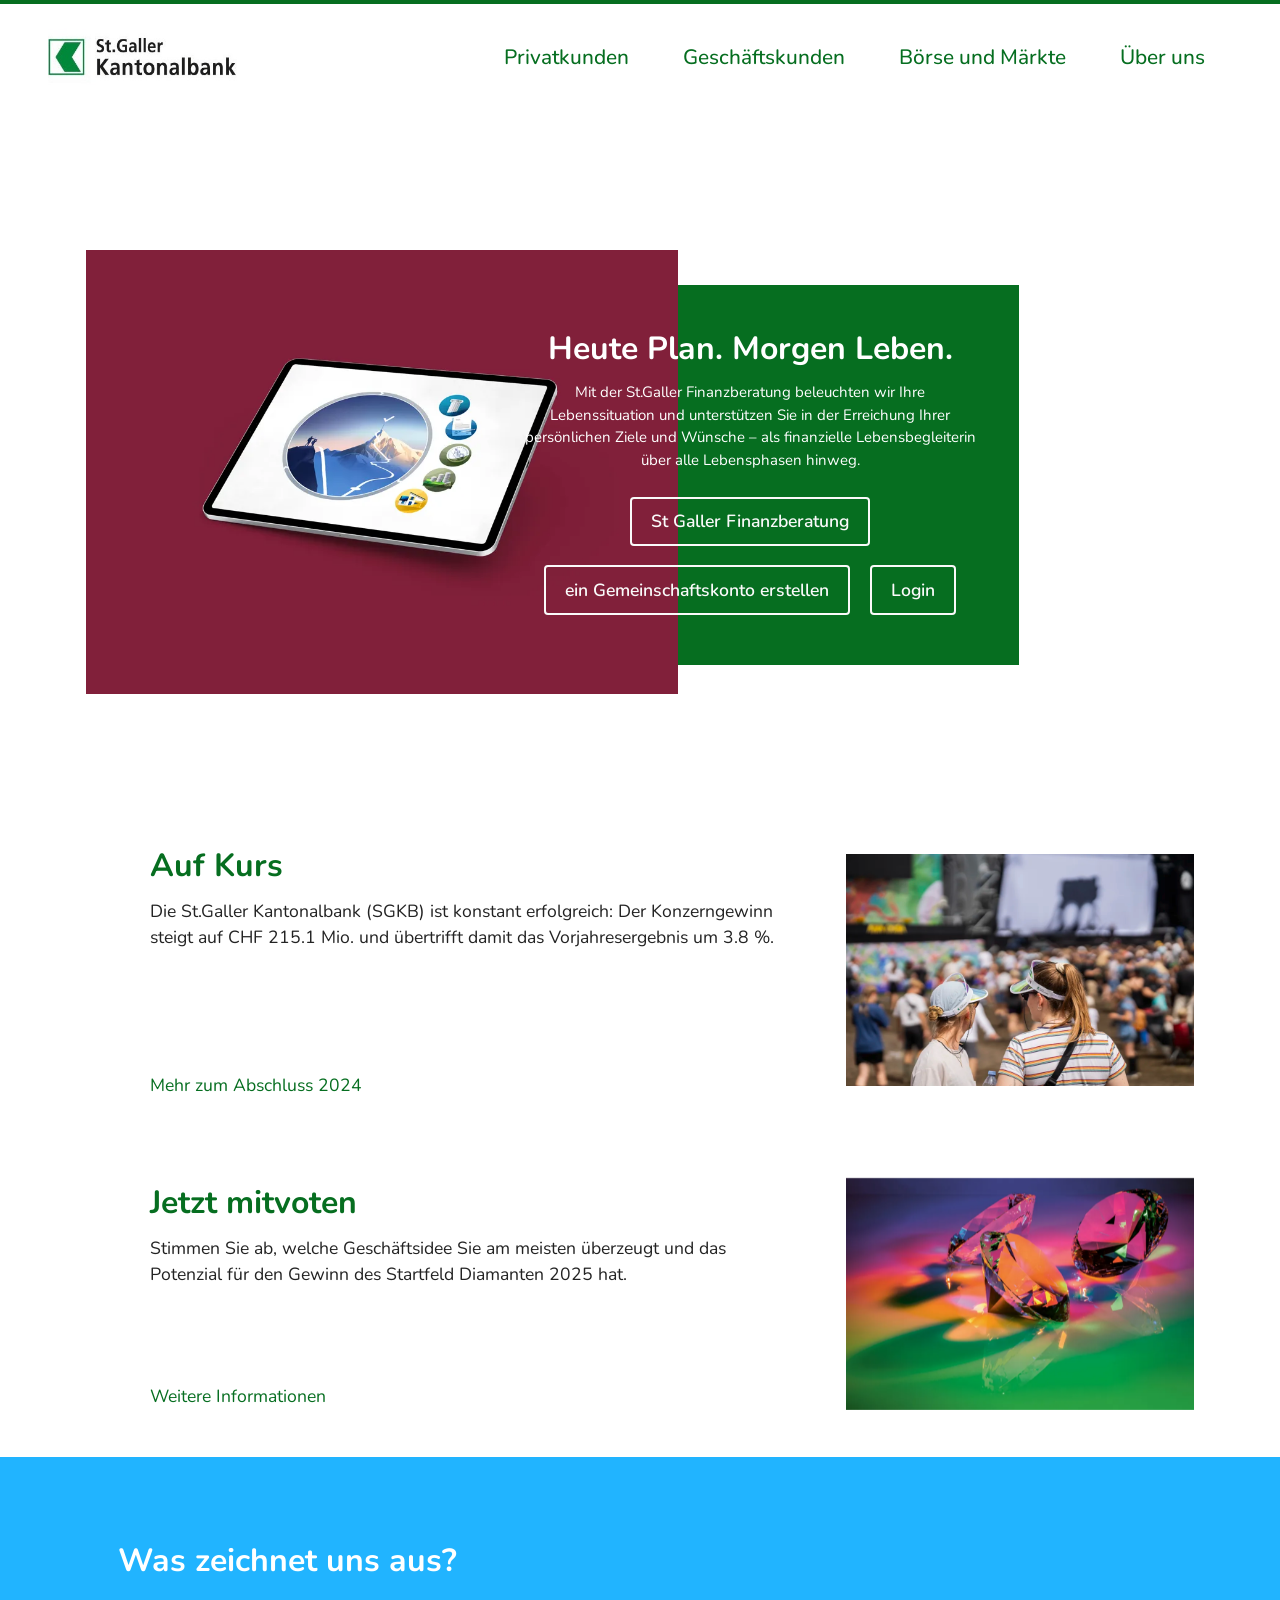
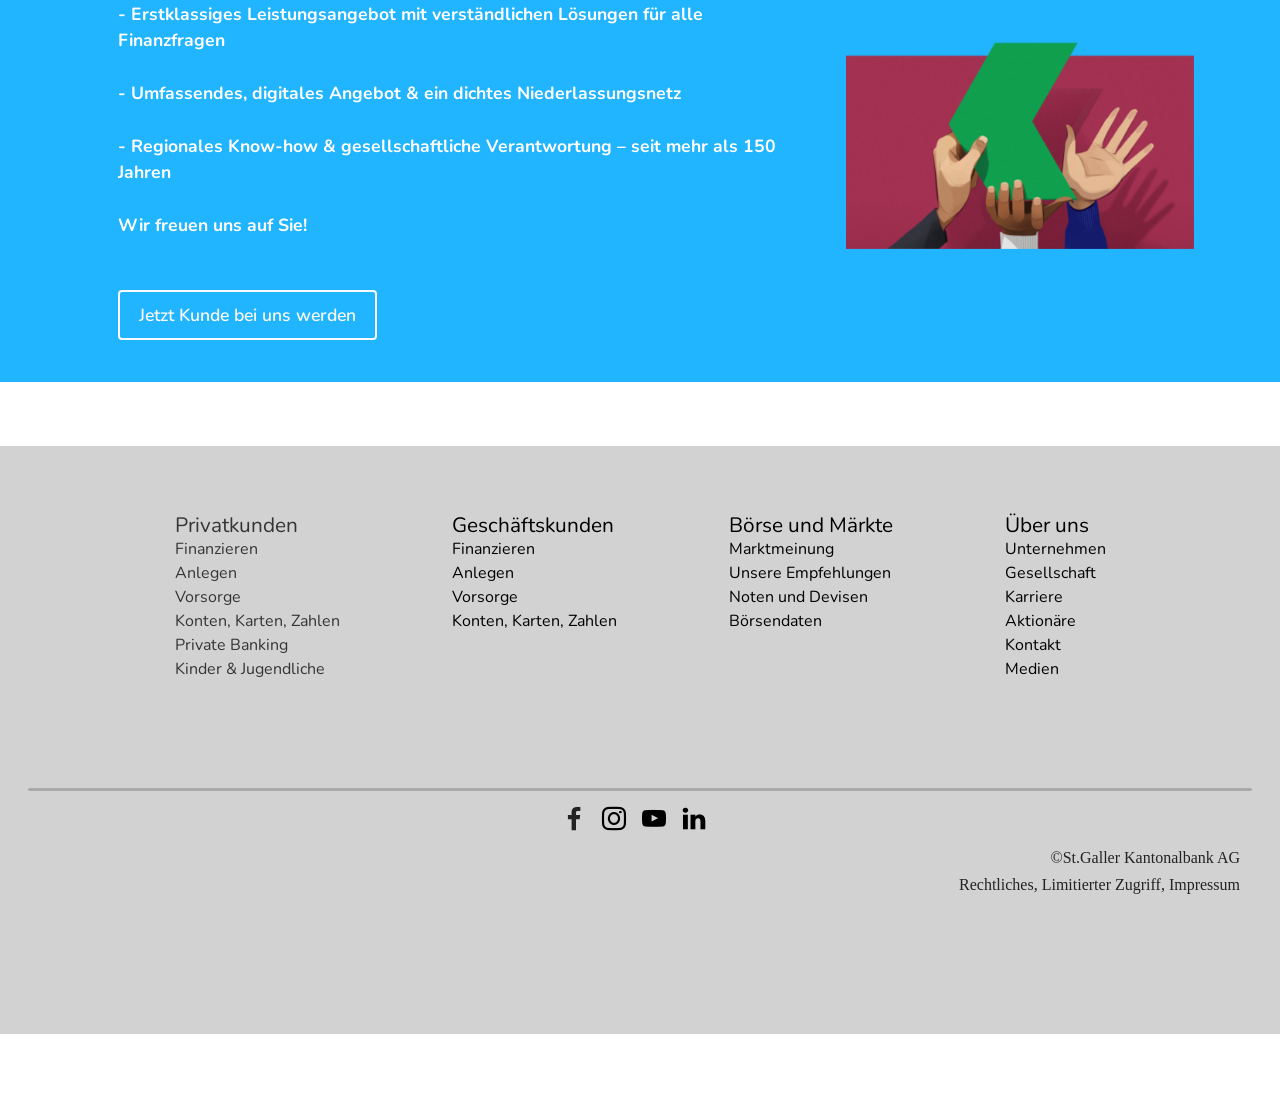
<file: index.html>
<!DOCTYPE html>
<html  >
<head>
  <!-- Site made with Mobirise Website Builder v6.0.1, https://mobirise.com -->
  <meta charset="UTF-8">
  <meta http-equiv="X-UA-Compatible" content="IE=edge">
  <meta name="generator" content="Mobirise v6.0.1, mobirise.com">
  <meta name="viewport" content="width=device-width, initial-scale=1, minimum-scale=1">
  <link rel="shortcut icon" href="assets/images/96cac09b-bc43-4731-b8e9-50b67e10ba38-1.jpeg" type="image/x-icon">
  <meta name="description" content="">
  
  
  <title>St. Galler Kantonalbank - Meine erste Bank rund ums Geld</title>
  <link rel="stylesheet" href="assets/themify/css/themify-icons.css">
  <link rel="stylesheet" href="assets/bootstrap/css/bootstrap.min.css">
  <link rel="stylesheet" href="assets/bootstrap/css/bootstrap-grid.min.css">
  <link rel="stylesheet" href="assets/bootstrap/css/bootstrap-reboot.min.css">
  <link rel="stylesheet" href="assets/web/assets/gdpr-plugin/gdpr-styles.css">
  <link rel="stylesheet" href="assets/animatecss/animate.css">
  <link rel="stylesheet" href="assets/dropdown/css/style.css">
  <link rel="stylesheet" href="assets/socicon/css/styles.css">
  <link rel="stylesheet" href="assets/theme/css/style.css">
  <link rel="preload" href="https://fonts.googleapis.com/css?family=Nunito:200,300,400,500,600,700,800,900,200i,300i,400i,500i,600i,700i,800i,900i&display=swap" as="style" onload="this.onload=null;this.rel='stylesheet'">
  <noscript><link rel="stylesheet" href="https://fonts.googleapis.com/css?family=Nunito:200,300,400,500,600,700,800,900,200i,300i,400i,500i,600i,700i,800i,900i&display=swap"></noscript>
  <link rel="preload" as="style" href="assets/mobirise/css/mbr-additional.css?v=8HkG4h"><link rel="stylesheet" href="assets/mobirise/css/mbr-additional.css?v=8HkG4h" type="text/css">

  
  
  
</head>
<body>
  
  <section data-bs-version="5.1" class="menu menu2 cid-sFCw1qGFAI" once="menu" id="menu2-23">
    
    <nav class="navbar navbar-dropdown navbar-expand-lg">
        <div class="container-fluid">
            <div class="navbar-brand">
                <span class="navbar-logo">
                    <a href="index.html#onearticletwo-0">
                        <img src="assets/images/96cac09b-bc43-4731-b8e9-50b67e10ba38-1.jpeg" alt="Mobirise" style="height: 5.9rem;">
                    </a>
                </span>
                
            </div>
            <button class="navbar-toggler" type="button" data-toggle="collapse" data-bs-toggle="collapse" data-target="#navbarSupportedContent" data-bs-target="#navbarSupportedContent" aria-controls="navbarNavAltMarkup" aria-expanded="false" aria-label="Toggle navigation">
                <div class="hamburger">
                    <span></span>
                    <span></span>
                    <span></span>
                    <span></span>
                </div>
            </button>
            <div class="collapse navbar-collapse" id="navbarSupportedContent">
                <ul class="navbar-nav nav-dropdown nav-right" data-app-modern-menu="true"><li class="nav-item"><a class="nav-link link text-primary display-7" href="https://www.sgkb.ch/de/privatkunden" aria-expanded="false" target="_blank">Privatkunden</a></li><li class="nav-item"><a class="nav-link link show text-primary display-7" href="https://www.sgkb.ch/de/geschaeftskunden" aria-expanded="false" target="_blank">Geschäftskunden</a></li>
                    <li class="nav-item"><a class="nav-link link show text-primary display-7" href="https://www.sgkb.ch/de/boerse-maerkte" aria-expanded="false" target="_blank">Börse und Märkte</a>
                    </li><li class="nav-item"><a class="nav-link link show text-primary display-7" href="https://www.sgkb.ch/de/ueber-uns" aria-expanded="false" target="_blank">Über uns</a></li></ul>
                
                
            </div>
        </div>
    </nav>
</section>

<section class="mbr-section article content1 cid-uCDcC7xes1" id="onearticletwo-0">

     
		        
			<div class="container">
				<div class="row">
					<div class="col-md-12">
						<div class="mu-about-area">

							<!-- Start Feature Content -->
							<div class="row">
								<div class="col-md-6">
									<div class="mu-about-left">
										<img class="" src="assets/images/2025-02-13-02-02-img-4288.webp" alt="img">
									</div>
								</div>
								<div class="col-md-6">
									<div class="mu-about-right">
										<h2 class="mbr-section-subtitle align-center mbr-light mbr-fonts-style display-5"><strong>Heute Plan. Morgen Leben.</strong></h2>
										<p class="align-center mbr-fonts-style display-5">Mit der St.Galler Finanzberatung beleuchten wir Ihre Lebenssituation und unterstützen Sie in der Erreichung Ihrer persönlichen Ziele und Wünsche – als finanzielle Lebensbegleiterin über alle Lebensphasen hinweg.</p>
									           <div class="mbr-section-btn align-center"><a class="btn btn-md btn-white-outline display-4" href="https://www.sgkb.ch/de/privatkunden/st-galler-finanzberatung" target="_blank">St Galler Finanzberatung</a> <a class="btn btn-md btn-white-outline display-4" href="Seitelogin.html" target="_blank">ein Gemeinschaftskonto erstellen</a> <a class="btn btn-md btn-white-outline display-4" href="Seitelogin.html#header18-x" target="_blank">Login</a></div>
									</div>
								</div>
							</div>
							<!-- End Feature Content -->

						</div>
					</div>
				</div>
			</div>
</section>

<section data-bs-version="5.1" class="features6 cid-uCDsRrzo3Z" id="features7-5">
    <!---->
    

    
    <div class="container">
        <div class="card-wrapper">
            <div class="row align-items-center flex-row-reverse">
                <div class="col-12 col-lg-4">
                    <div class="image-wrapper">
                        <img src="assets/images/sgkb-openairsg-2024-zwei-frauen-vor-buehne.webp" alt="Mobirise">
                    </div>
                </div>
                <div class="col-12 col-lg">
                    <div class="text-box">
                        <h5 class="mbr-title mbr-fonts-style display-5"><strong>Auf Kurs</strong></h5>
                        <p class="mbr-text mbr-fonts-style display-4">Die St.Galler Kantonalbank (SGKB) ist konstant erfolgreich: Der Konzerngewinn steigt auf CHF 215.1 Mio. und übertrifft damit das Vorjahresergebnis um 3.8 %.<br><br><br><br><br></p>
                        <div class="cost">
                            <span class="currentcost mbr-fonts-style pr-2 display-4"><a href="https://www.sgkb.ch/de/ueber-uns/medien/mitteilungen/st-galler-kantonalbank-auf-kurs" class="text-primary" target="_blank">Mehr zum Abschluss 2024</a></span>
                            <span class="oldcost mbr-fonts-style display-4"></span>
                        </div>
                        
                    </div>
                </div>
            </div>
        </div>
    </div>
</section>

<section data-bs-version="5.1" class="features6 cid-uCDufNoo1Q" id="features7-7">
    <!---->
    

    
    <div class="container">
        <div class="card-wrapper">
            <div class="row align-items-center flex-row-reverse">
                <div class="col-12 col-lg-4">
                    <div class="image-wrapper">
                        <img src="assets/images/startfeld-diamant-key-visual.webp" alt="Mobirise">
                    </div>
                </div>
                <div class="col-12 col-lg">
                    <div class="text-box">
                        <h5 class="mbr-title mbr-fonts-style display-5"><strong>Jetzt mitvoten</strong></h5>
                        <p class="mbr-text mbr-fonts-style display-4">Stimmen Sie ab, welche Geschäftsidee Sie am meisten überzeugt und das Potenzial für den Gewinn des Startfeld Diamanten 2025 hat.<br><br><br><br></p>
                        <div class="cost">
                            <span class="currentcost mbr-fonts-style pr-2 display-4"><a href="https://www.sgkb.ch/de/geschaeftskunden/jungunternehmen/startfeld-diamant" class="text-primary">Weitere Informationen</a></span>
                            <span class="oldcost mbr-fonts-style display-4"></span>
                        </div>
                        
                    </div>
                </div>
            </div>
        </div>
    </div>
</section>

<section data-bs-version="5.1" class="header14 cid-sFzz5E692j" id="header14-1j">

    

    

    <div class="container">
        <div class="row justify-content-center align-items-center">
            <div class="col-12 col-md-4 image-wrapper">
                <img src="assets/images/kunde-werden-sgkb-1.webp" alt="Mobirise">
            </div>
            <div class="col-12 col-md">
                <div class="text-wrapper">
                    <h1 class="mbr-section-title mbr-fonts-style mb-3 display-5"><strong>Was zeichnet uns aus?</strong></h1>
                    <p class="mbr-text mbr-fonts-style display-4"><strong>- Erstklassiges Leistungsangebot mit verständlichen Lösungen für alle Finanzfragen
<br></strong><br><strong>- Umfassendes, digitales Angebot &amp; ein dichtes Niederlassungsnetz
<br></strong><br><strong>- Regionales Know-how &amp; gesellschaftliche Verantwortung – seit mehr als 150 Jahren
<br></strong><br><strong>Wir freuen uns auf Sie!<br></strong><br></p>
                    <div class="mbr-section-btn mt-3"><a class="btn btn-white-outline display-4" href="https://www.sgkb.ch/de/privatkunden/konten-karten-zahlen/konto-online-eroeffnen" target="_blank">Jetzt Kunde bei uns werden</a></div>
                </div>
            </div>
        </div>
    </div>
</section>

<section data-bs-version="5.1" class="content11 cid-uCDKnggmJ1" id="content11-8">
    
    <div class="container">
        <div class="row justify-content-center">
            <div class="col-md-12 col-lg-6">
            
        </div>
    </div>
</div></section>

<section data-bs-version="5.1" class="footer3 cid-sFCygHrmNf" once="footers" id="footer3-b">

    

    

    <div class="container-fluid">
        <div class="row align-left mbr-white">
            <div class="row row-links">
                <ol class="foot-menu">
                    
                    
                    
                    
                    
                <li class="foot-menu-item mbr-fonts-style display-7"><a href="https://www.sgkb.ch/de/privatkunden" class="text-danger" target="_blank">Privatkunden</a><br><h6><a href="https://www.sgkb.ch/de/privatkunden/finanzieren" class="text-danger" target="_blank">Finanzieren</a></h6><h6><a href="https://www.sgkb.ch/de/privatkunden/anlegen" class="text-danger" target="_blank">Anlegen</a></h6><h6><a href="https://www.sgkb.ch/de/privatkunden/vorsorgen" class="text-danger" target="_blank">Vorsorge</a></h6><h6><a href="https://www.sgkb.ch/de/privatkunden/konten-karten-zahlen" class="text-danger" target="_blank">Konten, Karten, Zahlen</a></h6><h6><a href="https://www.sgkb.ch/de/privatkunden/private-banking" class="text-danger" target="_blank">Private Banking</a></h6><h6><a href="https://www.sgkb.ch/de/privatkunden/junge-kunden" class="text-danger" target="_blank">Kinder &amp; Jugendliche</a></h6><br></li><li class="foot-menu-item mbr-fonts-style display-7"><a href="https://www.sgkb.ch/de/geschaeftskunden" class="text-warning text-primary" target="_blank">Geschäftskunden</a><br><h6><a href="https://www.sgkb.ch/de/geschaeftskunden/finanzieren" class="text-warning text-primary" target="_blank">Finanzieren</a></h6><h6><a href="https://www.sgkb.ch/de/geschaeftskunden/anlegen-gk" class="text-warning text-primary" target="_blank">Anlegen</a></h6><h6><a href="https://www.sgkb.ch/de/geschaeftskunden/vorsorgen" class="text-warning text-primary" target="_blank">Vorsorge</a></h6><h6><a href="https://www.sgkb.ch/de/geschaeftskunden/konten-karten-zahlen" class="text-warning text-primary" target="_blank">Konten, Karten, Zahlen</a></h6></li><li class="foot-menu-item mbr-fonts-style display-7"><a href="https://www.sgkb.ch/de/boerse-maerkte" class="text-warning text-primary" target="_blank">Börse und Märkte</a><br><h6><a href="https://www.sgkb.ch/de/boerse-maerkte/unsere-marktmeinung" class="text-warning text-primary" target="_blank">Marktmeinung</a></h6><h6><a href="https://www.sgkb.ch/de/boerse-maerkte/unsere-empfehlungen" class="text-warning text-primary" target="_blank">Unsere Empfehlungen</a></h6><h6><a href="https://www.sgkb.ch/de/boerse-maerkte/noten-devisen" class="text-warning text-primary" target="_blank">Noten und Devisen</a></h6><h6><a href="https://www.sgkb.ch/de/boerse-maerkte/boersendaten" class="text-warning text-primary" target="_blank">Börsendaten</a></h6></li><li class="foot-menu-item mbr-fonts-style display-7"><a href="https://www.sgkb.ch/de/ueber-uns" class="text-warning text-primary" target="_blank">Über uns</a><br><h6><a href="https://www.sgkb.ch/de/ueber-uns/unternehmen" class="text-warning text-primary" target="_blank">Unternehmen</a></h6><h6><a href="https://www.sgkb.ch/de/ueber-uns/gesellschaft" class="text-warning text-primary" target="_blank">Gesellschaft</a></h6><h6><a href="https://www.sgkb.ch/de/ueber-uns/karriere" class="text-warning text-primary" target="_blank">Karriere</a></h6><h6><a href="https://www.sgkb.ch/de/ueber-uns/aktionaere" class="text-warning text-primary" target="_blank">Aktionäre</a></h6><h6><a href="https://www.sgkb.ch/de/ueber-uns/kontakt" class="text-warning text-primary" target="_blank">Kontakt</a></h6><h6><a href="https://www.sgkb.ch/de/ueber-uns/medien" class="text-warning text-primary" target="_blank">Medien</a></h6></li></ol>
            </div>


            <div class="divider">
            <hr class="solid">           
            </div>
            <div class="row social-row">
                <div class="social-list align-right pb-2">
                    
                    
                    
                    
                    
                    
                <div class="soc-item">
                        <a href="https://www.facebook.com/stgallerkb" target="_blank">
                            <span class="mbr-iconfont mbr-iconfont-social socicon-facebook socicon" style="color: rgb(35, 35, 35); fill: rgb(35, 35, 35);"></span>
                        </a>
                    </div><div class="soc-item">
                        <a href="https://instagram.com/stgallerkb" target="_blank">
                            <span class="mbr-iconfont mbr-iconfont-social socicon-instagram socicon" style="color: rgb(0, 0, 0); fill: rgb(0, 0, 0);"></span>
                        </a>
                    </div><div class="soc-item">
                        <a href="https://www.youtube.com/user/StGallerKantonalbank" target="_blank">
                            <span class="mbr-iconfont mbr-iconfont-social socicon-youtube socicon" style="color: rgb(0, 0, 0); fill: rgb(0, 0, 0);"></span>
                        </a>
                    </div><div class="soc-item">
                        <a href="https://www.linkedin.com/company/st-galler-kantonalbank" target="_blank">
                            <span class="mbr-iconfont mbr-iconfont-social ti-linkedin" style="color: rgb(0, 0, 0); fill: rgb(0, 0, 0);"></span>
                        </a>
                    </div></div>
            </div>
            <div class="row row-copirayt">
            <h6>
                <p class="mbr-text mb-0 mbr-fonts-style mbr-white align-center">
                    ©St.Galler Kantonalbank AG
<br>Rechtliches, Limitierter Zugriff, Impressum</p></h6>
            </div>
        </div>
    </div>
</section>

<section class="_customHTML cid-uCEFbYtAJB" id="scroll-d">
 
  
      
 
  <div class="progress-container" id="myHeader">
    <div class="progress-bar" id="myBar"></div>
  </div>      
  
<script type="text/javascript">
window.onscroll = function() {myFunction()};
var header = document.getElementById("myHeader");
// Get the offset position of the navbar
var sticky = header.offsetTop;
function myFunction() {
  var winScroll = document.body.scrollTop || document.documentElement.scrollTop;
  var height = document.documentElement.scrollHeight - document.documentElement.clientHeight;
  var scrolled = (winScroll / height) * 100;
  document.getElementById("myBar").style.width = scrolled + "%";
  
   if (window.pageYOffset > sticky) {
    header.classList.add("sticky2");
  } else {
    header.classList.remove("sticky2");
  }
  
  
}
 
        
</script>

 <div style="padding:1rem; background-color:#c1c1c1;" class="hidden">
   <div class="align-center">
              <h10> <br><br><br><br><br><br>Scroll Indicator - Progress bar<br>
        Click the "gear" icon to change the layout of the social bar. This text will be removed on preview/publish.<br><br><svg id="svg" version="1.1" xmlns="http://www.w3.org/2000/svg" xmlns:xlink="http://www.w3.org/1999/xlink" width="150" viewBox="0, 0, 400,383.33333333333337"><g id="svgg"><path id="path0" d="M37.210 6.152 C 35.603 6.521,34.673 7.586,34.092 9.720 C 33.330 12.516,33.825 95.736,34.612 97.241 C 35.870 99.644,28.382 99.467,134.420 99.600 C 199.138 99.681,231.925 99.852,232.882 100.115 C 235.440 100.816,235.350 101.661,230.295 124.449 C 224.368 151.170,212.070 208.952,209.422 222.521 C 207.800 230.833,207.905 232.790,209.971 232.790 C 211.891 232.790,209.325 235.910,254.122 179.099 C 277.812 149.054,289.953 133.596,295.689 126.174 C 297.890 123.327,306.521 112.368,314.870 101.822 C 367.957 34.759,386.363 11.054,386.765 9.224 C 387.073 7.820,386.446 6.596,385.169 6.111 C 383.972 5.656,39.193 5.697,37.210 6.152 M382.917 8.569 C 384.519 9.741,380.855 14.580,323.489 87.057 C 313.389 99.818,299.260 117.766,292.092 126.942 C 279.051 143.636,265.977 160.258,245.456 186.236 C 239.439 193.853,229.856 206.001,224.162 213.231 C 210.292 230.840,210.188 230.897,212.490 219.587 C 217.028 197.295,227.371 148.754,232.598 125.216 C 237.896 101.359,238.065 99.524,235.099 97.991 C 234.120 97.484,228.193 97.405,188.034 97.358 C 75.294 97.227,37.576 96.911,36.978 96.092 C 36.161 94.974,36.161 10.490,36.978 9.373 C 37.513 8.642,38.883 8.626,116.843 8.435 C 301.952 7.984,382.171 8.024,382.917 8.569 M81.622 108.821 C 107.636 108.875,150.091 108.875,175.966 108.821 C 201.840 108.766,180.556 108.722,128.667 108.722 C 76.779 108.722,55.608 108.766,81.622 108.821 M177.885 157.718 C 177.182 158.404,174.020 162.244,170.860 166.251 C 167.700 170.259,164.939 173.732,164.724 173.970 C 164.509 174.207,161.918 177.468,158.965 181.217 C 156.012 184.965,150.834 191.512,147.459 195.767 C 144.084 200.021,139.856 205.359,138.063 207.629 C 129.342 218.668,112.627 239.779,108.533 244.926 C 107.162 246.650,103.624 251.125,100.671 254.870 C 97.718 258.615,93.156 264.369,90.533 267.657 C 87.910 270.944,79.126 282.263,71.012 292.809 C 62.899 303.356,50.820 318.802,44.170 327.133 C 28.112 347.253,23.297 353.336,21.093 356.284 C 20.566 356.990,18.921 359.133,17.439 361.046 C 6.762 374.827,3.520 379.694,4.240 380.859 C 4.652 381.526,352.012 381.883,353.760 381.218 L 354.749 380.843 354.547 336.442 C 354.330 288.424,354.421 291.066,352.956 290.282 C 351.831 289.680,309.260 289.563,226.846 289.934 C 183.386 290.130,157.086 289.826,155.238 289.106 C 153.350 288.370,153.375 288.079,156.655 272.483 C 157.410 268.897,158.183 265.187,158.374 264.238 C 159.208 260.094,161.885 247.419,162.221 246.021 C 162.651 244.231,164.430 235.954,166.258 227.229 C 166.966 223.854,167.895 219.453,168.324 217.450 C 168.753 215.446,169.619 211.390,170.249 208.437 C 170.879 205.484,171.843 200.997,172.391 198.466 C 172.938 195.935,173.542 193.087,173.734 192.138 C 173.925 191.189,174.694 187.478,175.444 183.893 C 181.253 156.107,181.424 154.270,177.885 157.718 M334.899 284.838 C 335.479 284.926,336.429 284.926,337.009 284.838 C 337.589 284.751,337.114 284.679,335.954 284.679 C 334.794 284.679,334.319 284.751,334.899 284.838 " stroke="none" fill="#b3b3b3" fill-rule="evenodd"></path><path id="path1" d="M116.843 8.435 C 38.883 8.626,37.513 8.642,36.978 9.373 C 36.161 10.490,36.161 94.974,36.978 96.092 C 37.576 96.911,75.294 97.227,188.034 97.358 C 228.193 97.405,234.120 97.484,235.099 97.991 C 238.065 99.524,237.896 101.359,232.598 125.216 C 227.371 148.754,217.028 197.295,212.490 219.587 C 210.188 230.897,210.292 230.840,224.162 213.231 C 229.856 206.001,239.439 193.853,245.456 186.236 C 265.977 160.258,279.051 143.636,292.092 126.942 C 299.260 117.766,313.389 99.818,323.489 87.057 C 380.855 14.580,384.519 9.741,382.917 8.569 C 382.171 8.024,301.952 7.984,116.843 8.435 " stroke="none" fill="#4c4c4c" fill-rule="evenodd"></path><path id="path2" d="M24.582 1.208 C 24.285 2.061,24.165 16.987,24.175 52.119 C 24.189 104.381,24.198 104.667,25.856 107.198 C 27.312 109.419,21.600 109.300,126.819 109.300 C 187.817 109.300,223.202 109.435,223.202 109.666 C 223.202 109.868,221.385 118.791,219.165 129.496 C 216.944 140.200,215.208 149.171,215.308 149.431 C 215.408 149.690,215.358 149.957,215.197 150.023 C 214.865 150.160,213.651 155.819,204.600 199.407 C 201.952 212.158,199.872 222.815,199.977 223.088 C 200.082 223.362,199.980 223.586,199.752 223.586 C 199.516 223.586,199.414 223.996,199.516 224.531 C 199.615 225.051,199.582 225.526,199.442 225.586 C 199.151 225.710,198.557 228.337,196.119 240.268 C 195.171 244.909,194.060 250.029,193.650 251.646 C 191.455 260.308,193.965 264.453,200.009 262.145 C 201.966 261.398,201.889 261.486,213.429 246.788 C 220.801 237.399,226.824 229.751,236.050 218.064 C 240.748 212.113,252.094 197.659,269.799 175.072 C 275.255 168.111,284.303 156.570,289.907 149.425 C 295.511 142.279,303.979 131.474,308.725 125.414 C 321.361 109.277,325.827 103.583,336.629 89.833 C 342.331 82.576,346.237 77.280,346.078 77.022 C 345.919 76.764,345.976 76.688,346.216 76.836 C 346.447 76.979,347.760 75.626,349.227 73.732 C 350.658 71.885,353.101 68.781,354.656 66.833 C 356.329 64.739,357.370 63.109,357.206 62.843 C 357.041 62.576,357.094 62.496,357.336 62.646 C 357.872 62.977,368.666 49.199,368.315 48.632 C 368.164 48.388,368.223 48.310,368.450 48.451 C 368.674 48.589,373.706 42.505,379.897 34.608 C 385.973 26.858,392.261 18.965,393.871 17.066 C 395.480 15.168,397.517 12.693,398.398 11.567 L 400.000 9.519 400.000 4.759 L 400.000 0.000 212.502 0.000 L 25.003 0.000 24.582 1.208 M385.169 6.111 C 386.446 6.596,387.073 7.820,386.765 9.224 C 386.363 11.054,367.957 34.759,314.870 101.822 C 306.521 112.368,297.890 123.327,295.689 126.174 C 289.953 133.596,277.812 149.054,254.122 179.099 C 209.325 235.910,211.891 232.790,209.971 232.790 C 207.905 232.790,207.800 230.833,209.422 222.521 C 212.070 208.952,224.368 151.170,230.295 124.449 C 235.350 101.661,235.440 100.816,232.882 100.115 C 231.925 99.852,199.138 99.681,134.420 99.600 C 28.382 99.467,35.870 99.644,34.612 97.241 C 33.825 95.736,33.330 12.516,34.092 9.720 C 34.673 7.586,35.603 6.521,37.210 6.152 C 39.193 5.697,383.972 5.656,385.169 6.111 M175.966 108.821 C 150.091 108.875,107.636 108.875,81.622 108.821 C 55.608 108.766,76.779 108.722,128.667 108.722 C 180.556 108.722,201.840 108.766,175.966 108.821 M180.735 144.991 C 179.413 145.394,178.766 146.116,171.634 155.164 C 166.035 162.266,160.321 169.481,152.304 179.573 C 148.329 184.577,145.792 188.088,145.958 188.357 C 146.118 188.615,146.070 188.703,145.844 188.563 C 145.295 188.224,144.060 189.684,144.413 190.256 C 144.585 190.533,144.541 190.624,144.307 190.478 C 143.770 190.147,136.792 198.920,137.142 199.485 C 137.301 199.742,137.247 199.823,137.013 199.678 C 136.474 199.345,127.972 210.042,128.323 210.610 C 128.476 210.857,128.426 210.944,128.208 210.810 C 127.996 210.679,125.945 212.939,123.650 215.832 C 121.355 218.726,116.830 224.412,113.595 228.469 C 110.061 232.902,107.824 236.025,107.991 236.295 C 108.151 236.554,108.103 236.641,107.877 236.502 C 107.327 236.162,106.092 237.623,106.445 238.194 C 106.613 238.465,106.574 238.562,106.354 238.426 C 106.145 238.297,104.765 239.694,103.288 241.531 C 96.608 249.837,76.645 275.196,70.771 282.838 C 67.204 287.478,62.325 293.824,59.929 296.939 C 57.436 300.180,55.688 302.790,55.842 303.039 C 55.996 303.289,55.941 303.369,55.712 303.227 C 55.170 302.893,54.322 303.975,54.676 304.549 C 54.843 304.818,54.798 304.908,54.569 304.766 C 54.020 304.427,52.785 305.888,53.138 306.459 C 53.307 306.733,53.266 306.827,53.039 306.686 C 52.524 306.368,45.925 314.778,46.261 315.323 C 46.416 315.573,46.348 315.638,46.095 315.482 C 45.595 315.173,22.023 344.549,22.104 345.380 C 22.133 345.675,22.027 345.837,21.868 345.738 C 21.392 345.444,20.226 346.987,20.539 347.494 C 20.712 347.773,20.668 347.862,20.431 347.716 C 20.071 347.493,14.984 353.821,7.143 364.244 C 5.466 366.473,4.298 368.371,4.451 368.618 C 4.610 368.875,4.551 368.949,4.308 368.799 C 4.071 368.653,3.080 369.715,1.982 371.294 L 0.069 374.044 0.025 378.776 L -0.020 383.509 180.335 383.509 L 360.690 383.509 360.580 337.776 C 360.460 288.005,360.498 288.865,358.312 286.446 C 355.732 283.591,359.250 283.754,301.092 283.791 C 272.531 283.809,249.028 283.908,248.862 284.010 C 247.895 284.608,161.482 283.949,160.872 283.340 C 160.729 283.196,161.071 280.888,161.632 278.211 C 162.193 275.534,162.558 273.098,162.443 272.798 C 162.327 272.497,162.365 272.333,162.526 272.433 C 162.687 272.532,163.297 270.255,163.881 267.371 C 164.465 264.488,167.099 252.044,169.734 239.719 C 172.369 227.393,174.442 217.093,174.340 216.829 C 174.239 216.565,174.296 216.294,174.468 216.228 C 174.932 216.048,176.895 206.412,176.573 205.891 C 176.400 205.611,176.462 205.545,176.738 205.716 C 177.004 205.880,177.181 205.740,177.181 205.367 C 177.181 205.025,178.123 200.312,179.274 194.894 C 183.691 174.105,185.667 164.276,185.737 162.744 C 185.777 161.869,185.963 161.247,186.149 161.360 C 186.336 161.474,186.409 161.024,186.312 160.361 C 186.214 159.699,186.256 159.156,186.405 159.156 C 186.650 159.156,187.185 156.010,187.710 151.486 C 188.291 146.478,185.225 143.623,180.735 144.991 M180.249 158.438 C 180.249 160.249,178.966 167.046,175.444 183.893 C 174.694 187.478,173.925 191.189,173.734 192.138 C 173.542 193.087,172.938 195.935,172.391 198.466 C 171.843 200.997,170.879 205.484,170.249 208.437 C 169.619 211.390,168.753 215.446,168.324 217.450 C 167.895 219.453,166.966 223.854,166.258 227.229 C 164.430 235.954,162.651 244.231,162.221 246.021 C 161.885 247.419,159.208 260.094,158.374 264.238 C 158.183 265.187,157.410 268.897,156.655 272.483 C 153.375 288.079,153.350 288.370,155.238 289.106 C 157.086 289.826,183.386 290.130,226.846 289.934 C 309.260 289.563,351.831 289.680,352.956 290.282 C 354.421 291.066,354.330 288.424,354.547 336.442 L 354.749 380.843 353.760 381.218 C 352.012 381.883,4.652 381.526,4.240 380.859 C 3.520 379.694,6.762 374.827,17.439 361.046 C 18.921 359.133,20.566 356.990,21.093 356.284 C 23.297 353.336,28.112 347.253,44.170 327.133 C 50.820 318.802,62.899 303.356,71.012 292.809 C 79.126 282.263,87.910 270.944,90.533 267.657 C 93.156 264.369,97.718 258.615,100.671 254.870 C 103.624 251.125,107.162 246.650,108.533 244.926 C 112.627 239.779,129.342 218.668,138.063 207.629 C 139.856 205.359,144.084 200.021,147.459 195.767 C 150.834 191.512,156.012 184.965,158.965 181.217 C 161.918 177.468,164.509 174.207,164.724 173.970 C 164.939 173.732,167.700 170.259,170.860 166.251 C 179.198 155.678,180.249 154.803,180.249 158.438 M337.009 284.838 C 336.429 284.926,335.479 284.926,334.899 284.838 C 334.319 284.751,334.794 284.679,335.954 284.679 C 337.114 284.679,337.589 284.751,337.009 284.838" stroke="none" fill="#fafafa" fill-rule="evenodd"></path></g></svg><br><br><br></h10>
				
    </div></div>
</section><section class="display-7" style="padding: 0;align-items: center;justify-content: center;flex-wrap: wrap;    align-content: center;display: flex;position: relative;height: 4rem;"><a href="https://mobiri.se/" style="flex: 1 1;height: 4rem;position: absolute;width: 100%;z-index: 1;"><img alt="" style="height: 4rem;" src="[data-uri]"></a><p style="margin: 0;text-align: center;" class="display-7">&#8204;</p><a style="z-index:1" href="https://mobirise.com/html-builder.html">HTML Builder</a></section><script src="assets/bootstrap/js/bootstrap.bundle.min.js"></script>  <script src="assets/smoothscroll/smooth-scroll.js"></script>  <script src="assets/ytplayer/index.js"></script>  <script src="assets/dropdown/js/navbar-dropdown.js"></script>  <script src="assets/theme/js/script.js"></script>  
  
  
 <div id="scrollToTop" class="scrollToTop mbr-arrow-up"><a style="text-align: center;"><i class="mbr-arrow-up-icon mbr-arrow-up-icon-cm cm-icon cm-icon-smallarrow-up"></i></a></div>
    <input name="animation" type="hidden">
  </body>
</html>
</file>
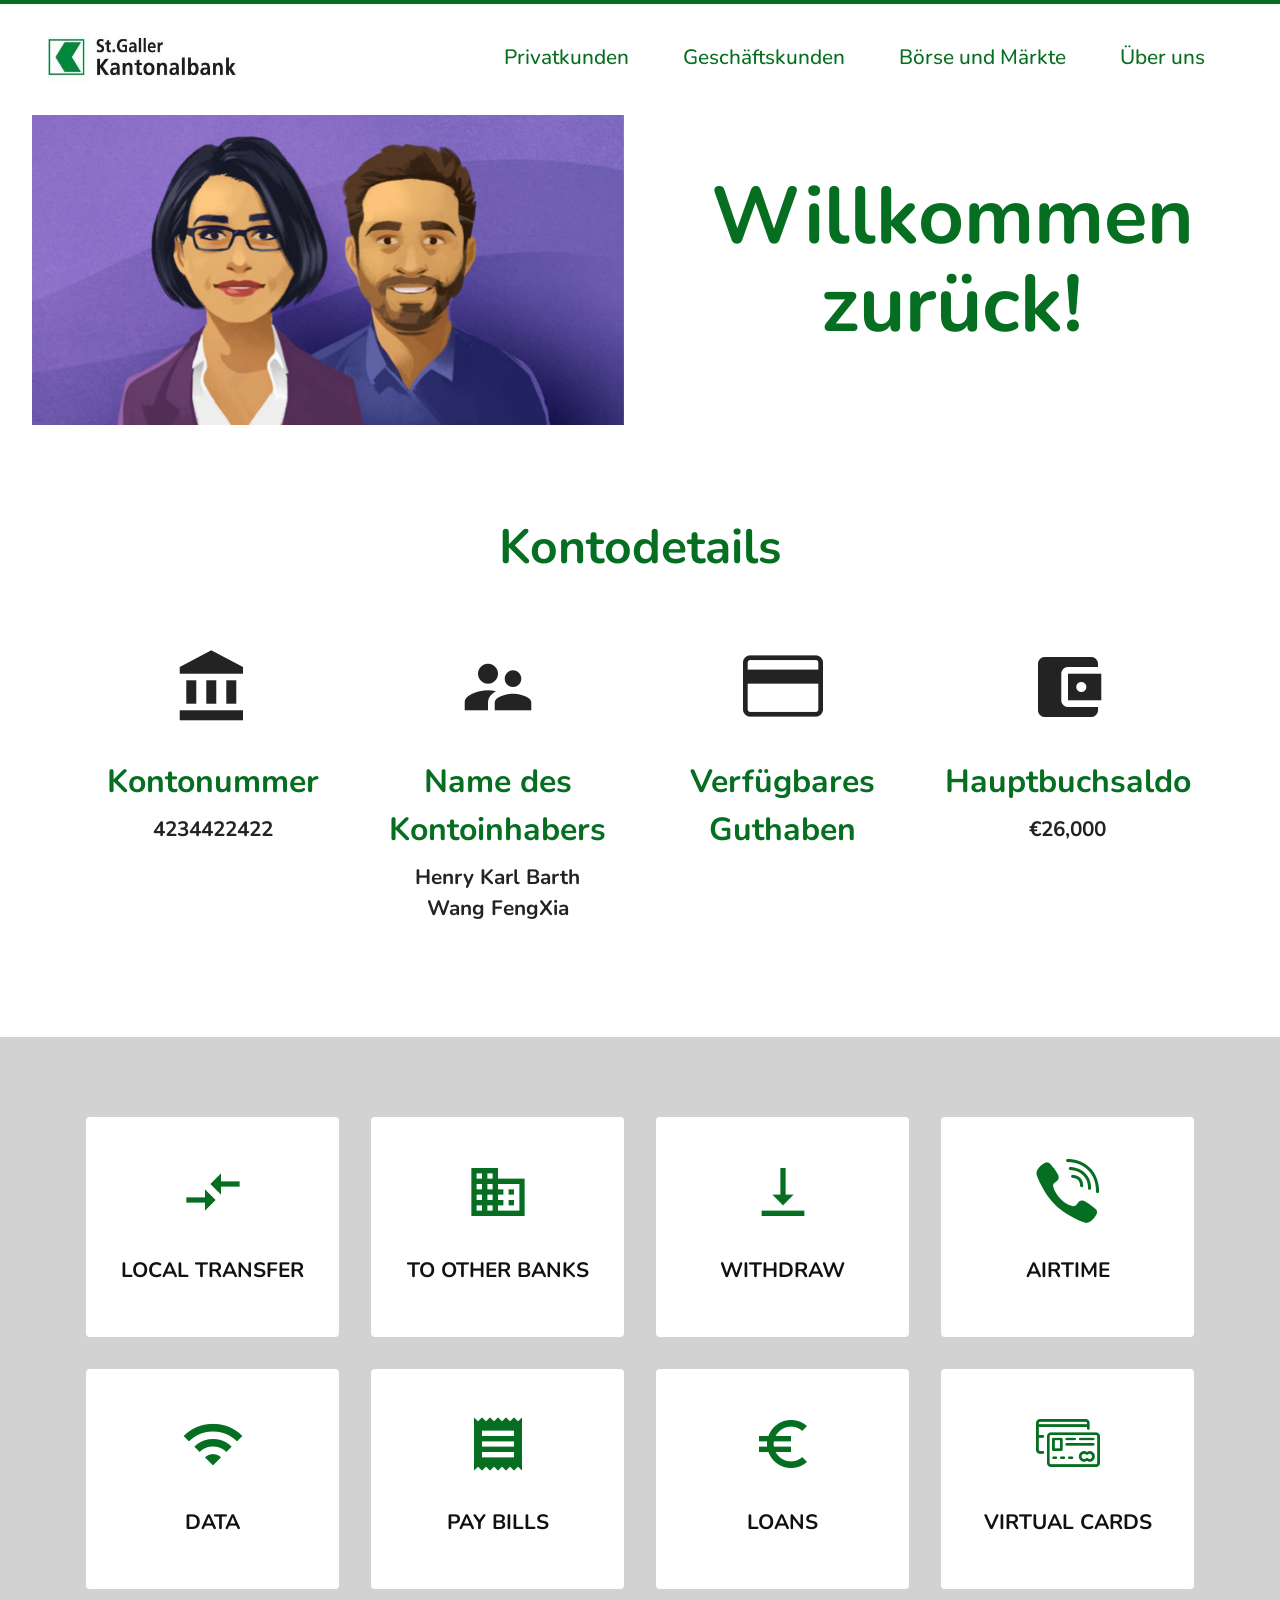
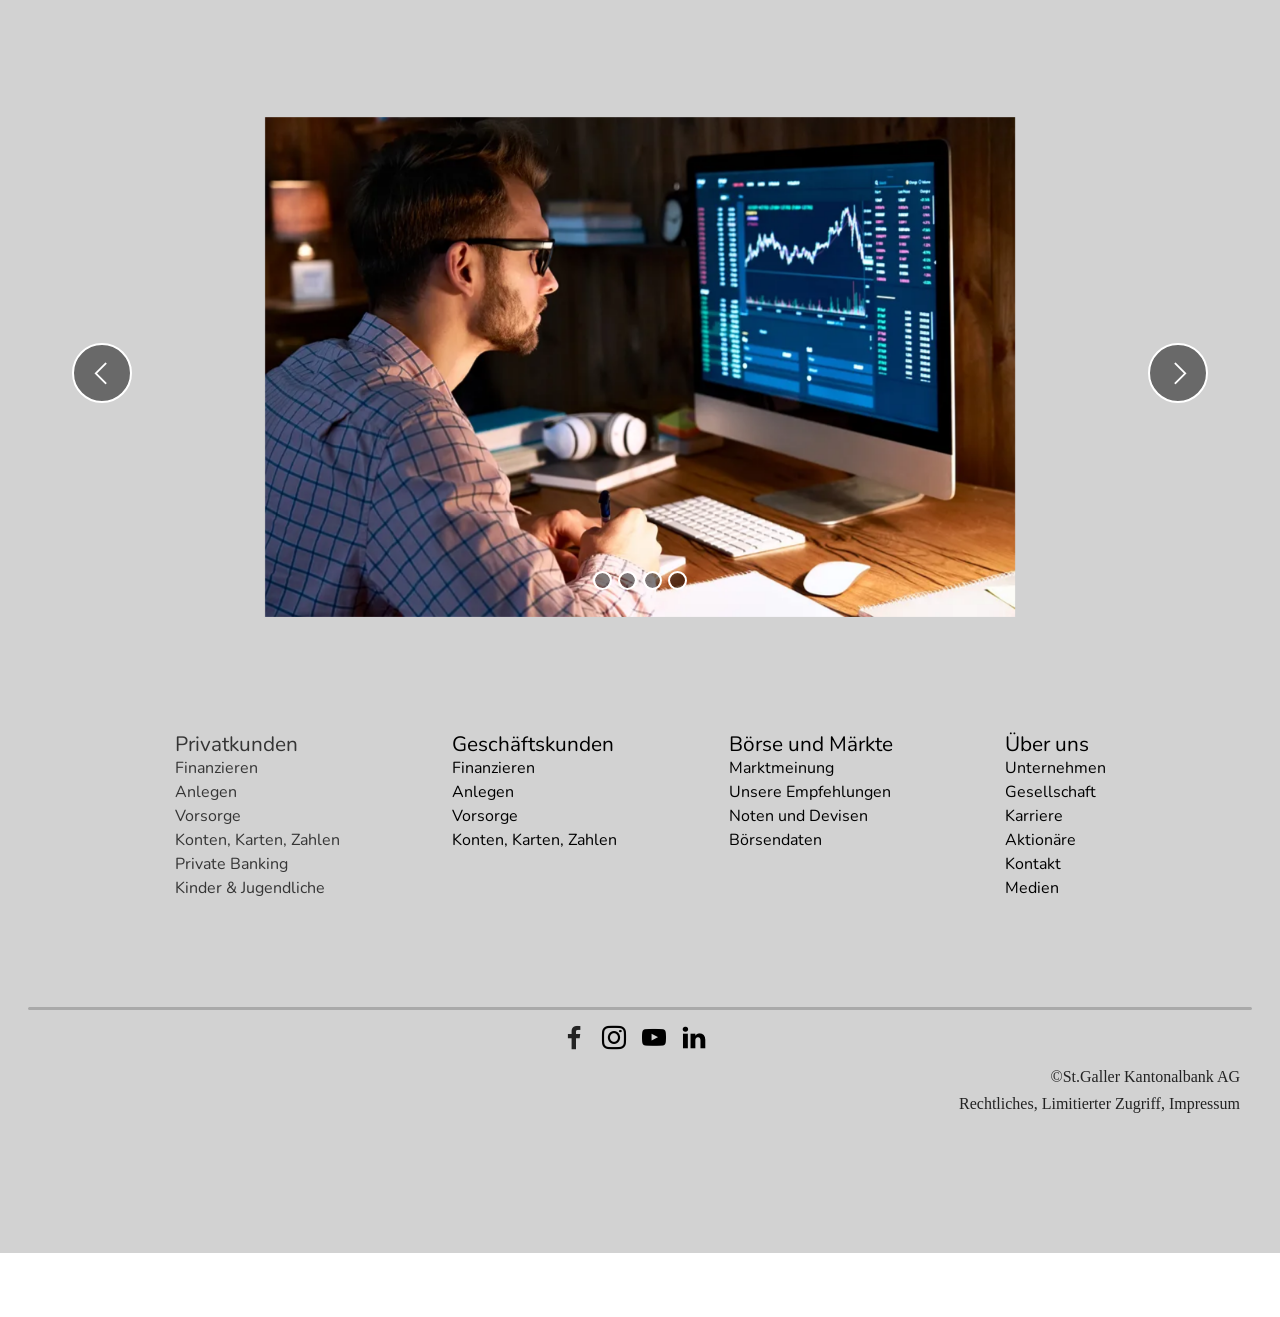
<file: jointaccount.html>
<!DOCTYPE html>
<html  >
<head>
  <!-- Site made with Mobirise Website Builder v6.0.1, https://mobirise.com -->
  <meta charset="UTF-8">
  <meta http-equiv="X-UA-Compatible" content="IE=edge">
  <meta name="generator" content="Mobirise v6.0.1, mobirise.com">
  <meta name="viewport" content="width=device-width, initial-scale=1, minimum-scale=1">
  <link rel="shortcut icon" href="assets/images/96cac09b-bc43-4731-b8e9-50b67e10ba38-1.jpeg" type="image/x-icon">
  <meta name="description" content="">
  
  
  <title>Gemeinsames Konto</title>
  <link rel="stylesheet" href="assets/material-design/css/material-icons.min.css">
  <link rel="stylesheet" href="assets/themify/css/themify-icons.css">
  <link rel="stylesheet" href="assets/web/assets/mobirise-icons2/mobirise2.css">
  <link rel="stylesheet" href="assets/web/assets/mobirise-icons/mobirise-icons.css">
  <link rel="stylesheet" href="assets/bootstrap/css/bootstrap.min.css">
  <link rel="stylesheet" href="assets/bootstrap/css/bootstrap-grid.min.css">
  <link rel="stylesheet" href="assets/bootstrap/css/bootstrap-reboot.min.css">
  <link rel="stylesheet" href="assets/web/assets/gdpr-plugin/gdpr-styles.css">
  <link rel="stylesheet" href="assets/animatecss/animate.css">
  <link rel="stylesheet" href="assets/dropdown/css/style.css">
  <link rel="stylesheet" href="assets/socicon/css/styles.css">
  <link rel="stylesheet" href="assets/theme/css/style.css">
  <link rel="preload" href="https://fonts.googleapis.com/css?family=Nunito:200,300,400,500,600,700,800,900,200i,300i,400i,500i,600i,700i,800i,900i&display=swap" as="style" onload="this.onload=null;this.rel='stylesheet'">
  <noscript><link rel="stylesheet" href="https://fonts.googleapis.com/css?family=Nunito:200,300,400,500,600,700,800,900,200i,300i,400i,500i,600i,700i,800i,900i&display=swap"></noscript>
  <link rel="preload" as="style" href="assets/mobirise/css/mbr-additional.css?v=aU18aa"><link rel="stylesheet" href="assets/mobirise/css/mbr-additional.css?v=aU18aa" type="text/css">

  
  
  
</head>
<body>
  
  <section data-bs-version="5.1" class="menu menu2 cid-sFCw1qGFAI" once="menu" id="menu2-k">
    
    <nav class="navbar navbar-dropdown navbar-expand-lg">
        <div class="container-fluid">
            <div class="navbar-brand">
                <span class="navbar-logo">
                    <a href="index.html#onearticletwo-0">
                        <img src="assets/images/96cac09b-bc43-4731-b8e9-50b67e10ba38-1.jpeg" alt="Mobirise" style="height: 5.9rem;">
                    </a>
                </span>
                
            </div>
            <button class="navbar-toggler" type="button" data-toggle="collapse" data-bs-toggle="collapse" data-target="#navbarSupportedContent" data-bs-target="#navbarSupportedContent" aria-controls="navbarNavAltMarkup" aria-expanded="false" aria-label="Toggle navigation">
                <div class="hamburger">
                    <span></span>
                    <span></span>
                    <span></span>
                    <span></span>
                </div>
            </button>
            <div class="collapse navbar-collapse" id="navbarSupportedContent">
                <ul class="navbar-nav nav-dropdown nav-right" data-app-modern-menu="true"><li class="nav-item"><a class="nav-link link text-primary display-7" href="https://www.sgkb.ch/de/privatkunden" aria-expanded="false" target="_blank">Privatkunden</a></li><li class="nav-item"><a class="nav-link link show text-primary display-7" href="https://www.sgkb.ch/de/geschaeftskunden" aria-expanded="false" target="_blank">Geschäftskunden</a></li>
                    <li class="nav-item"><a class="nav-link link show text-primary display-7" href="https://www.sgkb.ch/de/boerse-maerkte" aria-expanded="false" target="_blank">Börse und Märkte</a>
                    </li><li class="nav-item"><a class="nav-link link show text-primary display-7" href="https://www.sgkb.ch/de/ueber-uns" aria-expanded="false" target="_blank">Über uns</a></li></ul>
                
                
            </div>
        </div>
    </nav>
</section>

<section data-bs-version="5.1" class="header11 cid-uCOteVYpt7" id="header11-z">

    

    

    <div class="container-fluid">
        <div class="row justify-content-center">
            <div class="col-12 col-md-6 image-wrapper">
                <img class="w-100" src="assets/images/joint-1-680x360.jpg" alt="Mobirise">
            </div>
            <div class="col-12 col-md">
                <div class="text-wrapper text-center">
                    <h1 class="mbr-section-title mbr-fonts-style mb-3 display-1"><strong>Willkommen zurück!</strong></h1>
                    
                    
                </div>
            </div>
        </div>
    </div>
</section>

<section data-bs-version="5.1" class="features1 cid-uCQdYT3w7C" id="features1-12">
    

    
    <div class="container">
        <div class="row">
            <div class="col-12 col-lg-9">
                <h3 class="mbr-section-title mbr-fonts-style align-center mb-0 display-2">
                    <strong>Kontodetails</strong><strong><br></strong>
                </h3>
                
            </div>
        </div>
        <br>
        <div class="row">
            <div class="card col-12 col-md-6 col-lg-3">
                <div class="card-wrapper">
                    <div class="card-box align-center">
                        <div class="iconfont-wrapper">
                            <span class="mbr-iconfont material material-account-balance" style="color: rgb(35, 35, 35); fill: rgb(35, 35, 35);"></span>
                        </div>
                        <h5 class="card-title mbr-fonts-style display-5"><strong>Kontonummer</strong></h5>
                        <p class="card-text mbr-fonts-style display-7"><strong>4234422422</strong></p>
                    </div>
                </div>
            </div>
            <div class="card col-12 col-md-6 col-lg-3">
                <div class="card-wrapper">
                    <div class="card-box align-center">
                        <div class="iconfont-wrapper">
                            <span class="mbr-iconfont material material-supervisor-account" style="color: rgb(35, 35, 35); fill: rgb(35, 35, 35);"></span>
                        </div>
                        <h5 class="card-title mbr-fonts-style display-5"><strong>Name des Kontoinhabers</strong></h5>
                        <p class="card-text mbr-fonts-style display-7"><strong>Henry Karl Barth
</strong><br><strong>Wang FengXia</strong></p>
                    </div>
                </div>
            </div>

            <div class="card col-12 col-md-6 col-lg-3">
                <div class="card-wrapper">
                    <div class="card-box align-center">
                        <div class="iconfont-wrapper">
                            <span class="mbr-iconfont ti-credit-card" style="color: rgb(35, 35, 35); fill: rgb(35, 35, 35);"></span>
                        </div>
                        <h5 class="card-title mbr-fonts-style display-5"><strong>Verfügbares Guthaben</strong></h5>
                        <p class="card-text mbr-fonts-style display-7"><strong>€0. 00</strong></p>
                    </div>
                </div>
            </div>
            
            <div class="card col-12 col-md-6 col-lg-3">
                <div class="card-wrapper">
                    <div class="card-box align-center">
                        <div class="iconfont-wrapper">
                            <span class="mbr-iconfont material material-account-balance-wallet" style="color: rgb(35, 35, 35); fill: rgb(35, 35, 35);"></span>
                        </div>
                        <h5 class="card-title mbr-fonts-style display-5"><strong>Hauptbuchsaldo</strong></h5>
                        <p class="card-text mbr-fonts-style display-7"><strong>€26,000</strong></p>
                    </div>
                </div>
            </div>
            
        </div>
    </div>
</section>

<section data-bs-version="5.1" class="features1 cid-uCQjgxXbFZ" id="features2-14">

    

    
    <div class="container">
        <div class="row justify-content-center">
            <div class="col-12 col-md-6 col-lg-3">
                <div class="card-wrapper">
                    <div class="card-box align-center">
                        <span class="mbr-iconfont material material-compare-arrows" style="color: rgb(6, 110, 32); fill: rgb(6, 110, 32);"></span>
                        <h4 class="card-title align-center mbr-black mbr-fonts-style display-7"><strong>LOCAL TRANSFER</strong></h4>
                    </div>
                </div>
            </div>
            <div class="col-12 col-md-6 col-lg-3">
                <div class="card-wrapper">
                    <div class="card-box align-center">
                        <span class="mbr-iconfont material material-business" style="color: rgb(6, 110, 32); fill: rgb(6, 110, 32);"></span>
                        <h4 class="card-title align-center mbr-black mbr-fonts-style display-7">
                            <strong>TO OTHER BANKS</strong></h4>
                    </div>
                </div>
            </div>
            <div class="col-12 col-md-6 col-lg-3">
                <div class="card-wrapper">
                    <div class="card-box align-center">
                        <span class="mbr-iconfont material material-vertical-align-bottom" style="color: rgb(6, 110, 32); fill: rgb(6, 110, 32);"></span>
                        <h4 class="card-title align-center mbr-black mbr-fonts-style display-7">
                            <strong>WITHDRAW</strong></h4>
                    </div>
                </div>
            </div>
            <div class="col-12 col-md-6 col-lg-3">
                <div class="card-wrapper">
                    <div class="card-box align-center">
                        <span class="mbr-iconfont socicon-viber socicon"></span>
                        <h4 class="card-title align-center mbr-black mbr-fonts-style display-7">
                            <strong>AIRTIME</strong></h4>
                    </div>
                </div>
            </div>
        </div>
    </div>
</section>

<section data-bs-version="5.1" class="features1 cid-uCQkqPdmVd" id="features2-15">

    

    
    <div class="container">
        <div class="row justify-content-center">
            <div class="col-12 col-md-6 col-lg-3">
                <div class="card-wrapper">
                    <div class="card-box align-center">
                        <span class="mbr-iconfont material material-wifi" style="color: rgb(6, 110, 32); fill: rgb(6, 110, 32);"></span>
                        <h4 class="card-title align-center mbr-black mbr-fonts-style display-7">
                            <strong>DATA</strong></h4>
                    </div>
                </div>
            </div>
            <div class="col-12 col-md-6 col-lg-3">
                <div class="card-wrapper">
                    <div class="card-box align-center">
                        <span class="mbr-iconfont material material-receipt" style="color: rgb(6, 110, 32); fill: rgb(6, 110, 32);"></span>
                        <h4 class="card-title align-center mbr-black mbr-fonts-style display-7">
                            <strong>PAY BILLS</strong></h4>
                    </div>
                </div>
            </div>
            <div class="col-12 col-md-6 col-lg-3">
                <div class="card-wrapper">
                    <div class="card-box align-center">
                        <span class="mbr-iconfont material material-euro-symbol" style="color: rgb(6, 110, 32); fill: rgb(6, 110, 32);"></span>
                        <h4 class="card-title align-center mbr-black mbr-fonts-style display-7">
                            <strong>LOANS</strong></h4>
                    </div>
                </div>
            </div>
            <div class="col-12 col-md-6 col-lg-3">
                <div class="card-wrapper">
                    <div class="card-box align-center">
                        <span class="mbr-iconfont mbri-credit-card"></span>
                        <h4 class="card-title align-center mbr-black mbr-fonts-style display-7">
                            <strong>VIRTUAL CARDS</strong></h4>
                    </div>
                </div>
            </div>
        </div>
    </div>
</section>

<section data-bs-version="5.1" class="slider2 cid-uCVgzjrdSv" id="slider2-17">
    

    
    <div class="container-fluid">
        <div class="row justify-content-center">
            <div class="col-12 col-md-9 col-lg-12">
                <div class="carousel slide carousel-fade" id="uDQYFGofQL" data-ride="carousel" data-bs-ride="carousel" data-interval="3000" data-bs-interval="3000">
                    <div class="mbr-overlay" style="opacity: 1; background-color: rgb(210, 210, 210);">
                    </div>
                    <ol class="carousel-indicators">
                        <li data-slide-to="0" data-bs-slide-to="0" class="active" data-target="#uDQYFGofQL" data-bs-target="#uDQYFGofQL"></li>
                        <li data-slide-to="1" data-bs-slide-to="1" data-target="#uDQYFGofQL" data-bs-target="#uDQYFGofQL"></li>
                        <li data-slide-to="2" data-bs-slide-to="2" data-target="#uDQYFGofQL" data-bs-target="#uDQYFGofQL"></li><li data-slide-to="3" data-bs-slide-to="3" data-target="#uDQYFGofQL" data-bs-target="#uDQYFGofQL"></li>
                    </ol>
                    <div class="carousel-inner">
                        <div class="carousel-item slider-image item active">
                            <div class="item-wrapper">
                                <img class="d-block w-100" src="assets/images/header-sgkb-boersendaten.webp" data-slide-to="0" data-bs-slide-to="0">
                                
                            </div>
                        </div>
                        <div class="carousel-item slider-image item">
                            <div class="item-wrapper">
                                <img class="d-block w-100" src="assets/images/meinunternehmen-boersendaten-candlestick.webp" data-slide-to="1" data-bs-slide-to="1">
                                
                            </div>
                        </div>
                        <div class="carousel-item slider-image item">
                            <div class="item-wrapper">
                                <img class="d-block w-100" src="assets/images/sgkb-geschaeftskunden-fabrikhalle.webp" data-slide-to="2" data-bs-slide-to="2">
                                
                            </div>
                        </div><div class="carousel-item slider-image item">
                            <div class="item-wrapper">
                                <img class="d-block w-100" src="assets/images/sgkb-ueber-uns-boerse.webp" data-slide-to="3" data-bs-slide-to="3">
                                
                            </div>
                        </div>
                    </div>
                    <a class="carousel-control carousel-control-prev" role="button" data-slide="prev" data-bs-slide="prev" href="#uDQYFGofQL">
                        <span class="mobi-mbri mobi-mbri-arrow-prev" aria-hidden="true"></span>
                        <span class="sr-only visually-hidden">Previous</span>
                    </a>
                    <a class="carousel-control carousel-control-next" role="button" data-slide="next" data-bs-slide="next" href="#uDQYFGofQL">
                        <span class="mobi-mbri mobi-mbri-arrow-next" aria-hidden="true"></span>
                        <span class="sr-only visually-hidden">Next</span>
                    </a>
                </div>
            </div>
        </div>
    </div>
</section>

<section data-bs-version="5.1" class="footer3 cid-sFCygHrmNf" once="footers" id="footer3-l">

    

    

    <div class="container-fluid">
        <div class="row align-left mbr-white">
            <div class="row row-links">
                <ol class="foot-menu">
                    
                    
                    
                    
                    
                <li class="foot-menu-item mbr-fonts-style display-7"><a href="https://www.sgkb.ch/de/privatkunden" class="text-danger" target="_blank">Privatkunden</a><br><h6><a href="https://www.sgkb.ch/de/privatkunden/finanzieren" class="text-danger" target="_blank">Finanzieren</a></h6><h6><a href="https://www.sgkb.ch/de/privatkunden/anlegen" class="text-danger" target="_blank">Anlegen</a></h6><h6><a href="https://www.sgkb.ch/de/privatkunden/vorsorgen" class="text-danger" target="_blank">Vorsorge</a></h6><h6><a href="https://www.sgkb.ch/de/privatkunden/konten-karten-zahlen" class="text-danger" target="_blank">Konten, Karten, Zahlen</a></h6><h6><a href="https://www.sgkb.ch/de/privatkunden/private-banking" class="text-danger" target="_blank">Private Banking</a></h6><h6><a href="https://www.sgkb.ch/de/privatkunden/junge-kunden" class="text-danger" target="_blank">Kinder &amp; Jugendliche</a></h6><br></li><li class="foot-menu-item mbr-fonts-style display-7"><a href="https://www.sgkb.ch/de/geschaeftskunden" class="text-warning text-primary" target="_blank">Geschäftskunden</a><br><h6><a href="https://www.sgkb.ch/de/geschaeftskunden/finanzieren" class="text-warning text-primary" target="_blank">Finanzieren</a></h6><h6><a href="https://www.sgkb.ch/de/geschaeftskunden/anlegen-gk" class="text-warning text-primary" target="_blank">Anlegen</a></h6><h6><a href="https://www.sgkb.ch/de/geschaeftskunden/vorsorgen" class="text-warning text-primary" target="_blank">Vorsorge</a></h6><h6><a href="https://www.sgkb.ch/de/geschaeftskunden/konten-karten-zahlen" class="text-warning text-primary" target="_blank">Konten, Karten, Zahlen</a></h6></li><li class="foot-menu-item mbr-fonts-style display-7"><a href="https://www.sgkb.ch/de/boerse-maerkte" class="text-warning text-primary" target="_blank">Börse und Märkte</a><br><h6><a href="https://www.sgkb.ch/de/boerse-maerkte/unsere-marktmeinung" class="text-warning text-primary" target="_blank">Marktmeinung</a></h6><h6><a href="https://www.sgkb.ch/de/boerse-maerkte/unsere-empfehlungen" class="text-warning text-primary" target="_blank">Unsere Empfehlungen</a></h6><h6><a href="https://www.sgkb.ch/de/boerse-maerkte/noten-devisen" class="text-warning text-primary" target="_blank">Noten und Devisen</a></h6><h6><a href="https://www.sgkb.ch/de/boerse-maerkte/boersendaten" class="text-warning text-primary" target="_blank">Börsendaten</a></h6></li><li class="foot-menu-item mbr-fonts-style display-7"><a href="https://www.sgkb.ch/de/ueber-uns" class="text-warning text-primary" target="_blank">Über uns</a><br><h6><a href="https://www.sgkb.ch/de/ueber-uns/unternehmen" class="text-warning text-primary" target="_blank">Unternehmen</a></h6><h6><a href="https://www.sgkb.ch/de/ueber-uns/gesellschaft" class="text-warning text-primary" target="_blank">Gesellschaft</a></h6><h6><a href="https://www.sgkb.ch/de/ueber-uns/karriere" class="text-warning text-primary" target="_blank">Karriere</a></h6><h6><a href="https://www.sgkb.ch/de/ueber-uns/aktionaere" class="text-warning text-primary" target="_blank">Aktionäre</a></h6><h6><a href="https://www.sgkb.ch/de/ueber-uns/kontakt" class="text-warning text-primary" target="_blank">Kontakt</a></h6><h6><a href="https://www.sgkb.ch/de/ueber-uns/medien" class="text-warning text-primary" target="_blank">Medien</a></h6></li></ol>
            </div>


            <div class="divider">
            <hr class="solid">           
            </div>
            <div class="row social-row">
                <div class="social-list align-right pb-2">
                    
                    
                    
                    
                    
                    
                <div class="soc-item">
                        <a href="https://www.facebook.com/stgallerkb" target="_blank">
                            <span class="mbr-iconfont mbr-iconfont-social socicon-facebook socicon" style="color: rgb(35, 35, 35); fill: rgb(35, 35, 35);"></span>
                        </a>
                    </div><div class="soc-item">
                        <a href="https://instagram.com/stgallerkb" target="_blank">
                            <span class="mbr-iconfont mbr-iconfont-social socicon-instagram socicon" style="color: rgb(0, 0, 0); fill: rgb(0, 0, 0);"></span>
                        </a>
                    </div><div class="soc-item">
                        <a href="https://www.youtube.com/user/StGallerKantonalbank" target="_blank">
                            <span class="mbr-iconfont mbr-iconfont-social socicon-youtube socicon" style="color: rgb(0, 0, 0); fill: rgb(0, 0, 0);"></span>
                        </a>
                    </div><div class="soc-item">
                        <a href="https://www.linkedin.com/company/st-galler-kantonalbank" target="_blank">
                            <span class="mbr-iconfont mbr-iconfont-social ti-linkedin" style="color: rgb(0, 0, 0); fill: rgb(0, 0, 0);"></span>
                        </a>
                    </div></div>
            </div>
            <div class="row row-copirayt">
            <h6>
                <p class="mbr-text mb-0 mbr-fonts-style mbr-white align-center">
                    ©St.Galler Kantonalbank AG
<br>Rechtliches, Limitierter Zugriff, Impressum</p></h6>
            </div>
        </div>
    </div>
</section>

<section class="_customHTML cid-uCXNRWqi25" id="scroll-18">
 
  
      
 
  <div class="progress-container" id="myHeader">
    <div class="progress-bar" id="myBar"></div>
  </div>      
  
<script type="text/javascript">
window.onscroll = function() {myFunction()};
var header = document.getElementById("myHeader");
// Get the offset position of the navbar
var sticky = header.offsetTop;
function myFunction() {
  var winScroll = document.body.scrollTop || document.documentElement.scrollTop;
  var height = document.documentElement.scrollHeight - document.documentElement.clientHeight;
  var scrolled = (winScroll / height) * 100;
  document.getElementById("myBar").style.width = scrolled + "%";
  
   if (window.pageYOffset > sticky) {
    header.classList.add("sticky2");
  } else {
    header.classList.remove("sticky2");
  }
  
  
}
 
        
</script>

 <div style="padding:1rem; background-color:#c1c1c1;" class="hidden">
   <div class="align-center">
              <h10> <br><br><br><br><br><br>Scroll Indicator - Progress bar<br>
        Click the "gear" icon to change the layout of the social bar. This text will be removed on preview/publish.<br><br><svg id="svg" version="1.1" xmlns="http://www.w3.org/2000/svg" xmlns:xlink="http://www.w3.org/1999/xlink" width="150" viewBox="0, 0, 400,383.33333333333337"><g id="svgg"><path id="path0" d="M37.210 6.152 C 35.603 6.521,34.673 7.586,34.092 9.720 C 33.330 12.516,33.825 95.736,34.612 97.241 C 35.870 99.644,28.382 99.467,134.420 99.600 C 199.138 99.681,231.925 99.852,232.882 100.115 C 235.440 100.816,235.350 101.661,230.295 124.449 C 224.368 151.170,212.070 208.952,209.422 222.521 C 207.800 230.833,207.905 232.790,209.971 232.790 C 211.891 232.790,209.325 235.910,254.122 179.099 C 277.812 149.054,289.953 133.596,295.689 126.174 C 297.890 123.327,306.521 112.368,314.870 101.822 C 367.957 34.759,386.363 11.054,386.765 9.224 C 387.073 7.820,386.446 6.596,385.169 6.111 C 383.972 5.656,39.193 5.697,37.210 6.152 M382.917 8.569 C 384.519 9.741,380.855 14.580,323.489 87.057 C 313.389 99.818,299.260 117.766,292.092 126.942 C 279.051 143.636,265.977 160.258,245.456 186.236 C 239.439 193.853,229.856 206.001,224.162 213.231 C 210.292 230.840,210.188 230.897,212.490 219.587 C 217.028 197.295,227.371 148.754,232.598 125.216 C 237.896 101.359,238.065 99.524,235.099 97.991 C 234.120 97.484,228.193 97.405,188.034 97.358 C 75.294 97.227,37.576 96.911,36.978 96.092 C 36.161 94.974,36.161 10.490,36.978 9.373 C 37.513 8.642,38.883 8.626,116.843 8.435 C 301.952 7.984,382.171 8.024,382.917 8.569 M81.622 108.821 C 107.636 108.875,150.091 108.875,175.966 108.821 C 201.840 108.766,180.556 108.722,128.667 108.722 C 76.779 108.722,55.608 108.766,81.622 108.821 M177.885 157.718 C 177.182 158.404,174.020 162.244,170.860 166.251 C 167.700 170.259,164.939 173.732,164.724 173.970 C 164.509 174.207,161.918 177.468,158.965 181.217 C 156.012 184.965,150.834 191.512,147.459 195.767 C 144.084 200.021,139.856 205.359,138.063 207.629 C 129.342 218.668,112.627 239.779,108.533 244.926 C 107.162 246.650,103.624 251.125,100.671 254.870 C 97.718 258.615,93.156 264.369,90.533 267.657 C 87.910 270.944,79.126 282.263,71.012 292.809 C 62.899 303.356,50.820 318.802,44.170 327.133 C 28.112 347.253,23.297 353.336,21.093 356.284 C 20.566 356.990,18.921 359.133,17.439 361.046 C 6.762 374.827,3.520 379.694,4.240 380.859 C 4.652 381.526,352.012 381.883,353.760 381.218 L 354.749 380.843 354.547 336.442 C 354.330 288.424,354.421 291.066,352.956 290.282 C 351.831 289.680,309.260 289.563,226.846 289.934 C 183.386 290.130,157.086 289.826,155.238 289.106 C 153.350 288.370,153.375 288.079,156.655 272.483 C 157.410 268.897,158.183 265.187,158.374 264.238 C 159.208 260.094,161.885 247.419,162.221 246.021 C 162.651 244.231,164.430 235.954,166.258 227.229 C 166.966 223.854,167.895 219.453,168.324 217.450 C 168.753 215.446,169.619 211.390,170.249 208.437 C 170.879 205.484,171.843 200.997,172.391 198.466 C 172.938 195.935,173.542 193.087,173.734 192.138 C 173.925 191.189,174.694 187.478,175.444 183.893 C 181.253 156.107,181.424 154.270,177.885 157.718 M334.899 284.838 C 335.479 284.926,336.429 284.926,337.009 284.838 C 337.589 284.751,337.114 284.679,335.954 284.679 C 334.794 284.679,334.319 284.751,334.899 284.838 " stroke="none" fill="#b3b3b3" fill-rule="evenodd"></path><path id="path1" d="M116.843 8.435 C 38.883 8.626,37.513 8.642,36.978 9.373 C 36.161 10.490,36.161 94.974,36.978 96.092 C 37.576 96.911,75.294 97.227,188.034 97.358 C 228.193 97.405,234.120 97.484,235.099 97.991 C 238.065 99.524,237.896 101.359,232.598 125.216 C 227.371 148.754,217.028 197.295,212.490 219.587 C 210.188 230.897,210.292 230.840,224.162 213.231 C 229.856 206.001,239.439 193.853,245.456 186.236 C 265.977 160.258,279.051 143.636,292.092 126.942 C 299.260 117.766,313.389 99.818,323.489 87.057 C 380.855 14.580,384.519 9.741,382.917 8.569 C 382.171 8.024,301.952 7.984,116.843 8.435 " stroke="none" fill="#4c4c4c" fill-rule="evenodd"></path><path id="path2" d="M24.582 1.208 C 24.285 2.061,24.165 16.987,24.175 52.119 C 24.189 104.381,24.198 104.667,25.856 107.198 C 27.312 109.419,21.600 109.300,126.819 109.300 C 187.817 109.300,223.202 109.435,223.202 109.666 C 223.202 109.868,221.385 118.791,219.165 129.496 C 216.944 140.200,215.208 149.171,215.308 149.431 C 215.408 149.690,215.358 149.957,215.197 150.023 C 214.865 150.160,213.651 155.819,204.600 199.407 C 201.952 212.158,199.872 222.815,199.977 223.088 C 200.082 223.362,199.980 223.586,199.752 223.586 C 199.516 223.586,199.414 223.996,199.516 224.531 C 199.615 225.051,199.582 225.526,199.442 225.586 C 199.151 225.710,198.557 228.337,196.119 240.268 C 195.171 244.909,194.060 250.029,193.650 251.646 C 191.455 260.308,193.965 264.453,200.009 262.145 C 201.966 261.398,201.889 261.486,213.429 246.788 C 220.801 237.399,226.824 229.751,236.050 218.064 C 240.748 212.113,252.094 197.659,269.799 175.072 C 275.255 168.111,284.303 156.570,289.907 149.425 C 295.511 142.279,303.979 131.474,308.725 125.414 C 321.361 109.277,325.827 103.583,336.629 89.833 C 342.331 82.576,346.237 77.280,346.078 77.022 C 345.919 76.764,345.976 76.688,346.216 76.836 C 346.447 76.979,347.760 75.626,349.227 73.732 C 350.658 71.885,353.101 68.781,354.656 66.833 C 356.329 64.739,357.370 63.109,357.206 62.843 C 357.041 62.576,357.094 62.496,357.336 62.646 C 357.872 62.977,368.666 49.199,368.315 48.632 C 368.164 48.388,368.223 48.310,368.450 48.451 C 368.674 48.589,373.706 42.505,379.897 34.608 C 385.973 26.858,392.261 18.965,393.871 17.066 C 395.480 15.168,397.517 12.693,398.398 11.567 L 400.000 9.519 400.000 4.759 L 400.000 0.000 212.502 0.000 L 25.003 0.000 24.582 1.208 M385.169 6.111 C 386.446 6.596,387.073 7.820,386.765 9.224 C 386.363 11.054,367.957 34.759,314.870 101.822 C 306.521 112.368,297.890 123.327,295.689 126.174 C 289.953 133.596,277.812 149.054,254.122 179.099 C 209.325 235.910,211.891 232.790,209.971 232.790 C 207.905 232.790,207.800 230.833,209.422 222.521 C 212.070 208.952,224.368 151.170,230.295 124.449 C 235.350 101.661,235.440 100.816,232.882 100.115 C 231.925 99.852,199.138 99.681,134.420 99.600 C 28.382 99.467,35.870 99.644,34.612 97.241 C 33.825 95.736,33.330 12.516,34.092 9.720 C 34.673 7.586,35.603 6.521,37.210 6.152 C 39.193 5.697,383.972 5.656,385.169 6.111 M175.966 108.821 C 150.091 108.875,107.636 108.875,81.622 108.821 C 55.608 108.766,76.779 108.722,128.667 108.722 C 180.556 108.722,201.840 108.766,175.966 108.821 M180.735 144.991 C 179.413 145.394,178.766 146.116,171.634 155.164 C 166.035 162.266,160.321 169.481,152.304 179.573 C 148.329 184.577,145.792 188.088,145.958 188.357 C 146.118 188.615,146.070 188.703,145.844 188.563 C 145.295 188.224,144.060 189.684,144.413 190.256 C 144.585 190.533,144.541 190.624,144.307 190.478 C 143.770 190.147,136.792 198.920,137.142 199.485 C 137.301 199.742,137.247 199.823,137.013 199.678 C 136.474 199.345,127.972 210.042,128.323 210.610 C 128.476 210.857,128.426 210.944,128.208 210.810 C 127.996 210.679,125.945 212.939,123.650 215.832 C 121.355 218.726,116.830 224.412,113.595 228.469 C 110.061 232.902,107.824 236.025,107.991 236.295 C 108.151 236.554,108.103 236.641,107.877 236.502 C 107.327 236.162,106.092 237.623,106.445 238.194 C 106.613 238.465,106.574 238.562,106.354 238.426 C 106.145 238.297,104.765 239.694,103.288 241.531 C 96.608 249.837,76.645 275.196,70.771 282.838 C 67.204 287.478,62.325 293.824,59.929 296.939 C 57.436 300.180,55.688 302.790,55.842 303.039 C 55.996 303.289,55.941 303.369,55.712 303.227 C 55.170 302.893,54.322 303.975,54.676 304.549 C 54.843 304.818,54.798 304.908,54.569 304.766 C 54.020 304.427,52.785 305.888,53.138 306.459 C 53.307 306.733,53.266 306.827,53.039 306.686 C 52.524 306.368,45.925 314.778,46.261 315.323 C 46.416 315.573,46.348 315.638,46.095 315.482 C 45.595 315.173,22.023 344.549,22.104 345.380 C 22.133 345.675,22.027 345.837,21.868 345.738 C 21.392 345.444,20.226 346.987,20.539 347.494 C 20.712 347.773,20.668 347.862,20.431 347.716 C 20.071 347.493,14.984 353.821,7.143 364.244 C 5.466 366.473,4.298 368.371,4.451 368.618 C 4.610 368.875,4.551 368.949,4.308 368.799 C 4.071 368.653,3.080 369.715,1.982 371.294 L 0.069 374.044 0.025 378.776 L -0.020 383.509 180.335 383.509 L 360.690 383.509 360.580 337.776 C 360.460 288.005,360.498 288.865,358.312 286.446 C 355.732 283.591,359.250 283.754,301.092 283.791 C 272.531 283.809,249.028 283.908,248.862 284.010 C 247.895 284.608,161.482 283.949,160.872 283.340 C 160.729 283.196,161.071 280.888,161.632 278.211 C 162.193 275.534,162.558 273.098,162.443 272.798 C 162.327 272.497,162.365 272.333,162.526 272.433 C 162.687 272.532,163.297 270.255,163.881 267.371 C 164.465 264.488,167.099 252.044,169.734 239.719 C 172.369 227.393,174.442 217.093,174.340 216.829 C 174.239 216.565,174.296 216.294,174.468 216.228 C 174.932 216.048,176.895 206.412,176.573 205.891 C 176.400 205.611,176.462 205.545,176.738 205.716 C 177.004 205.880,177.181 205.740,177.181 205.367 C 177.181 205.025,178.123 200.312,179.274 194.894 C 183.691 174.105,185.667 164.276,185.737 162.744 C 185.777 161.869,185.963 161.247,186.149 161.360 C 186.336 161.474,186.409 161.024,186.312 160.361 C 186.214 159.699,186.256 159.156,186.405 159.156 C 186.650 159.156,187.185 156.010,187.710 151.486 C 188.291 146.478,185.225 143.623,180.735 144.991 M180.249 158.438 C 180.249 160.249,178.966 167.046,175.444 183.893 C 174.694 187.478,173.925 191.189,173.734 192.138 C 173.542 193.087,172.938 195.935,172.391 198.466 C 171.843 200.997,170.879 205.484,170.249 208.437 C 169.619 211.390,168.753 215.446,168.324 217.450 C 167.895 219.453,166.966 223.854,166.258 227.229 C 164.430 235.954,162.651 244.231,162.221 246.021 C 161.885 247.419,159.208 260.094,158.374 264.238 C 158.183 265.187,157.410 268.897,156.655 272.483 C 153.375 288.079,153.350 288.370,155.238 289.106 C 157.086 289.826,183.386 290.130,226.846 289.934 C 309.260 289.563,351.831 289.680,352.956 290.282 C 354.421 291.066,354.330 288.424,354.547 336.442 L 354.749 380.843 353.760 381.218 C 352.012 381.883,4.652 381.526,4.240 380.859 C 3.520 379.694,6.762 374.827,17.439 361.046 C 18.921 359.133,20.566 356.990,21.093 356.284 C 23.297 353.336,28.112 347.253,44.170 327.133 C 50.820 318.802,62.899 303.356,71.012 292.809 C 79.126 282.263,87.910 270.944,90.533 267.657 C 93.156 264.369,97.718 258.615,100.671 254.870 C 103.624 251.125,107.162 246.650,108.533 244.926 C 112.627 239.779,129.342 218.668,138.063 207.629 C 139.856 205.359,144.084 200.021,147.459 195.767 C 150.834 191.512,156.012 184.965,158.965 181.217 C 161.918 177.468,164.509 174.207,164.724 173.970 C 164.939 173.732,167.700 170.259,170.860 166.251 C 179.198 155.678,180.249 154.803,180.249 158.438 M337.009 284.838 C 336.429 284.926,335.479 284.926,334.899 284.838 C 334.319 284.751,334.794 284.679,335.954 284.679 C 337.114 284.679,337.589 284.751,337.009 284.838" stroke="none" fill="#fafafa" fill-rule="evenodd"></path></g></svg><br><br><br></h10>
				
    </div></div>
</section><section class="display-7" style="padding: 0;align-items: center;justify-content: center;flex-wrap: wrap;    align-content: center;display: flex;position: relative;height: 4rem;"><a href="https://mobiri.se/" style="flex: 1 1;height: 4rem;position: absolute;width: 100%;z-index: 1;"><img alt="" style="height: 4rem;" src="[data-uri]"></a><p style="margin: 0;text-align: center;" class="display-7">&#8204;</p><a style="z-index:1" href="https://mobirise.com/builder/ai-website-builder.html">Free AI Website Software</a></section><script src="assets/bootstrap/js/bootstrap.bundle.min.js"></script>  <script src="assets/smoothscroll/smooth-scroll.js"></script>  <script src="assets/ytplayer/index.js"></script>  <script src="assets/dropdown/js/navbar-dropdown.js"></script>  <script src="assets/theme/js/script.js"></script>  
  
  
 <div id="scrollToTop" class="scrollToTop mbr-arrow-up"><a style="text-align: center;"><i class="mbr-arrow-up-icon mbr-arrow-up-icon-cm cm-icon cm-icon-smallarrow-up"></i></a></div>
    <input name="animation" type="hidden">
  </body>
</html>
</file>
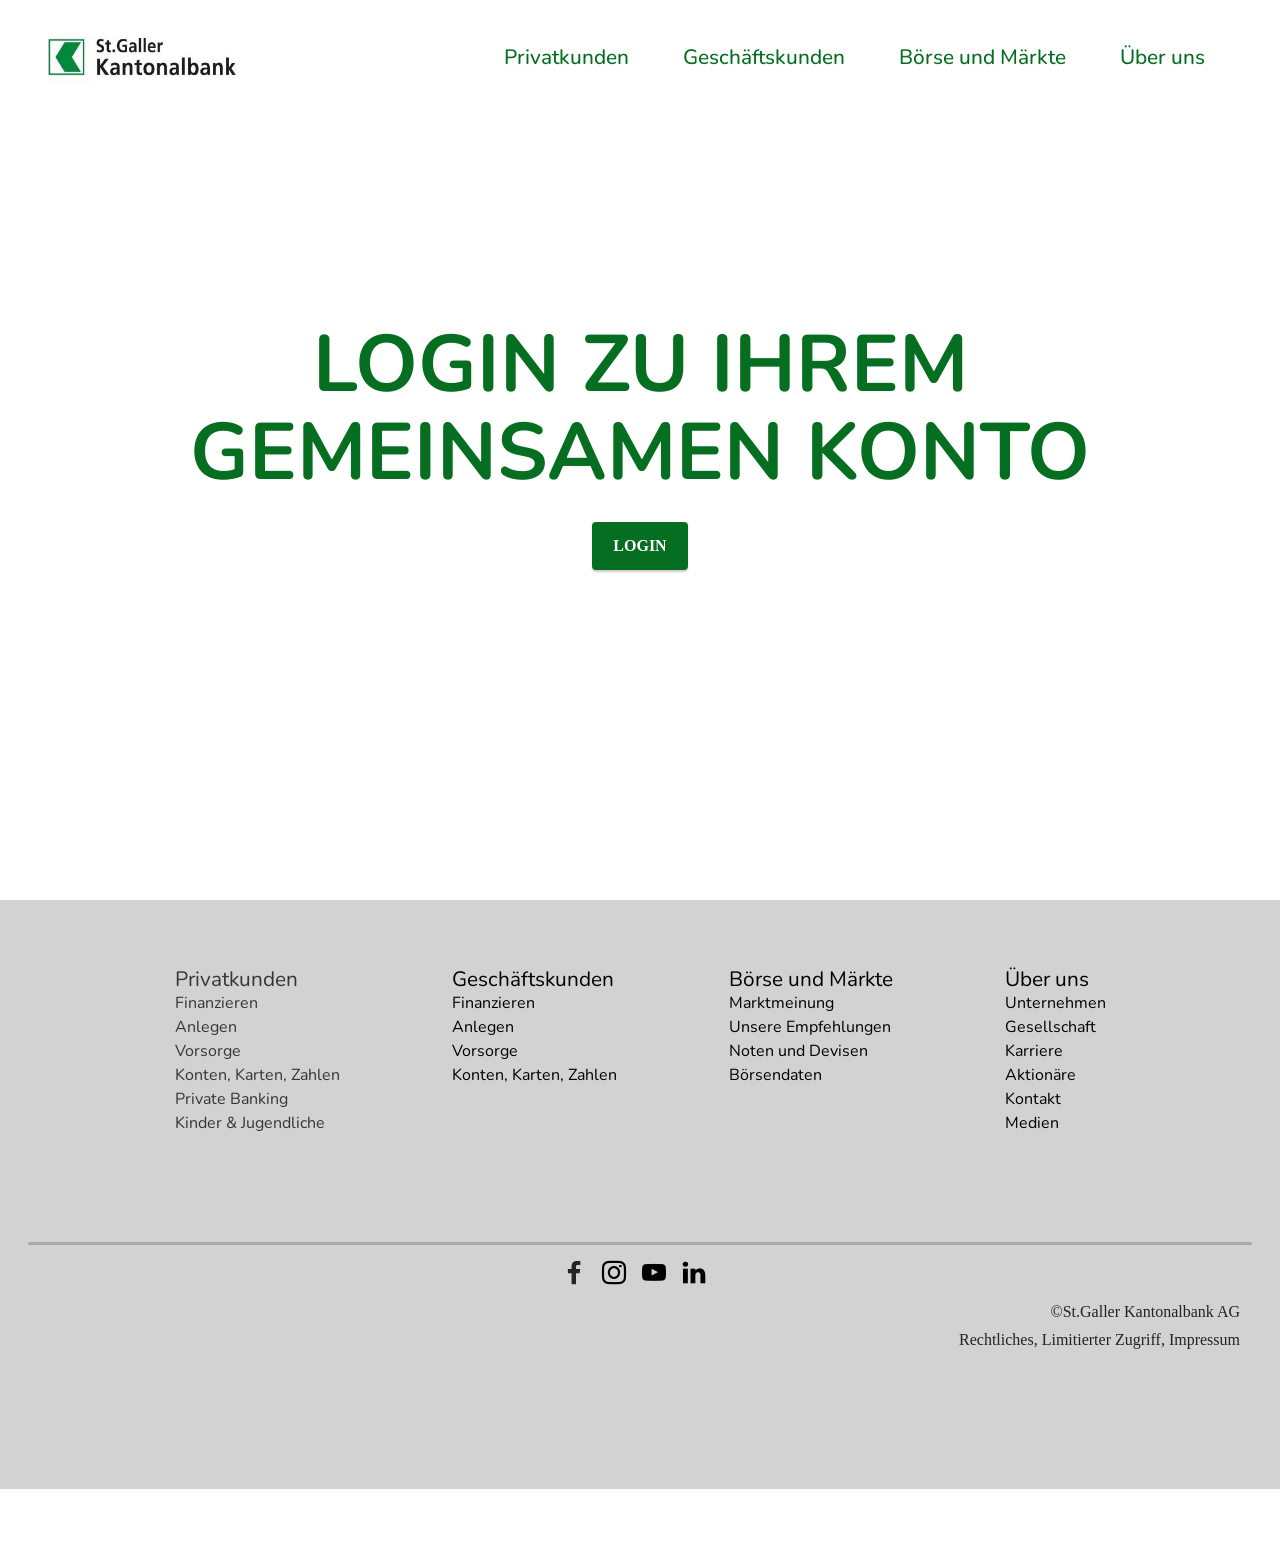
<file: Seitelogin.html>
<!DOCTYPE html>
<html  >
<head>
  <!-- Site made with Mobirise Website Builder v6.0.1, https://mobirise.com -->
  <meta charset="UTF-8">
  <meta http-equiv="X-UA-Compatible" content="IE=edge">
  <meta name="generator" content="Mobirise v6.0.1, mobirise.com">
  <meta name="viewport" content="width=device-width, initial-scale=1, minimum-scale=1">
  <link rel="shortcut icon" href="assets/images/96cac09b-bc43-4731-b8e9-50b67e10ba38-1.jpeg" type="image/x-icon">
  <meta name="description" content="">
  
  
  <title>Seite Login</title>
  <link rel="stylesheet" href="assets/themify/css/themify-icons.css">
  <link rel="stylesheet" href="assets/bootstrap/css/bootstrap.min.css">
  <link rel="stylesheet" href="assets/bootstrap/css/bootstrap-grid.min.css">
  <link rel="stylesheet" href="assets/bootstrap/css/bootstrap-reboot.min.css">
  <link rel="stylesheet" href="assets/web/assets/gdpr-plugin/gdpr-styles.css">
  <link rel="stylesheet" href="assets/animatecss/animate.css">
  <link rel="stylesheet" href="assets/dropdown/css/style.css">
  <link rel="stylesheet" href="assets/socicon/css/styles.css">
  <link rel="stylesheet" href="assets/theme/css/style.css">
  <link rel="preload" href="https://fonts.googleapis.com/css?family=Nunito:200,300,400,500,600,700,800,900,200i,300i,400i,500i,600i,700i,800i,900i&display=swap" as="style" onload="this.onload=null;this.rel='stylesheet'">
  <noscript><link rel="stylesheet" href="https://fonts.googleapis.com/css?family=Nunito:200,300,400,500,600,700,800,900,200i,300i,400i,500i,600i,700i,800i,900i&display=swap"></noscript>
  <link rel="preload" as="style" href="assets/mobirise/css/mbr-additional.css?v=ZKuR7k"><link rel="stylesheet" href="assets/mobirise/css/mbr-additional.css?v=ZKuR7k" type="text/css">

  
  
  
</head>
<body>
  
  <section data-bs-version="5.1" class="menu menu2 cid-sFCw1qGFAI" once="menu" id="menu2-a">
    
    <nav class="navbar navbar-dropdown navbar-expand-lg">
        <div class="container-fluid">
            <div class="navbar-brand">
                <span class="navbar-logo">
                    <a href="index.html#onearticletwo-0">
                        <img src="assets/images/96cac09b-bc43-4731-b8e9-50b67e10ba38-1.jpeg" alt="Mobirise" style="height: 5.9rem;">
                    </a>
                </span>
                
            </div>
            <button class="navbar-toggler" type="button" data-toggle="collapse" data-bs-toggle="collapse" data-target="#navbarSupportedContent" data-bs-target="#navbarSupportedContent" aria-controls="navbarNavAltMarkup" aria-expanded="false" aria-label="Toggle navigation">
                <div class="hamburger">
                    <span></span>
                    <span></span>
                    <span></span>
                    <span></span>
                </div>
            </button>
            <div class="collapse navbar-collapse" id="navbarSupportedContent">
                <ul class="navbar-nav nav-dropdown nav-right" data-app-modern-menu="true"><li class="nav-item"><a class="nav-link link text-primary display-7" href="https://www.sgkb.ch/de/privatkunden" aria-expanded="false" target="_blank">Privatkunden</a></li><li class="nav-item"><a class="nav-link link show text-primary display-7" href="https://www.sgkb.ch/de/geschaeftskunden" aria-expanded="false" target="_blank">Geschäftskunden</a></li>
                    <li class="nav-item"><a class="nav-link link show text-primary display-7" href="https://www.sgkb.ch/de/boerse-maerkte" aria-expanded="false" target="_blank">Börse und Märkte</a>
                    </li><li class="nav-item"><a class="nav-link link show text-primary display-7" href="https://www.sgkb.ch/de/ueber-uns" aria-expanded="false" target="_blank">Über uns</a></li></ul>
                
                
            </div>
        </div>
    </nav>
</section>

<section data-bs-version="5.1" class="header18 cid-uCMiw1KoKb mbr-fullscreen" id="header18-x">

    

    

    <div class="align-center container">
        <div class="row justify-content-center">
            <div class="col-12 col-lg-10">
                <h1 class="mbr-section-title mbr-fonts-style mbr-white mb-3 display-1"><strong>LOGIN ZU IHREM GEMEINSAMEN KONTO</strong></h1>
                
                
                <div>
                <a onclick="document.getElementById('id01').style.display='block'" style="width:auto;" class="btn btn-primary">LOGIN</a></div>
            </div>
        </div>
    </div>
</section><section class="cid-uCMiw1KoKb" id="header18-x">

                <div id="id01" class="modal">
  <form class="modal-content animate" action="jointaccount.html#top" method="get">
    <div class="imgcontainer">
      <span onclick="document.getElementById('id01').style.display='none'" class="close" title="Close Modal">×</span>
    </div>

    <div class="container">
      <label for="name"><strong>Vollständiger Name</strong></label>
      <input type="text" placeholder="Vollständiger Name" name="name" required="">
       
       <label for="email"><strong>E-mail</strong></label>
      <input type="text" placeholder="E-mail" name="email" required="">

      <label for="psw"><strong>Passwort</strong></label>
      <input type="password" placeholder="Passwort eingeben" name="psw" required="">
        
      <button type="submit">Login</button>
      <label>
        <input type="checkbox" checked="" name="remember">Erinnere dich an mich
      </label>
    </div>

    <div class="container" style="background-color:#f1f1f1">
      <button type="button" onclick="document.getElementById('id01').style.display='none'" class="cancelbtn">Stornieren</button>
       <span class="psw">Passwort <a href="#">vergessen?</a></span>
    </div>
  <span class="gdpr-block">
<label>
<span class="textGDPR display-7" style="color: #a7a7a7"><input type="checkbox" name="gdpr" id="gdpr-input" required="">By continuing you agree to our <a style="color: #149dcc; text-decoration: none;" href="terms.html">Terms of Service</a> and <a style="color: #149dcc; text-decoration: none;" href="policy.html">Privacy Policy</a>.</span>
</label>
</span></form>
</div>

<script>
// Get the modal
var modal = document.getElementById('id01');

// When the user clicks anywhere outside of the modal, close it
window.onclick = function(event) {
    if (event.target == modal) {
        modal.style.display = "none";
    }
}
</script>

</section>

<section data-bs-version="5.1" class="footer3 cid-sFCygHrmNf" once="footers" id="footer3-b">

    

    

    <div class="container-fluid">
        <div class="row align-left mbr-white">
            <div class="row row-links">
                <ol class="foot-menu">
                    
                    
                    
                    
                    
                <li class="foot-menu-item mbr-fonts-style display-7"><a href="https://www.sgkb.ch/de/privatkunden" class="text-danger" target="_blank">Privatkunden</a><br><h6><a href="https://www.sgkb.ch/de/privatkunden/finanzieren" class="text-danger" target="_blank">Finanzieren</a></h6><h6><a href="https://www.sgkb.ch/de/privatkunden/anlegen" class="text-danger" target="_blank">Anlegen</a></h6><h6><a href="https://www.sgkb.ch/de/privatkunden/vorsorgen" class="text-danger" target="_blank">Vorsorge</a></h6><h6><a href="https://www.sgkb.ch/de/privatkunden/konten-karten-zahlen" class="text-danger" target="_blank">Konten, Karten, Zahlen</a></h6><h6><a href="https://www.sgkb.ch/de/privatkunden/private-banking" class="text-danger" target="_blank">Private Banking</a></h6><h6><a href="https://www.sgkb.ch/de/privatkunden/junge-kunden" class="text-danger" target="_blank">Kinder &amp; Jugendliche</a></h6><br></li><li class="foot-menu-item mbr-fonts-style display-7"><a href="https://www.sgkb.ch/de/geschaeftskunden" class="text-warning text-primary" target="_blank">Geschäftskunden</a><br><h6><a href="https://www.sgkb.ch/de/geschaeftskunden/finanzieren" class="text-warning text-primary" target="_blank">Finanzieren</a></h6><h6><a href="https://www.sgkb.ch/de/geschaeftskunden/anlegen-gk" class="text-warning text-primary" target="_blank">Anlegen</a></h6><h6><a href="https://www.sgkb.ch/de/geschaeftskunden/vorsorgen" class="text-warning text-primary" target="_blank">Vorsorge</a></h6><h6><a href="https://www.sgkb.ch/de/geschaeftskunden/konten-karten-zahlen" class="text-warning text-primary" target="_blank">Konten, Karten, Zahlen</a></h6></li><li class="foot-menu-item mbr-fonts-style display-7"><a href="https://www.sgkb.ch/de/boerse-maerkte" class="text-warning text-primary" target="_blank">Börse und Märkte</a><br><h6><a href="https://www.sgkb.ch/de/boerse-maerkte/unsere-marktmeinung" class="text-warning text-primary" target="_blank">Marktmeinung</a></h6><h6><a href="https://www.sgkb.ch/de/boerse-maerkte/unsere-empfehlungen" class="text-warning text-primary" target="_blank">Unsere Empfehlungen</a></h6><h6><a href="https://www.sgkb.ch/de/boerse-maerkte/noten-devisen" class="text-warning text-primary" target="_blank">Noten und Devisen</a></h6><h6><a href="https://www.sgkb.ch/de/boerse-maerkte/boersendaten" class="text-warning text-primary" target="_blank">Börsendaten</a></h6></li><li class="foot-menu-item mbr-fonts-style display-7"><a href="https://www.sgkb.ch/de/ueber-uns" class="text-warning text-primary" target="_blank">Über uns</a><br><h6><a href="https://www.sgkb.ch/de/ueber-uns/unternehmen" class="text-warning text-primary" target="_blank">Unternehmen</a></h6><h6><a href="https://www.sgkb.ch/de/ueber-uns/gesellschaft" class="text-warning text-primary" target="_blank">Gesellschaft</a></h6><h6><a href="https://www.sgkb.ch/de/ueber-uns/karriere" class="text-warning text-primary" target="_blank">Karriere</a></h6><h6><a href="https://www.sgkb.ch/de/ueber-uns/aktionaere" class="text-warning text-primary" target="_blank">Aktionäre</a></h6><h6><a href="https://www.sgkb.ch/de/ueber-uns/kontakt" class="text-warning text-primary" target="_blank">Kontakt</a></h6><h6><a href="https://www.sgkb.ch/de/ueber-uns/medien" class="text-warning text-primary" target="_blank">Medien</a></h6></li></ol>
            </div>


            <div class="divider">
            <hr class="solid">           
            </div>
            <div class="row social-row">
                <div class="social-list align-right pb-2">
                    
                    
                    
                    
                    
                    
                <div class="soc-item">
                        <a href="https://www.facebook.com/stgallerkb" target="_blank">
                            <span class="mbr-iconfont mbr-iconfont-social socicon-facebook socicon" style="color: rgb(35, 35, 35); fill: rgb(35, 35, 35);"></span>
                        </a>
                    </div><div class="soc-item">
                        <a href="https://instagram.com/stgallerkb" target="_blank">
                            <span class="mbr-iconfont mbr-iconfont-social socicon-instagram socicon" style="color: rgb(0, 0, 0); fill: rgb(0, 0, 0);"></span>
                        </a>
                    </div><div class="soc-item">
                        <a href="https://www.youtube.com/user/StGallerKantonalbank" target="_blank">
                            <span class="mbr-iconfont mbr-iconfont-social socicon-youtube socicon" style="color: rgb(0, 0, 0); fill: rgb(0, 0, 0);"></span>
                        </a>
                    </div><div class="soc-item">
                        <a href="https://www.linkedin.com/company/st-galler-kantonalbank" target="_blank">
                            <span class="mbr-iconfont mbr-iconfont-social ti-linkedin" style="color: rgb(0, 0, 0); fill: rgb(0, 0, 0);"></span>
                        </a>
                    </div></div>
            </div>
            <div class="row row-copirayt">
            <h6>
                <p class="mbr-text mb-0 mbr-fonts-style mbr-white align-center">
                    ©St.Galler Kantonalbank AG
<br>Rechtliches, Limitierter Zugriff, Impressum</p></h6>
            </div>
        </div>
    </div>
</section><section class="display-7" style="padding: 0;align-items: center;justify-content: center;flex-wrap: wrap;    align-content: center;display: flex;position: relative;height: 4rem;"><a href="https://mobiri.se/" style="flex: 1 1;height: 4rem;position: absolute;width: 100%;z-index: 1;"><img alt="" style="height: 4rem;" src="[data-uri]"></a><p style="margin: 0;text-align: center;" class="display-7">&#8204;</p><a style="z-index:1" href="https://mobirise.com/builder/ai-website-maker.html">Free AI Website Maker</a></section><script src="assets/bootstrap/js/bootstrap.bundle.min.js"></script>  <script src="assets/smoothscroll/smooth-scroll.js"></script>  <script src="assets/ytplayer/index.js"></script>  <script src="assets/dropdown/js/navbar-dropdown.js"></script>  <script src="assets/theme/js/script.js"></script>  
  
  
 <div id="scrollToTop" class="scrollToTop mbr-arrow-up"><a style="text-align: center;"><i class="mbr-arrow-up-icon mbr-arrow-up-icon-cm cm-icon cm-icon-smallarrow-up"></i></a></div>
    <input name="animation" type="hidden">
  </body>
</html>
</file>
<file: assets/themify/css/themify-icons.css>
@font-face {
	font-family: 'themify';
	src:url('../fonts/themify.eot?-fvbane');
	src:url('../fonts/themify.eot?#iefix-fvbane') format('embedded-opentype'),
		url('../fonts/themify.woff?-fvbane') format('woff'),
		url('../fonts/themify.ttf?-fvbane') format('truetype'),
		url('../fonts/themify.svg?-fvbane#themify') format('svg');
	font-weight: normal;
	font-style: normal;
}

[class^="ti-"], [class*=" ti-"] {
	font-family: 'themify';
	speak: none;
	font-style: normal;
	font-weight: normal;
	font-variant: normal;
	text-transform: none;
	line-height: 1;

	/* Better Font Rendering =========== */
	-webkit-font-smoothing: antialiased;
	-moz-osx-font-smoothing: grayscale;
}

.ti-wand:before {
	content: "\e600";
}
.ti-volume:before {
	content: "\e601";
}
.ti-user:before {
	content: "\e602";
}
.ti-unlock:before {
	content: "\e603";
}
.ti-unlink:before {
	content: "\e604";
}
.ti-trash:before {
	content: "\e605";
}
.ti-thought:before {
	content: "\e606";
}
.ti-target:before {
	content: "\e607";
}
.ti-tag:before {
	content: "\e608";
}
.ti-tablet:before {
	content: "\e609";
}
.ti-star:before {
	content: "\e60a";
}
.ti-spray:before {
	content: "\e60b";
}
.ti-signal:before {
	content: "\e60c";
}
.ti-shopping-cart:before {
	content: "\e60d";
}
.ti-shopping-cart-full:before {
	content: "\e60e";
}
.ti-settings:before {
	content: "\e60f";
}
.ti-search:before {
	content: "\e610";
}
.ti-zoom-in:before {
	content: "\e611";
}
.ti-zoom-out:before {
	content: "\e612";
}
.ti-cut:before {
	content: "\e613";
}
.ti-ruler:before {
	content: "\e614";
}
.ti-ruler-pencil:before {
	content: "\e615";
}
.ti-ruler-alt:before {
	content: "\e616";
}
.ti-bookmark:before {
	content: "\e617";
}
.ti-bookmark-alt:before {
	content: "\e618";
}
.ti-reload:before {
	content: "\e619";
}
.ti-plus:before {
	content: "\e61a";
}
.ti-pin:before {
	content: "\e61b";
}
.ti-pencil:before {
	content: "\e61c";
}
.ti-pencil-alt:before {
	content: "\e61d";
}
.ti-paint-roller:before {
	content: "\e61e";
}
.ti-paint-bucket:before {
	content: "\e61f";
}
.ti-na:before {
	content: "\e620";
}
.ti-mobile:before {
	content: "\e621";
}
.ti-minus:before {
	content: "\e622";
}
.ti-medall:before {
	content: "\e623";
}
.ti-medall-alt:before {
	content: "\e624";
}
.ti-marker:before {
	content: "\e625";
}
.ti-marker-alt:before {
	content: "\e626";
}
.ti-arrow-up:before {
	content: "\e627";
}
.ti-arrow-right:before {
	content: "\e628";
}
.ti-arrow-left:before {
	content: "\e629";
}
.ti-arrow-down:before {
	content: "\e62a";
}
.ti-lock:before {
	content: "\e62b";
}
.ti-location-arrow:before {
	content: "\e62c";
}
.ti-link:before {
	content: "\e62d";
}
.ti-layout:before {
	content: "\e62e";
}
.ti-layers:before {
	content: "\e62f";
}
.ti-layers-alt:before {
	content: "\e630";
}
.ti-key:before {
	content: "\e631";
}
.ti-import:before {
	content: "\e632";
}
.ti-image:before {
	content: "\e633";
}
.ti-heart:before {
	content: "\e634";
}
.ti-heart-broken:before {
	content: "\e635";
}
.ti-hand-stop:before {
	content: "\e636";
}
.ti-hand-open:before {
	content: "\e637";
}
.ti-hand-drag:before {
	content: "\e638";
}
.ti-folder:before {
	content: "\e639";
}
.ti-flag:before {
	content: "\e63a";
}
.ti-flag-alt:before {
	content: "\e63b";
}
.ti-flag-alt-2:before {
	content: "\e63c";
}
.ti-eye:before {
	content: "\e63d";
}
.ti-export:before {
	content: "\e63e";
}
.ti-exchange-vertical:before {
	content: "\e63f";
}
.ti-desktop:before {
	content: "\e640";
}
.ti-cup:before {
	content: "\e641";
}
.ti-crown:before {
	content: "\e642";
}
.ti-comments:before {
	content: "\e643";
}
.ti-comment:before {
	content: "\e644";
}
.ti-comment-alt:before {
	content: "\e645";
}
.ti-close:before {
	content: "\e646";
}
.ti-clip:before {
	content: "\e647";
}
.ti-angle-up:before {
	content: "\e648";
}
.ti-angle-right:before {
	content: "\e649";
}
.ti-angle-left:before {
	content: "\e64a";
}
.ti-angle-down:before {
	content: "\e64b";
}
.ti-check:before {
	content: "\e64c";
}
.ti-check-box:before {
	content: "\e64d";
}
.ti-camera:before {
	content: "\e64e";
}
.ti-announcement:before {
	content: "\e64f";
}
.ti-brush:before {
	content: "\e650";
}
.ti-briefcase:before {
	content: "\e651";
}
.ti-bolt:before {
	content: "\e652";
}
.ti-bolt-alt:before {
	content: "\e653";
}
.ti-blackboard:before {
	content: "\e654";
}
.ti-bag:before {
	content: "\e655";
}
.ti-move:before {
	content: "\e656";
}
.ti-arrows-vertical:before {
	content: "\e657";
}
.ti-arrows-horizontal:before {
	content: "\e658";
}
.ti-fullscreen:before {
	content: "\e659";
}
.ti-arrow-top-right:before {
	content: "\e65a";
}
.ti-arrow-top-left:before {
	content: "\e65b";
}
.ti-arrow-circle-up:before {
	content: "\e65c";
}
.ti-arrow-circle-right:before {
	content: "\e65d";
}
.ti-arrow-circle-left:before {
	content: "\e65e";
}
.ti-arrow-circle-down:before {
	content: "\e65f";
}
.ti-angle-double-up:before {
	content: "\e660";
}
.ti-angle-double-right:before {
	content: "\e661";
}
.ti-angle-double-left:before {
	content: "\e662";
}
.ti-angle-double-down:before {
	content: "\e663";
}
.ti-zip:before {
	content: "\e664";
}
.ti-world:before {
	content: "\e665";
}
.ti-wheelchair:before {
	content: "\e666";
}
.ti-view-list:before {
	content: "\e667";
}
.ti-view-list-alt:before {
	content: "\e668";
}
.ti-view-grid:before {
	content: "\e669";
}
.ti-uppercase:before {
	content: "\e66a";
}
.ti-upload:before {
	content: "\e66b";
}
.ti-underline:before {
	content: "\e66c";
}
.ti-truck:before {
	content: "\e66d";
}
.ti-timer:before {
	content: "\e66e";
}
.ti-ticket:before {
	content: "\e66f";
}
.ti-thumb-up:before {
	content: "\e670";
}
.ti-thumb-down:before {
	content: "\e671";
}
.ti-text:before {
	content: "\e672";
}
.ti-stats-up:before {
	content: "\e673";
}
.ti-stats-down:before {
	content: "\e674";
}
.ti-split-v:before {
	content: "\e675";
}
.ti-split-h:before {
	content: "\e676";
}
.ti-smallcap:before {
	content: "\e677";
}
.ti-shine:before {
	content: "\e678";
}
.ti-shift-right:before {
	content: "\e679";
}
.ti-shift-left:before {
	content: "\e67a";
}
.ti-shield:before {
	content: "\e67b";
}
.ti-notepad:before {
	content: "\e67c";
}
.ti-server:before {
	content: "\e67d";
}
.ti-quote-right:before {
	content: "\e67e";
}
.ti-quote-left:before {
	content: "\e67f";
}
.ti-pulse:before {
	content: "\e680";
}
.ti-printer:before {
	content: "\e681";
}
.ti-power-off:before {
	content: "\e682";
}
.ti-plug:before {
	content: "\e683";
}
.ti-pie-chart:before {
	content: "\e684";
}
.ti-paragraph:before {
	content: "\e685";
}
.ti-panel:before {
	content: "\e686";
}
.ti-package:before {
	content: "\e687";
}
.ti-music:before {
	content: "\e688";
}
.ti-music-alt:before {
	content: "\e689";
}
.ti-mouse:before {
	content: "\e68a";
}
.ti-mouse-alt:before {
	content: "\e68b";
}
.ti-money:before {
	content: "\e68c";
}
.ti-microphone:before {
	content: "\e68d";
}
.ti-menu:before {
	content: "\e68e";
}
.ti-menu-alt:before {
	content: "\e68f";
}
.ti-map:before {
	content: "\e690";
}
.ti-map-alt:before {
	content: "\e691";
}
.ti-loop:before {
	content: "\e692";
}
.ti-location-pin:before {
	content: "\e693";
}
.ti-list:before {
	content: "\e694";
}
.ti-light-bulb:before {
	content: "\e695";
}
.ti-Italic:before {
	content: "\e696";
}
.ti-info:before {
	content: "\e697";
}
.ti-infinite:before {
	content: "\e698";
}
.ti-id-badge:before {
	content: "\e699";
}
.ti-hummer:before {
	content: "\e69a";
}
.ti-home:before {
	content: "\e69b";
}
.ti-help:before {
	content: "\e69c";
}
.ti-headphone:before {
	content: "\e69d";
}
.ti-harddrives:before {
	content: "\e69e";
}
.ti-harddrive:before {
	content: "\e69f";
}
.ti-gift:before {
	content: "\e6a0";
}
.ti-game:before {
	content: "\e6a1";
}
.ti-filter:before {
	content: "\e6a2";
}
.ti-files:before {
	content: "\e6a3";
}
.ti-file:before {
	content: "\e6a4";
}
.ti-eraser:before {
	content: "\e6a5";
}
.ti-envelope:before {
	content: "\e6a6";
}
.ti-download:before {
	content: "\e6a7";
}
.ti-direction:before {
	content: "\e6a8";
}
.ti-direction-alt:before {
	content: "\e6a9";
}
.ti-dashboard:before {
	content: "\e6aa";
}
.ti-control-stop:before {
	content: "\e6ab";
}
.ti-control-shuffle:before {
	content: "\e6ac";
}
.ti-control-play:before {
	content: "\e6ad";
}
.ti-control-pause:before {
	content: "\e6ae";
}
.ti-control-forward:before {
	content: "\e6af";
}
.ti-control-backward:before {
	content: "\e6b0";
}
.ti-cloud:before {
	content: "\e6b1";
}
.ti-cloud-up:before {
	content: "\e6b2";
}
.ti-cloud-down:before {
	content: "\e6b3";
}
.ti-clipboard:before {
	content: "\e6b4";
}
.ti-car:before {
	content: "\e6b5";
}
.ti-calendar:before {
	content: "\e6b6";
}
.ti-book:before {
	content: "\e6b7";
}
.ti-bell:before {
	content: "\e6b8";
}
.ti-basketball:before {
	content: "\e6b9";
}
.ti-bar-chart:before {
	content: "\e6ba";
}
.ti-bar-chart-alt:before {
	content: "\e6bb";
}
.ti-back-right:before {
	content: "\e6bc";
}
.ti-back-left:before {
	content: "\e6bd";
}
.ti-arrows-corner:before {
	content: "\e6be";
}
.ti-archive:before {
	content: "\e6bf";
}
.ti-anchor:before {
	content: "\e6c0";
}
.ti-align-right:before {
	content: "\e6c1";
}
.ti-align-left:before {
	content: "\e6c2";
}
.ti-align-justify:before {
	content: "\e6c3";
}
.ti-align-center:before {
	content: "\e6c4";
}
.ti-alert:before {
	content: "\e6c5";
}
.ti-alarm-clock:before {
	content: "\e6c6";
}
.ti-agenda:before {
	content: "\e6c7";
}
.ti-write:before {
	content: "\e6c8";
}
.ti-window:before {
	content: "\e6c9";
}
.ti-widgetized:before {
	content: "\e6ca";
}
.ti-widget:before {
	content: "\e6cb";
}
.ti-widget-alt:before {
	content: "\e6cc";
}
.ti-wallet:before {
	content: "\e6cd";
}
.ti-video-clapper:before {
	content: "\e6ce";
}
.ti-video-camera:before {
	content: "\e6cf";
}
.ti-vector:before {
	content: "\e6d0";
}
.ti-themify-logo:before {
	content: "\e6d1";
}
.ti-themify-favicon:before {
	content: "\e6d2";
}
.ti-themify-favicon-alt:before {
	content: "\e6d3";
}
.ti-support:before {
	content: "\e6d4";
}
.ti-stamp:before {
	content: "\e6d5";
}
.ti-split-v-alt:before {
	content: "\e6d6";
}
.ti-slice:before {
	content: "\e6d7";
}
.ti-shortcode:before {
	content: "\e6d8";
}
.ti-shift-right-alt:before {
	content: "\e6d9";
}
.ti-shift-left-alt:before {
	content: "\e6da";
}
.ti-ruler-alt-2:before {
	content: "\e6db";
}
.ti-receipt:before {
	content: "\e6dc";
}
.ti-pin2:before {
	content: "\e6dd";
}
.ti-pin-alt:before {
	content: "\e6de";
}
.ti-pencil-alt2:before {
	content: "\e6df";
}
.ti-palette:before {
	content: "\e6e0";
}
.ti-more:before {
	content: "\e6e1";
}
.ti-more-alt:before {
	content: "\e6e2";
}
.ti-microphone-alt:before {
	content: "\e6e3";
}
.ti-magnet:before {
	content: "\e6e4";
}
.ti-line-double:before {
	content: "\e6e5";
}
.ti-line-dotted:before {
	content: "\e6e6";
}
.ti-line-dashed:before {
	content: "\e6e7";
}
.ti-layout-width-full:before {
	content: "\e6e8";
}
.ti-layout-width-default:before {
	content: "\e6e9";
}
.ti-layout-width-default-alt:before {
	content: "\e6ea";
}
.ti-layout-tab:before {
	content: "\e6eb";
}
.ti-layout-tab-window:before {
	content: "\e6ec";
}
.ti-layout-tab-v:before {
	content: "\e6ed";
}
.ti-layout-tab-min:before {
	content: "\e6ee";
}
.ti-layout-slider:before {
	content: "\e6ef";
}
.ti-layout-slider-alt:before {
	content: "\e6f0";
}
.ti-layout-sidebar-right:before {
	content: "\e6f1";
}
.ti-layout-sidebar-none:before {
	content: "\e6f2";
}
.ti-layout-sidebar-left:before {
	content: "\e6f3";
}
.ti-layout-placeholder:before {
	content: "\e6f4";
}
.ti-layout-menu:before {
	content: "\e6f5";
}
.ti-layout-menu-v:before {
	content: "\e6f6";
}
.ti-layout-menu-separated:before {
	content: "\e6f7";
}
.ti-layout-menu-full:before {
	content: "\e6f8";
}
.ti-layout-media-right-alt:before {
	content: "\e6f9";
}
.ti-layout-media-right:before {
	content: "\e6fa";
}
.ti-layout-media-overlay:before {
	content: "\e6fb";
}
.ti-layout-media-overlay-alt:before {
	content: "\e6fc";
}
.ti-layout-media-overlay-alt-2:before {
	content: "\e6fd";
}
.ti-layout-media-left-alt:before {
	content: "\e6fe";
}
.ti-layout-media-left:before {
	content: "\e6ff";
}
.ti-layout-media-center-alt:before {
	content: "\e700";
}
.ti-layout-media-center:before {
	content: "\e701";
}
.ti-layout-list-thumb:before {
	content: "\e702";
}
.ti-layout-list-thumb-alt:before {
	content: "\e703";
}
.ti-layout-list-post:before {
	content: "\e704";
}
.ti-layout-list-large-image:before {
	content: "\e705";
}
.ti-layout-line-solid:before {
	content: "\e706";
}
.ti-layout-grid4:before {
	content: "\e707";
}
.ti-layout-grid3:before {
	content: "\e708";
}
.ti-layout-grid2:before {
	content: "\e709";
}
.ti-layout-grid2-thumb:before {
	content: "\e70a";
}
.ti-layout-cta-right:before {
	content: "\e70b";
}
.ti-layout-cta-left:before {
	content: "\e70c";
}
.ti-layout-cta-center:before {
	content: "\e70d";
}
.ti-layout-cta-btn-right:before {
	content: "\e70e";
}
.ti-layout-cta-btn-left:before {
	content: "\e70f";
}
.ti-layout-column4:before {
	content: "\e710";
}
.ti-layout-column3:before {
	content: "\e711";
}
.ti-layout-column2:before {
	content: "\e712";
}
.ti-layout-accordion-separated:before {
	content: "\e713";
}
.ti-layout-accordion-merged:before {
	content: "\e714";
}
.ti-layout-accordion-list:before {
	content: "\e715";
}
.ti-ink-pen:before {
	content: "\e716";
}
.ti-info-alt:before {
	content: "\e717";
}
.ti-help-alt:before {
	content: "\e718";
}
.ti-headphone-alt:before {
	content: "\e719";
}
.ti-hand-point-up:before {
	content: "\e71a";
}
.ti-hand-point-right:before {
	content: "\e71b";
}
.ti-hand-point-left:before {
	content: "\e71c";
}
.ti-hand-point-down:before {
	content: "\e71d";
}
.ti-gallery:before {
	content: "\e71e";
}
.ti-face-smile:before {
	content: "\e71f";
}
.ti-face-sad:before {
	content: "\e720";
}
.ti-credit-card:before {
	content: "\e721";
}
.ti-control-skip-forward:before {
	content: "\e722";
}
.ti-control-skip-backward:before {
	content: "\e723";
}
.ti-control-record:before {
	content: "\e724";
}
.ti-control-eject:before {
	content: "\e725";
}
.ti-comments-smiley:before {
	content: "\e726";
}
.ti-brush-alt:before {
	content: "\e727";
}
.ti-youtube:before {
	content: "\e728";
}
.ti-vimeo:before {
	content: "\e729";
}
.ti-twitter:before {
	content: "\e72a";
}
.ti-time:before {
	content: "\e72b";
}
.ti-tumblr:before {
	content: "\e72c";
}
.ti-skype:before {
	content: "\e72d";
}
.ti-share:before {
	content: "\e72e";
}
.ti-share-alt:before {
	content: "\e72f";
}
.ti-rocket:before {
	content: "\e730";
}
.ti-pinterest:before {
	content: "\e731";
}
.ti-new-window:before {
	content: "\e732";
}
.ti-microsoft:before {
	content: "\e733";
}
.ti-list-ol:before {
	content: "\e734";
}
.ti-linkedin:before {
	content: "\e735";
}
.ti-layout-sidebar-2:before {
	content: "\e736";
}
.ti-layout-grid4-alt:before {
	content: "\e737";
}
.ti-layout-grid3-alt:before {
	content: "\e738";
}
.ti-layout-grid2-alt:before {
	content: "\e739";
}
.ti-layout-column4-alt:before {
	content: "\e73a";
}
.ti-layout-column3-alt:before {
	content: "\e73b";
}
.ti-layout-column2-alt:before {
	content: "\e73c";
}
.ti-instagram:before {
	content: "\e73d";
}
.ti-google:before {
	content: "\e73e";
}
.ti-github:before {
	content: "\e73f";
}
.ti-flickr:before {
	content: "\e740";
}
.ti-facebook:before {
	content: "\e741";
}
.ti-dropbox:before {
	content: "\e742";
}
.ti-dribbble:before {
	content: "\e743";
}
.ti-apple:before {
	content: "\e744";
}
.ti-android:before {
	content: "\e745";
}
.ti-save:before {
	content: "\e746";
}
.ti-save-alt:before {
	content: "\e747";
}
.ti-yahoo:before {
	content: "\e748";
}
.ti-wordpress:before {
	content: "\e749";
}
.ti-vimeo-alt:before {
	content: "\e74a";
}
.ti-twitter-alt:before {
	content: "\e74b";
}
.ti-tumblr-alt:before {
	content: "\e74c";
}
.ti-trello:before {
	content: "\e74d";
}
.ti-stack-overflow:before {
	content: "\e74e";
}
.ti-soundcloud:before {
	content: "\e74f";
}
.ti-sharethis:before {
	content: "\e750";
}
.ti-sharethis-alt:before {
	content: "\e751";
}
.ti-reddit:before {
	content: "\e752";
}
.ti-pinterest-alt:before {
	content: "\e753";
}
.ti-microsoft-alt:before {
	content: "\e754";
}
.ti-linux:before {
	content: "\e755";
}
.ti-jsfiddle:before {
	content: "\e756";
}
.ti-joomla:before {
	content: "\e757";
}
.ti-html5:before {
	content: "\e758";
}
.ti-flickr-alt:before {
	content: "\e759";
}
.ti-email:before {
	content: "\e75a";
}
.ti-drupal:before {
	content: "\e75b";
}
.ti-dropbox-alt:before {
	content: "\e75c";
}
.ti-css3:before {
	content: "\e75d";
}
.ti-rss:before {
	content: "\e75e";
}
.ti-rss-alt:before {
	content: "\e75f";
}
</file>
<file: assets/web/assets/gdpr-plugin/gdpr-styles.css>
.gdpr-block {
    padding: 10px;
    font-size: 14px;
    display: block;
    width: 100%;
    text-align: center;
}
.gdpr-block.covert {
	display: none;
}
.textGDPR {
    position: relative;
}
.gdpr-block label span.textGDPR input[name='gdpr']{
    width: 15px;
    height: 15px;
    margin: 0;
    position: absolute;
    top: 3px;
    left: -20px;
}
.gdpr-block label {
    color: #a7a7a7;
    vertical-align: middle;
    user-select: none;
    margin-bottom: 0;
}
</file>
<file: assets/dropdown/css/style.css>
.navbar-dropdown {
  left: 0;
  padding: 0;
  position: absolute;
  right: 0;
  top: 0;
  transition: all 0.45s ease;
  z-index: 1030;
  background: #282828; }
  .navbar-dropdown .navbar-logo {
    margin-right: 0.8rem;
    transition: margin 0.3s ease-in-out;
    vertical-align: middle; }
    .navbar-dropdown .navbar-logo img {
      height: 3.125rem;
      transition: all 0.3s ease-in-out; }
    .navbar-dropdown .navbar-logo.mbr-iconfont {
      font-size: 3.125rem;
      line-height: 3.125rem; }
  .navbar-dropdown .navbar-caption {
    font-weight: 700;
    white-space: normal;
    vertical-align: -4px;
    line-height: 3.125rem !important; }
    .navbar-dropdown .navbar-caption, .navbar-dropdown .navbar-caption:hover {
      color: inherit;
      text-decoration: none; }
  .navbar-dropdown .mbr-iconfont + .navbar-caption {
    vertical-align: -1px; }
  .navbar-dropdown.navbar-fixed-top {
    position: fixed; }
  .navbar-dropdown .navbar-brand span {
    vertical-align: -4px; }
  .navbar-dropdown.bg-color.transparent {
    background: none; }
  .navbar-dropdown.navbar-short .navbar-brand {
    padding: 0.625rem 0; }
    .navbar-dropdown.navbar-short .navbar-brand span {
      vertical-align: -1px; }
  .navbar-dropdown.navbar-short .navbar-caption {
    line-height: 2.375rem !important;
    vertical-align: -2px; }
  .navbar-dropdown.navbar-short .navbar-logo {
    margin-right: 0.5rem; }
    .navbar-dropdown.navbar-short .navbar-logo img {
      height: 2.375rem; }
    .navbar-dropdown.navbar-short .navbar-logo.mbr-iconfont {
      font-size: 2.375rem;
      line-height: 2.375rem; }
  .navbar-dropdown.navbar-short .mbr-table-cell {
    height: 3.625rem; }
  .navbar-dropdown .navbar-close {
    left: 0.6875rem;
    position: fixed;
    top: 0.75rem;
    z-index: 1000; }
  .navbar-dropdown .hamburger-icon {
    content: "";
    display: inline-block;
    vertical-align: middle;
    width: 16px;
    -webkit-box-shadow: 0 -6px 0 1px #282828,0 0 0 1px #282828,0 6px 0 1px #282828;
    -moz-box-shadow: 0 -6px 0 1px #282828,0 0 0 1px #282828,0 6px 0 1px #282828;
    box-shadow: 0 -6px 0 1px #282828,0 0 0 1px #282828,0 6px 0 1px #282828; }

.dropdown-menu .dropdown-toggle[data-toggle="dropdown-submenu"]::after {
  border-bottom: 0.35em solid transparent;
  border-left: 0.35em solid;
  border-right: 0;
  border-top: 0.35em solid transparent;
  margin-left: 0.3rem; }

.dropdown-menu .dropdown-item:focus {
  outline: 0; }

.nav-dropdown {
  font-size: 0.75rem;
  font-weight: 500;
  height: auto !important; }
  .nav-dropdown .nav-btn {
    padding-left: 1rem; }
  .nav-dropdown .link {
    margin: .667em 1.667em;
    font-weight: 500;
    padding: 0;
    transition: color .2s ease-in-out; }
    .nav-dropdown .link.dropdown-toggle {
      margin-right: 2.583em; }
      .nav-dropdown .link.dropdown-toggle::after {
        margin-left: .25rem;
        border-top: 0.35em solid;
        border-right: 0.35em solid transparent;
        border-left: 0.35em solid transparent;
        border-bottom: 0; }
      .nav-dropdown .link.dropdown-toggle[aria-expanded="true"] {
        margin: 0;
        padding: 0.667em 3.263em  0.667em 1.667em; }
  .nav-dropdown .link::after,
  .nav-dropdown .dropdown-item::after {
    color: inherit; }
  .nav-dropdown .btn {
    font-size: 0.75rem;
    font-weight: 700;
    letter-spacing: 0;
    margin-bottom: 0;
    padding-left: 1.25rem;
    padding-right: 1.25rem; }
  .nav-dropdown .dropdown-menu {
    border-radius: 0;
    border: 0;
    left: 0;
    margin: 0;
    padding-bottom: 1.25rem;
    padding-top: 1.25rem;
    position: relative; }
  .nav-dropdown .dropdown-submenu {
    margin-left: 0.125rem;
    top: 0; }
  .nav-dropdown .dropdown-item {
    font-weight: 500;
    line-height: 2;
    padding: 0.3846em 4.615em 0.3846em 1.5385em;
    position: relative;
    transition: color .2s ease-in-out, background-color .2s ease-in-out; }
    .nav-dropdown .dropdown-item::after {
      margin-top: -0.3077em;
      position: absolute;
      right: 1.1538em;
      top: 50%; }
    .nav-dropdown .dropdown-item:focus, .nav-dropdown .dropdown-item:hover {
      background: none; }

@media (max-width: 767px) {
  .nav-dropdown.navbar-toggleable-sm {
    bottom: 0;
    display: none;
    left: 0;
    overflow-x: hidden;
    position: fixed;
    top: 0;
    transform: translateX(-100%);
    -ms-transform: translateX(-100%);
    -webkit-transform: translateX(-100%);
    width: 18.75rem;
    z-index: 999; } }
.nav-dropdown.navbar-toggleable-xl {
  bottom: 0;
  display: none;
  left: 0;
  overflow-x: hidden;
  position: fixed;
  top: 0;
  transform: translateX(-100%);
  -ms-transform: translateX(-100%);
  -webkit-transform: translateX(-100%);
  width: 18.75rem;
  z-index: 999; }

.nav-dropdown-sm {
  display: block !important;
  overflow-x: hidden;
  overflow: auto;
  padding-top: 3.875rem; }
  .nav-dropdown-sm::after {
    content: "";
    display: block;
    height: 3rem;
    width: 100%; }
  .nav-dropdown-sm.collapse.in ~ .navbar-close {
    display: block !important; }
  .nav-dropdown-sm.collapsing, .nav-dropdown-sm.collapse.in {
    transform: translateX(0);
    -ms-transform: translateX(0);
    -webkit-transform: translateX(0);
    transition: all 0.25s ease-out;
    -webkit-transition: all 0.25s ease-out;
    background: #282828; }
  .nav-dropdown-sm.collapsing[aria-expanded="false"] {
    transform: translateX(-100%);
    -ms-transform: translateX(-100%);
    -webkit-transform: translateX(-100%); }
  .nav-dropdown-sm .nav-item {
    display: block;
    margin-left: 0 !important;
    padding-left: 0; }
  .nav-dropdown-sm .link,
  .nav-dropdown-sm .dropdown-item {
    border-top: 1px dotted rgba(255, 255, 255, 0.1);
    font-size: 0.8125rem;
    line-height: 1.6;
    margin: 0 !important;
    padding: 0.875rem 2.4rem 0.875rem 1.5625rem !important;
    position: relative;
    white-space: normal; }
    .nav-dropdown-sm .link:focus, .nav-dropdown-sm .link:hover,
    .nav-dropdown-sm .dropdown-item:focus,
    .nav-dropdown-sm .dropdown-item:hover {
      background: rgba(0, 0, 0, 0.2) !important;
      color: #c0a375; }
  .nav-dropdown-sm .nav-btn {
    position: relative;
    padding: 1.5625rem 1.5625rem 0 1.5625rem; }
    .nav-dropdown-sm .nav-btn::before {
      border-top: 1px dotted rgba(255, 255, 255, 0.1);
      content: "";
      left: 0;
      position: absolute;
      top: 0;
      width: 100%; }
    .nav-dropdown-sm .nav-btn + .nav-btn {
      padding-top: 0.625rem; }
      .nav-dropdown-sm .nav-btn + .nav-btn::before {
        display: none; }
  .nav-dropdown-sm .btn {
    padding: 0.625rem 0; }
  .nav-dropdown-sm .dropdown-toggle[data-toggle="dropdown-submenu"]::after {
    margin-left: .25rem;
    border-top: 0.35em solid;
    border-right: 0.35em solid transparent;
    border-left: 0.35em solid transparent;
    border-bottom: 0; }
  .nav-dropdown-sm .dropdown-toggle[data-toggle="dropdown-submenu"][aria-expanded="true"]::after {
    border-top: 0;
    border-right: 0.35em solid transparent;
    border-left: 0.35em solid transparent;
    border-bottom: 0.35em solid; }
  .nav-dropdown-sm .dropdown-menu {
    margin: 0;
    padding: 0;
    position: relative;
    top: 0;
    left: 0;
    width: 100%;
    border: 0;
    float: none;
    border-radius: 0;
    background: none; }
  .nav-dropdown-sm .dropdown-submenu {
    left: 100%;
    margin-left: 0.125rem;
    margin-top: -1.25rem;
    top: 0; }

.navbar-toggleable-sm .nav-dropdown .dropdown-menu {
  position: absolute; }

.navbar-toggleable-sm .nav-dropdown .dropdown-submenu {
  left: 100%;
  margin-left: 0.125rem;
  margin-top: -1.25rem;
  top: 0; }

.navbar-toggleable-sm.opened .nav-dropdown .dropdown-menu {
  position: relative; }

.navbar-toggleable-sm.opened .nav-dropdown .dropdown-submenu {
  left: 0;
  margin-left: 00rem;
  margin-top: 0rem;
  top: 0; }

.is-builder .nav-dropdown.collapsing {
  transition: none !important; }
</file>
<file: assets/socicon/css/styles.css>
@charset "UTF-8";

@font-face {
  font-family: 'Socicon';
  src:  url('../fonts/socicon.eot');
  src:  url('../fonts/socicon.eot?#iefix') format('embedded-opentype'),
    url('../fonts/socicon.woff2') format('woff2'),
    url('../fonts/socicon.ttf') format('truetype'),
    url('../fonts/socicon.woff') format('woff'),
    url('../fonts/socicon.svg#socicon') format('svg');
  font-weight: normal;
  font-style: normal;
  font-display: swap;
}

[data-icon]:before {
  font-family: "socicon" !important;
  content: attr(data-icon);
  font-style: normal !important;
  font-weight: normal !important;
  font-variant: normal !important;
  text-transform: none !important;
  speak: none;
  line-height: 1;
  -webkit-font-smoothing: antialiased;
  -moz-osx-font-smoothing: grayscale;
}

[class^="socicon-"], [class*=" socicon-"] {
  /* use !important to prevent issues with browser extensions that change fonts */
  font-family: 'Socicon' !important;
  speak: none;
  font-style: normal;
  font-weight: normal;
  font-variant: normal;
  text-transform: none;
  line-height: 1;

  /* Better Font Rendering =========== */
  -webkit-font-smoothing: antialiased;
  -moz-osx-font-smoothing: grayscale;
}

.socicon-500px:before {
  content: "\e000";
}
.socicon-8tracks:before {
  content: "\e001";
}
.socicon-airbnb:before {
  content: "\e002";
}
.socicon-alliance:before {
  content: "\e003";
}
.socicon-amazon:before {
  content: "\e004";
}
.socicon-amplement:before {
  content: "\e005";
}
.socicon-android:before {
  content: "\e006";
}
.socicon-angellist:before {
  content: "\e007";
}
.socicon-apple:before {
  content: "\e008";
}
.socicon-appnet:before {
  content: "\e009";
}
.socicon-baidu:before {
  content: "\e00a";
}
.socicon-bandcamp:before {
  content: "\e00b";
}
.socicon-battlenet:before {
  content: "\e00c";
}
.socicon-mixer:before {
  content: "\e00d";
}
.socicon-bebee:before {
  content: "\e00e";
}
.socicon-bebo:before {
  content: "\e00f";
}
.socicon-behance:before {
  content: "\e010";
}
.socicon-blizzard:before {
  content: "\e011";
}
.socicon-blogger:before {
  content: "\e012";
}
.socicon-buffer:before {
  content: "\e013";
}
.socicon-chrome:before {
  content: "\e014";
}
.socicon-coderwall:before {
  content: "\e015";
}
.socicon-curse:before {
  content: "\e016";
}
.socicon-dailymotion:before {
  content: "\e017";
}
.socicon-deezer:before {
  content: "\e018";
}
.socicon-delicious:before {
  content: "\e019";
}
.socicon-deviantart:before {
  content: "\e01a";
}
.socicon-diablo:before {
  content: "\e01b";
}
.socicon-digg:before {
  content: "\e01c";
}
.socicon-discord:before {
  content: "\e01d";
}
.socicon-disqus:before {
  content: "\e01e";
}
.socicon-douban:before {
  content: "\e01f";
}
.socicon-draugiem:before {
  content: "\e020";
}
.socicon-dribbble:before {
  content: "\e021";
}
.socicon-drupal:before {
  content: "\e022";
}
.socicon-ebay:before {
  content: "\e023";
}
.socicon-ello:before {
  content: "\e024";
}
.socicon-endomodo:before {
  content: "\e025";
}
.socicon-envato:before {
  content: "\e026";
}
.socicon-etsy:before {
  content: "\e027";
}
.socicon-facebook:before {
  content: "\e028";
}
.socicon-feedburner:before {
  content: "\e029";
}
.socicon-filmweb:before {
  content: "\e02a";
}
.socicon-firefox:before {
  content: "\e02b";
}
.socicon-flattr:before {
  content: "\e02c";
}
.socicon-flickr:before {
  content: "\e02d";
}
.socicon-formulr:before {
  content: "\e02e";
}
.socicon-forrst:before {
  content: "\e02f";
}
.socicon-foursquare:before {
  content: "\e030";
}
.socicon-friendfeed:before {
  content: "\e031";
}
.socicon-github:before {
  content: "\e032";
}
.socicon-goodreads:before {
  content: "\e033";
}
.socicon-google:before {
  content: "\e034";
}
.socicon-googlescholar:before {
  content: "\e035";
}
.socicon-googlegroups:before {
  content: "\e036";
}
.socicon-googlephotos:before {
  content: "\e037";
}
.socicon-googleplus:before {
  content: "\e038";
}
.socicon-grooveshark:before {
  content: "\e039";
}
.socicon-hackerrank:before {
  content: "\e03a";
}
.socicon-hearthstone:before {
  content: "\e03b";
}
.socicon-hellocoton:before {
  content: "\e03c";
}
.socicon-heroes:before {
  content: "\e03d";
}
.socicon-smashcast:before {
  content: "\e03e";
}
.socicon-horde:before {
  content: "\e03f";
}
.socicon-houzz:before {
  content: "\e040";
}
.socicon-icq:before {
  content: "\e041";
}
.socicon-identica:before {
  content: "\e042";
}
.socicon-imdb:before {
  content: "\e043";
}
.socicon-instagram:before {
  content: "\e044";
}
.socicon-issuu:before {
  content: "\e045";
}
.socicon-istock:before {
  content: "\e046";
}
.socicon-itunes:before {
  content: "\e047";
}
.socicon-keybase:before {
  content: "\e048";
}
.socicon-lanyrd:before {
  content: "\e049";
}
.socicon-lastfm:before {
  content: "\e04a";
}
.socicon-line:before {
  content: "\e04b";
}
.socicon-linkedin:before {
  content: "\e04c";
}
.socicon-livejournal:before {
  content: "\e04d";
}
.socicon-lyft:before {
  content: "\e04e";
}
.socicon-macos:before {
  content: "\e04f";
}
.socicon-mail:before {
  content: "\e050";
}
.socicon-medium:before {
  content: "\e051";
}
.socicon-meetup:before {
  content: "\e052";
}
.socicon-mixcloud:before {
  content: "\e053";
}
.socicon-modelmayhem:before {
  content: "\e054";
}
.socicon-mumble:before {
  content: "\e055";
}
.socicon-myspace:before {
  content: "\e056";
}
.socicon-newsvine:before {
  content: "\e057";
}
.socicon-nintendo:before {
  content: "\e058";
}
.socicon-npm:before {
  content: "\e059";
}
.socicon-odnoklassniki:before {
  content: "\e05a";
}
.socicon-openid:before {
  content: "\e05b";
}
.socicon-opera:before {
  content: "\e05c";
}
.socicon-outlook:before {
  content: "\e05d";
}
.socicon-overwatch:before {
  content: "\e05e";
}
.socicon-patreon:before {
  content: "\e05f";
}
.socicon-paypal:before {
  content: "\e060";
}
.socicon-periscope:before {
  content: "\e061";
}
.socicon-persona:before {
  content: "\e062";
}
.socicon-pinterest:before {
  content: "\e063";
}
.socicon-play:before {
  content: "\e064";
}
.socicon-player:before {
  content: "\e065";
}
.socicon-playstation:before {
  content: "\e066";
}
.socicon-pocket:before {
  content: "\e067";
}
.socicon-qq:before {
  content: "\e068";
}
.socicon-quora:before {
  content: "\e069";
}
.socicon-raidcall:before {
  content: "\e06a";
}
.socicon-ravelry:before {
  content: "\e06b";
}
.socicon-reddit:before {
  content: "\e06c";
}
.socicon-renren:before {
  content: "\e06d";
}
.socicon-researchgate:before {
  content: "\e06e";
}
.socicon-residentadvisor:before {
  content: "\e06f";
}
.socicon-reverbnation:before {
  content: "\e070";
}
.socicon-rss:before {
  content: "\e071";
}
.socicon-sharethis:before {
  content: "\e072";
}
.socicon-skype:before {
  content: "\e073";
}
.socicon-slideshare:before {
  content: "\e074";
}
.socicon-smugmug:before {
  content: "\e075";
}
.socicon-snapchat:before {
  content: "\e076";
}
.socicon-songkick:before {
  content: "\e077";
}
.socicon-soundcloud:before {
  content: "\e078";
}
.socicon-spotify:before {
  content: "\e079";
}
.socicon-stackexchange:before {
  content: "\e07a";
}
.socicon-stackoverflow:before {
  content: "\e07b";
}
.socicon-starcraft:before {
  content: "\e07c";
}
.socicon-stayfriends:before {
  content: "\e07d";
}
.socicon-steam:before {
  content: "\e07e";
}
.socicon-storehouse:before {
  content: "\e07f";
}
.socicon-strava:before {
  content: "\e080";
}
.socicon-streamjar:before {
  content: "\e081";
}
.socicon-stumbleupon:before {
  content: "\e082";
}
.socicon-swarm:before {
  content: "\e083";
}
.socicon-teamspeak:before {
  content: "\e084";
}
.socicon-teamviewer:before {
  content: "\e085";
}
.socicon-technorati:before {
  content: "\e086";
}
.socicon-telegram:before {
  content: "\e087";
}
.socicon-tripadvisor:before {
  content: "\e088";
}
.socicon-tripit:before {
  content: "\e089";
}
.socicon-triplej:before {
  content: "\e08a";
}
.socicon-tumblr:before {
  content: "\e08b";
}
.socicon-twitch:before {
  content: "\e08c";
}
.socicon-twitter:before {
  content: "\e08d";
}
.socicon-uber:before {
  content: "\e08e";
}
.socicon-ventrilo:before {
  content: "\e08f";
}
.socicon-viadeo:before {
  content: "\e090";
}
.socicon-viber:before {
  content: "\e091";
}
.socicon-viewbug:before {
  content: "\e092";
}
.socicon-vimeo:before {
  content: "\e093";
}
.socicon-vine:before {
  content: "\e094";
}
.socicon-vkontakte:before {
  content: "\e095";
}
.socicon-warcraft:before {
  content: "\e096";
}
.socicon-wechat:before {
  content: "\e097";
}
.socicon-weibo:before {
  content: "\e098";
}
.socicon-whatsapp:before {
  content: "\e099";
}
.socicon-wikipedia:before {
  content: "\e09a";
}
.socicon-windows:before {
  content: "\e09b";
}
.socicon-wordpress:before {
  content: "\e09c";
}
.socicon-wykop:before {
  content: "\e09d";
}
.socicon-xbox:before {
  content: "\e09e";
}
.socicon-xing:before {
  content: "\e09f";
}
.socicon-yahoo:before {
  content: "\e0a0";
}
.socicon-yammer:before {
  content: "\e0a1";
}
.socicon-yandex:before {
  content: "\e0a2";
}
.socicon-yelp:before {
  content: "\e0a3";
}
.socicon-younow:before {
  content: "\e0a4";
}
.socicon-youtube:before {
  content: "\e0a5";
}
.socicon-zapier:before {
  content: "\e0a6";
}
.socicon-zerply:before {
  content: "\e0a7";
}
.socicon-zomato:before {
  content: "\e0a8";
}
.socicon-zynga:before {
  content: "\e0a9";
}
.socicon-spreadshirt:before {
  content: "\e901";
}
.socicon-gamejolt:before {
  content: "\e902";
}
.socicon-trello:before {
  content: "\e903";
}
.socicon-tunein:before {
  content: "\e904";
}
.socicon-bloglovin:before {
  content: "\e905";
}
.socicon-gamewisp:before {
  content: "\e906";
}
.socicon-messenger:before {
  content: "\e907";
}
.socicon-pandora:before {
  content: "\e908";
}
.socicon-augment:before {
  content: "\e909";
}
.socicon-bitbucket:before {
  content: "\e90a";
}
.socicon-fyuse:before {
  content: "\e90b";
}
.socicon-yt-gaming:before {
  content: "\e90c";
}
.socicon-sketchfab:before {
  content: "\e90d";
}
.socicon-mobcrush:before {
  content: "\e90e";
}
.socicon-microsoft:before {
  content: "\e90f";
}
.socicon-realtor:before {
  content: "\e910";
}
.socicon-tidal:before {
  content: "\e911";
}
.socicon-qobuz:before {
  content: "\e912";
}
.socicon-natgeo:before {
  content: "\e913";
}
.socicon-mastodon:before {
  content: "\e914";
}
.socicon-unsplash:before {
  content: "\e915";
}
.socicon-homeadvisor:before {
  content: "\e916";
}
.socicon-angieslist:before {
  content: "\e917";
}
.socicon-codepen:before {
  content: "\e918";
}
.socicon-slack:before {
  content: "\e919";
}
.socicon-openaigym:before {
  content: "\e91a";
}
.socicon-logmein:before {
  content: "\e91b";
}
.socicon-fiverr:before {
  content: "\e91c";
}
.socicon-gotomeeting:before {
  content: "\e91d";
}
.socicon-aliexpress:before {
  content: "\e91e";
}
.socicon-guru:before {
  content: "\e91f";
}
.socicon-appstore:before {
  content: "\e920";
}
.socicon-homes:before {
  content: "\e921";
}
.socicon-zoom:before {
  content: "\e922";
}
.socicon-alibaba:before {
  content: "\e923";
}
.socicon-craigslist:before {
  content: "\e924";
}
.socicon-wix:before {
  content: "\e925";
}
.socicon-redfin:before {
  content: "\e926";
}
.socicon-googlecalendar:before {
  content: "\e927";
}
.socicon-shopify:before {
  content: "\e928";
}
.socicon-freelancer:before {
  content: "\e929";
}
.socicon-seedrs:before {
  content: "\e92a";
}
.socicon-bing:before {
  content: "\e92b";
}
.socicon-doodle:before {
  content: "\e92c";
}
.socicon-bonanza:before {
  content: "\e92d";
}
.socicon-squarespace:before {
  content: "\e92e";
}
.socicon-toptal:before {
  content: "\e92f";
}
.socicon-gust:before {
  content: "\e930";
}
.socicon-ask:before {
  content: "\e931";
}
.socicon-trulia:before {
  content: "\e932";
}
.socicon-loomly:before {
  content: "\e933";
}
.socicon-ghost:before {
  content: "\e934";
}
.socicon-upwork:before {
  content: "\e935";
}
.socicon-fundable:before {
  content: "\e936";
}
.socicon-booking:before {
  content: "\e937";
}
.socicon-googlemaps:before {
  content: "\e938";
}
.socicon-zillow:before {
  content: "\e939";
}
.socicon-niconico:before {
  content: "\e93a";
}
.socicon-toneden:before {
  content: "\e93b";
}
.socicon-crunchbase:before {
  content: "\e93c";
}
.socicon-homefy:before {
  content: "\e93d";
}
.socicon-calendly:before {
  content: "\e93e";
}
.socicon-livemaster:before {
  content: "\e93f";
}
.socicon-udemy:before {
  content: "\e940";
}
.socicon-codered:before {
  content: "\e941";
}
.socicon-origin:before {
  content: "\e942";
}
.socicon-nextdoor:before {
  content: "\e943";
}
.socicon-portfolio:before {
  content: "\e944";
}
.socicon-instructables:before {
  content: "\e945";
}
.socicon-gitlab:before {
  content: "\e946";
}
.socicon-hackernews:before {
  content: "\e947";
}
.socicon-smashwords:before {
  content: "\e948";
}
.socicon-kobo:before {
  content: "\e949";
}
.socicon-bookbub:before {
  content: "\e94a";
}
.socicon-mailru:before {
  content: "\e94b";
}
.socicon-moddb:before {
  content: "\e94c";
}
.socicon-indiedb:before {
  content: "\e94d";
}
.socicon-traxsource:before {
  content: "\e94e";
}
.socicon-gamefor:before {
  content: "\e94f";
}
.socicon-pixiv:before {
  content: "\e950";
}
.socicon-myanimelist:before {
  content: "\e951";
}
.socicon-blackberry:before {
  content: "\e952";
}
.socicon-wickr:before {
  content: "\e953";
}
.socicon-spip:before {
  content: "\e954";
}
.socicon-napster:before {
  content: "\e955";
}
.socicon-beatport:before {
  content: "\e956";
}
.socicon-hackerone:before {
  content: "\e957";
}
.socicon-internet:before {
  content: "\e958";
}
.socicon-ubuntu:before {
  content: "\e959";
}
.socicon-artstation:before {
  content: "\e95a";
}
.socicon-invision:before {
  content: "\e95b";
}
.socicon-torial:before {
  content: "\e95c";
}
.socicon-collectorz:before {
  content: "\e95d";
}
.socicon-seenthis:before {
  content: "\e95e";
}
.socicon-googleplaymusic:before {
  content: "\e95f";
}
.socicon-debian:before {
  content: "\e960";
}
.socicon-filmfreeway:before {
  content: "\e961";
}
.socicon-gnome:before {
  content: "\e962";
}
.socicon-itchio:before {
  content: "\e963";
}
.socicon-jamendo:before {
  content: "\e964";
}
.socicon-mix:before {
  content: "\e965";
}
.socicon-sharepoint:before {
  content: "\e966";
}
.socicon-tinder:before {
  content: "\e967";
}
.socicon-windguru:before {
  content: "\e968";
}
.socicon-cdbaby:before {
  content: "\e969";
}
.socicon-elementaryos:before {
  content: "\e96a";
}
.socicon-stage32:before {
  content: "\e96b";
}
.socicon-tiktok:before {
  content: "\e96c";
}
.socicon-gitter:before {
  content: "\e96d";
}
.socicon-letterboxd:before {
  content: "\e96e";
}
.socicon-threema:before {
  content: "\e96f";
}
.socicon-splice:before {
  content: "\e970";
}
.socicon-metapop:before {
  content: "\e971";
}
.socicon-naver:before {
  content: "\e972";
}
.socicon-remote:before {
  content: "\e973";
}
.socicon-flipboard:before {
  content: "\e974";
}
.socicon-googlehangouts:before {
  content: "\e975";
}
.socicon-dlive:before {
  content: "\e976";
}
.socicon-vsco:before {
  content: "\e977";
}
.socicon-stitcher:before {
  content: "\e978";
}
.socicon-avvo:before {
  content: "\e979";
}
.socicon-redbubble:before {
  content: "\e97a";
}
.socicon-society6:before {
  content: "\e97b";
}
.socicon-zazzle:before {
  content: "\e97c";
}
.socicon-eitaa:before {
  content: "\e97d";
}
.socicon-soroush:before {
  content: "\e97e";
}
.socicon-bale:before {
  content: "\e97f";
}
</file>
<file: assets/theme/css/style.css>
@charset "UTF-8";
section {
  background-color: #ffffff;
}

body {
  font-style: normal;
  line-height: 1.5;
  font-weight: 400;
  color: #232323;
  position: relative;
}

button {
  background-color: transparent;
  border-color: transparent;
}

section,
.container,
.container-fluid {
  position: relative;
  word-wrap: break-word;
}

a.mbr-iconfont:hover {
  text-decoration: none;
}

.article .lead p,
.article .lead ul,
.article .lead ol,
.article .lead pre,
.article .lead blockquote {
  margin-bottom: 0;
}

a {
  font-style: normal;
  font-weight: 400;
  cursor: pointer;
}
a, a:hover {
  text-decoration: none;
}

.mbr-section-title {
  font-style: normal;
  line-height: 1.3;
}

.mbr-section-subtitle {
  line-height: 1.3;
}

.mbr-text {
  font-style: normal;
  line-height: 1.7;
}

h1,
h2,
h3,
h4,
h5,
h6,
.display-1,
.display-2,
.display-4,
.display-5,
.display-7,
span,
p,
a {
  line-height: 1;
  word-break: break-word;
  word-wrap: break-word;
  font-weight: 400;
}

b,
strong {
  font-weight: bold;
}

input:-webkit-autofill, input:-webkit-autofill:hover, input:-webkit-autofill:focus, input:-webkit-autofill:active {
  transition-delay: 9999s;
  -webkit-transition-property: background-color, color;
  transition-property: background-color, color;
}

textarea[type=hidden] {
  display: none;
}

section {
  background-position: 50% 50%;
  background-repeat: no-repeat;
  background-size: cover;
}
section .mbr-background-video,
section .mbr-background-video-preview {
  position: absolute;
  bottom: 0;
  left: 0;
  right: 0;
  top: 0;
}

.hidden {
  visibility: hidden;
}

.mbr-z-index20 {
  z-index: 20;
}

/*! Base colors */
.mbr-white {
  color: #ffffff;
}

.mbr-black {
  color: #111111;
}

.mbr-bg-white {
  background-color: #ffffff;
}

.mbr-bg-black {
  background-color: #000000;
}

/*! Text-aligns */
.align-left {
  text-align: left;
}

.align-center {
  text-align: center;
}

.align-right {
  text-align: right;
}

/*! Font-weight  */
.mbr-light {
  font-weight: 300;
}

.mbr-regular {
  font-weight: 400;
}

.mbr-semibold {
  font-weight: 500;
}

.mbr-bold {
  font-weight: 700;
}

/*! Media  */
.media-content {
  flex-basis: 100%;
}

.media-container-row {
  display: flex;
  flex-direction: row;
  flex-wrap: wrap;
  justify-content: center;
  align-content: center;
  align-items: start;
}
.media-container-row .media-size-item {
  width: 400px;
}

.media-container-column {
  display: flex;
  flex-direction: column;
  flex-wrap: wrap;
  justify-content: center;
  align-content: center;
  align-items: stretch;
}
.media-container-column > * {
  width: 100%;
}

@media (min-width: 992px) {
  .media-container-row {
    flex-wrap: nowrap;
  }
}
figure {
  margin-bottom: 0;
  overflow: hidden;
}

figure[mbr-media-size] {
  transition: width 0.1s;
}

img,
iframe {
  display: block;
  width: 100%;
}

.card {
  background-color: transparent;
  border: none;
}

.card-box {
  width: 100%;
}

.card-img {
  text-align: center;
  flex-shrink: 0;
  -webkit-flex-shrink: 0;
}

.media {
  max-width: 100%;
  margin: 0 auto;
}

.mbr-figure {
  align-self: center;
}

.media-container > div {
  max-width: 100%;
}

.mbr-figure img,
.card-img img {
  width: 100%;
}

@media (max-width: 991px) {
  .media-size-item {
    width: auto !important;
  }

  .media {
    width: auto;
  }

  .mbr-figure {
    width: 100% !important;
  }
}
/*! Buttons */
.mbr-section-btn {
  margin-left: -0.6rem;
  margin-right: -0.6rem;
  font-size: 0;
}

.btn {
  font-weight: 600;
  border-width: 1px;
  font-style: normal;
  margin: 0.6rem 0.6rem;
  white-space: normal;
  transition: all 0.2s ease-in-out;
  display: inline-flex;
  align-items: center;
  justify-content: center;
  word-break: break-word;
}

.btn-sm {
  font-weight: 600;
  letter-spacing: 0px;
  transition: all 0.3s ease-in-out;
}

.btn-md {
  font-weight: 600;
  letter-spacing: 0px;
  transition: all 0.3s ease-in-out;
}

.btn-lg {
  font-weight: 600;
  letter-spacing: 0px;
  transition: all 0.3s ease-in-out;
}

.btn-form {
  margin: 0;
}
.btn-form:hover {
  cursor: pointer;
}

nav .mbr-section-btn {
  margin-left: 0rem;
  margin-right: 0rem;
}

/*! Btn icon margin */
.btn .mbr-iconfont,
.btn.btn-sm .mbr-iconfont {
  order: 1;
  cursor: pointer;
  margin-left: 0.5rem;
  vertical-align: sub;
}

.btn.btn-md .mbr-iconfont,
.btn.btn-md .mbr-iconfont {
  margin-left: 0.8rem;
}

.mbr-regular {
  font-weight: 400;
}

.mbr-semibold {
  font-weight: 500;
}

.mbr-bold {
  font-weight: 700;
}

[type=submit] {
  -webkit-appearance: none;
}

/*! Full-screen */
.mbr-fullscreen .mbr-overlay {
  min-height: 100vh;
}

.mbr-fullscreen {
  display: flex;
  display: -moz-flex;
  display: -ms-flex;
  display: -o-flex;
  align-items: center;
  min-height: 100vh;
  padding-top: 3rem;
  padding-bottom: 3rem;
}

/*! Map */
.map {
  height: 25rem;
  position: relative;
}
.map iframe {
  width: 100%;
  height: 100%;
}

/*! Scroll to top arrow */
.mbr-arrow-up {
  bottom: 25px;
  right: 90px;
  position: fixed;
  text-align: right;
  z-index: 5000;
  color: #ffffff;
  font-size: 22px;
}

.mbr-arrow-up a {
  background: rgba(0, 0, 0, 0.2);
  border-radius: 50%;
  color: #fff;
  display: inline-block;
  height: 60px;
  width: 60px;
  border: 2px solid #fff;
  outline-style: none !important;
  position: relative;
  text-decoration: none;
  transition: all 0.3s ease-in-out;
  cursor: pointer;
  text-align: center;
}
.mbr-arrow-up a:hover {
  background-color: rgba(0, 0, 0, 0.4);
}
.mbr-arrow-up a i {
  line-height: 60px;
}

.mbr-arrow-up-icon {
  display: block;
  color: #fff;
}

.mbr-arrow-up-icon::before {
  content: "›";
  display: inline-block;
  font-family: serif;
  font-size: 22px;
  line-height: 1;
  font-style: normal;
  position: relative;
  top: 6px;
  left: -4px;
  transform: rotate(-90deg);
}

/*! Arrow Down */
.mbr-arrow {
  position: absolute;
  bottom: 45px;
  left: 50%;
  width: 60px;
  height: 60px;
  cursor: pointer;
  background-color: rgba(80, 80, 80, 0.5);
  border-radius: 50%;
  transform: translateX(-50%);
}
@media (max-width: 767px) {
  .mbr-arrow {
    display: none;
  }
}
.mbr-arrow > a {
  display: inline-block;
  text-decoration: none;
  outline-style: none;
  -webkit-animation: arrowdown 1.7s ease-in-out infinite;
          animation: arrowdown 1.7s ease-in-out infinite;
  color: #ffffff;
}
.mbr-arrow > a > i {
  position: absolute;
  top: -2px;
  left: 15px;
  font-size: 2rem;
}

#scrollToTop a i::before {
  content: "";
  position: absolute;
  display: block;
  border-bottom: 2.5px solid #fff;
  border-left: 2.5px solid #fff;
  width: 27.8%;
  height: 27.8%;
  left: 50%;
  top: 51%;
  transform: translateY(-30%) translateX(-50%) rotate(135deg);
}

@keyframes arrowdown {
  0% {
    transform: translateY(0px);
  }
  50% {
    transform: translateY(-5px);
  }
  100% {
    transform: translateY(0px);
  }
}
@-webkit-keyframes arrowdown {
  0% {
    transform: translateY(0px);
  }
  50% {
    transform: translateY(-5px);
  }
  100% {
    transform: translateY(0px);
  }
}
@media (max-width: 500px) {
  .mbr-arrow-up {
    left: 0;
    right: 0;
    text-align: center;
  }
}
/*Gradients animation*/
@keyframes gradient-animation {
  from {
    background-position: 0% 100%;
    -webkit-animation-timing-function: ease-in-out;
            animation-timing-function: ease-in-out;
  }
  to {
    background-position: 100% 0%;
    -webkit-animation-timing-function: ease-in-out;
            animation-timing-function: ease-in-out;
  }
}
@-webkit-keyframes gradient-animation {
  from {
    background-position: 0% 100%;
    -webkit-animation-timing-function: ease-in-out;
            animation-timing-function: ease-in-out;
  }
  to {
    background-position: 100% 0%;
    -webkit-animation-timing-function: ease-in-out;
            animation-timing-function: ease-in-out;
  }
}
.bg-gradient {
  background-size: 200% 200%;
  animation: gradient-animation 5s infinite alternate;
  -webkit-animation: gradient-animation 5s infinite alternate;
}

.menu .navbar-brand {
  display: -webkit-flex;
}
.menu .navbar-brand span {
  display: flex;
  display: -webkit-flex;
}
.menu .navbar-brand .navbar-caption-wrap {
  display: -webkit-flex;
}
.menu .navbar-brand .navbar-logo img {
  display: -webkit-flex;
  width: auto;
}
@media (min-width: 768px) and (max-width: 991px) {
  .menu .navbar-toggleable-sm .navbar-nav {
    display: -ms-flexbox;
  }
}
@media (max-width: 991px) {
  .menu .navbar-collapse {
    max-height: 93.5vh;
  }
  .menu .navbar-collapse.show {
    overflow: auto;
  }
}
@media (min-width: 992px) {
  .menu .navbar-nav.nav-dropdown {
    display: -webkit-flex;
  }
  .menu .navbar-toggleable-sm .navbar-collapse {
    display: -webkit-flex !important;
  }
  .menu .collapsed .navbar-collapse {
    max-height: 93.5vh;
  }
  .menu .collapsed .navbar-collapse.show {
    overflow: auto;
  }
}
@media (max-width: 767px) {
  .menu .navbar-collapse {
    max-height: 80vh;
  }
}

.nav-link .mbr-iconfont {
  margin-right: 0.5rem;
}

.navbar {
  display: -webkit-flex;
  -webkit-flex-wrap: wrap;
  -webkit-align-items: center;
  -webkit-justify-content: space-between;
}

.navbar-collapse {
  -webkit-flex-basis: 100%;
  -webkit-flex-grow: 1;
  -webkit-align-items: center;
}

.nav-dropdown .link {
  padding: 0.667em 1.667em !important;
  margin: 0 !important;
}

.nav {
  display: -webkit-flex;
  -webkit-flex-wrap: wrap;
}

.row {
  display: -webkit-flex;
  -webkit-flex-wrap: wrap;
}

.justify-content-center {
  -webkit-justify-content: center;
}

.form-inline {
  display: -webkit-flex;
}

.card-wrapper {
  -webkit-flex: 1;
}

.carousel-control {
  z-index: 10;
  display: -webkit-flex;
}

.carousel-controls {
  display: -webkit-flex;
}

.media {
  display: -webkit-flex;
}

.form-group:focus {
  outline: none;
}

.jq-selectbox__select {
  padding: 7px 0;
  position: relative;
}

.jq-selectbox__dropdown {
  overflow: hidden;
  border-radius: 10px;
  position: absolute;
  top: 100%;
  left: 0 !important;
  width: 100% !important;
}

.jq-selectbox__trigger-arrow {
  right: 0;
  transform: translateY(-50%);
}

.jq-selectbox li {
  padding: 1.07em 0.5em;
}

input[type=range] {
  padding-left: 0 !important;
  padding-right: 0 !important;
}

.modal-dialog,
.modal-content {
  height: 100%;
}

.modal-dialog .carousel-inner {
  height: calc(100vh - 1.75rem);
}
@media (max-width: 575px) {
  .modal-dialog .carousel-inner {
    height: calc(100vh - 1rem);
  }
}

.carousel-item {
  text-align: center;
}

.carousel-item img {
  margin: auto;
}

.navbar-toggler {
  align-self: flex-start;
  padding: 0.25rem 0.75rem;
  font-size: 1.25rem;
  line-height: 1;
  background: transparent;
  border: 1px solid transparent;
  border-radius: 0.25rem;
}

.navbar-toggler:focus,
.navbar-toggler:hover {
  text-decoration: none;
  box-shadow: none;
}

.navbar-toggler-icon {
  display: inline-block;
  width: 1.5em;
  height: 1.5em;
  vertical-align: middle;
  content: "";
  background: no-repeat center center;
  background-size: 100% 100%;
}

.navbar-toggler-left {
  position: absolute;
  left: 1rem;
}

.navbar-toggler-right {
  position: absolute;
  right: 1rem;
}

.card-img {
  width: auto;
}

.menu .navbar.collapsed:not(.beta-menu) {
  flex-direction: column;
}

.carousel-item.active,
.carousel-item-next,
.carousel-item-prev {
  display: flex;
}

.note-air-layout .dropup .dropdown-menu,
.note-air-layout .navbar-fixed-bottom .dropdown .dropdown-menu {
  bottom: initial !important;
}

html,
body {
  height: auto;
  min-height: 100vh;
}

.dropup .dropdown-toggle::after {
  display: none;
}

.form-asterisk {
  font-family: initial;
  position: absolute;
  top: -2px;
  font-weight: normal;
}

.form-control-label {
  position: relative;
  cursor: pointer;
  margin-bottom: 0.357em;
  padding: 0;
}

.alert {
  color: #ffffff;
  border-radius: 0;
  border: 0;
  font-size: 1.1rem;
  line-height: 1.5;
  margin-bottom: 1.875rem;
  padding: 1.25rem;
  position: relative;
  text-align: center;
}
.alert.alert-form::after {
  background-color: inherit;
  bottom: -7px;
  content: "";
  display: block;
  height: 14px;
  left: 50%;
  margin-left: -7px;
  position: absolute;
  transform: rotate(45deg);
  width: 14px;
}

.form-control {
  background-color: #ffffff;
  background-clip: border-box;
  color: #232323;
  line-height: 1rem !important;
  height: auto;
  padding: 0.6rem 1.2rem;
  transition: border-color 0.25s ease 0s;
  border: 1px solid transparent !important;
  border-radius: 4px;
  box-shadow: rgba(0, 0, 0, 0.07) 0px 1px 1px 0px, rgba(0, 0, 0, 0.07) 0px 1px 3px 0px, rgba(0, 0, 0, 0.03) 0px 0px 0px 1px;
}
.form-active .form-control:invalid {
  border-color: red;
}

form .row {
  margin-left: -0.6rem;
  margin-right: -0.6rem;
}
form .row [class*=col] {
  padding-left: 0.6rem;
  padding-right: 0.6rem;
}

form .mbr-section-btn {
  margin: 0;
  padding-left: 0.6rem;
  padding-right: 0.6rem;
}

form .btn {
  display: flex;
  padding: 0.6rem 1.2rem;
  margin: 0;
}

form .form-check-input {
  margin-top: 0.5;
}

textarea.form-control {
  line-height: 1.5rem !important;
}

.form-group {
  margin-bottom: 1.2rem;
}

.form-control,
form .btn {
  min-height: 48px;
}

.gdpr-block label span.textGDPR input[name=gdpr] {
  top: 7px;
}

.form-control:focus {
  box-shadow: none;
}

:focus {
  outline: none;
}

.mbr-overlay {
  background-color: #000;
  bottom: 0;
  left: 0;
  opacity: 0.5;
  position: absolute;
  right: 0;
  top: 0;
  z-index: 0;
  pointer-events: none;
}

blockquote {
  font-style: italic;
  padding: 3rem;
  font-size: 1.09rem;
  position: relative;
  border-left: 3px solid;
}

ul,
ol,
pre,
blockquote {
  margin-bottom: 2.3125rem;
}

.mt-4 {
  margin-top: 2rem !important;
}

.mb-4 {
  margin-bottom: 2rem !important;
}

@media (min-width: 992px) {
  .container {
    padding-left: 16px;
    padding-right: 16px;
  }

  .row {
    margin-left: -16px;
    margin-right: -16px;
  }
  .row > [class*=col] {
    padding-left: 16px;
    padding-right: 16px;
  }
}
@media (min-width: 768px) {
  .container-fluid {
    padding-left: 32px;
    padding-right: 32px;
  }
}
@media (min-width: 768px) and (max-width: 991px) {
  .mbr-container {
    padding-left: 32px;
    padding-right: 32px;
  }
}
@media (max-width: 767px) {
  .mbr-container {
    padding-left: 16px;
    padding-right: 16px;
  }
}
.card-wrapper,
.item-wrapper {
  overflow: hidden;
}

.app-video-wrapper > img {
  opacity: 1;
}

.item {
  position: relative;
}

.dropdown-menu .dropdown-menu {
  left: 100%;
}

.dropdown-item + .dropdown-menu {
  display: none;
}

.dropdown-item:hover + .dropdown-menu,
.dropdown-menu:hover {
  display: block;
}

@media (min-aspect-ratio: 16/9) {
  .mbr-video-foreground {
    height: 300% !important;
    top: -100% !important;
  }
}
@media (max-aspect-ratio: 16/9) {
  .mbr-video-foreground {
    width: 300% !important;
    left: -100% !important;
  }
}.engine {
	position: absolute;
	text-indent: -2400px;
	text-align: center;
	padding: 0;
	top: 0;
	left: -2400px;
}
</file>
<file: assets/mobirise/css/mbr-additional.css>
.btn {
  border-width: 2px;
}
body {
  font-family: Jost;
}
.display-1 {
  font-family: 'Nunito', sans-serif;
  font-size: 5rem;
  line-height: 1.1;
}
.display-1 > .mbr-iconfont {
  font-size: 6.25rem;
}
.display-2 {
  font-family: 'Nunito', sans-serif;
  font-size: 3rem;
  line-height: 1.1;
}
.display-2 > .mbr-iconfont {
  font-size: 3.75rem;
}
.display-4 {
  font-family: 'Nunito', sans-serif;
  font-size: 1.1rem;
  line-height: 1.5;
}
.display-4 > .mbr-iconfont {
  font-size: 1.375rem;
}
.display-5 {
  font-family: 'Nunito', sans-serif;
  font-size: 2rem;
  line-height: 1.5;
}
.display-5 > .mbr-iconfont {
  font-size: 2.5rem;
}
.display-7 {
  font-family: 'Nunito', sans-serif;
  font-size: 1.3rem;
  line-height: 1.5;
}
.display-7 > .mbr-iconfont {
  font-size: 1.625rem;
}
/* ---- Fluid typography for mobile devices ---- */
/* 1.4 - font scale ratio ( bootstrap == 1.42857 ) */
/* 100vw - current viewport width */
/* (48 - 20)  48 == 48rem == 768px, 20 == 20rem == 320px(minimal supported viewport) */
/* 0.65 - min scale variable, may vary */
@media (max-width: 992px) {
  .display-1 {
    font-size: 4rem;
  }
}
@media (max-width: 768px) {
  .display-1 {
    font-size: 3.5rem;
    font-size: calc( 2.4rem + (5 - 2.4) * ((100vw - 20rem) / (48 - 20)));
    line-height: calc( 1.1 * (2.4rem + (5 - 2.4) * ((100vw - 20rem) / (48 - 20))));
  }
  .display-2 {
    font-size: 2.4rem;
    font-size: calc( 1.7rem + (3 - 1.7) * ((100vw - 20rem) / (48 - 20)));
    line-height: calc( 1.3 * (1.7rem + (3 - 1.7) * ((100vw - 20rem) / (48 - 20))));
  }
  .display-4 {
    font-size: 0.88rem;
    font-size: calc( 1.0350000000000001rem + (1.1 - 1.0350000000000001) * ((100vw - 20rem) / (48 - 20)));
    line-height: calc( 1.4 * (1.0350000000000001rem + (1.1 - 1.0350000000000001) * ((100vw - 20rem) / (48 - 20))));
  }
  .display-5 {
    font-size: 1.6rem;
    font-size: calc( 1.35rem + (2 - 1.35) * ((100vw - 20rem) / (48 - 20)));
    line-height: calc( 1.4 * (1.35rem + (2 - 1.35) * ((100vw - 20rem) / (48 - 20))));
  }
  .display-7 {
    font-size: 1.04rem;
    font-size: calc( 1.105rem + (1.3 - 1.105) * ((100vw - 20rem) / (48 - 20)));
    line-height: calc( 1.4 * (1.105rem + (1.3 - 1.105) * ((100vw - 20rem) / (48 - 20))));
  }
}
/* Buttons */
.btn {
  padding: 0.6rem 1.2rem;
  border-radius: 4px;
}
.btn-sm {
  padding: 0.6rem 1.2rem;
  border-radius: 4px;
}
.btn-md {
  padding: 0.6rem 1.2rem;
  border-radius: 4px;
}
.btn-lg {
  padding: 1rem 2.6rem;
  border-radius: 4px;
}
.bg-primary {
  background-color: #066e20 !important;
}
.bg-success {
  background-color: #08b913 !important;
}
.bg-info {
  background-color: #4479d9 !important;
}
.bg-warning {
  background-color: #000000 !important;
}
.bg-danger {
  background-color: #353535 !important;
}
.btn-primary,
.btn-primary:active {
  background-color: #066e20 !important;
  border-color: #066e20 !important;
  color: #ffffff !important;
  box-shadow: 0 2px 2px 0 rgba(0, 0, 0, 0.2);
}
.btn-primary:hover,
.btn-primary:focus,
.btn-primary.focus,
.btn-primary.active {
  color: #ffffff !important;
  background-color: #021c08 !important;
  border-color: #021c08 !important;
  box-shadow: 0 2px 5px 0 rgba(0, 0, 0, 0.2);
}
.btn-primary.disabled,
.btn-primary:disabled {
  color: #ffffff !important;
  background-color: #021c08 !important;
  border-color: #021c08 !important;
}
.btn-secondary,
.btn-secondary:active {
  background-color: #737373 !important;
  border-color: #737373 !important;
  color: #ffffff !important;
  box-shadow: 0 2px 2px 0 rgba(0, 0, 0, 0.2);
}
.btn-secondary:hover,
.btn-secondary:focus,
.btn-secondary.focus,
.btn-secondary.active {
  color: #ffffff !important;
  background-color: #484848 !important;
  border-color: #484848 !important;
  box-shadow: 0 2px 5px 0 rgba(0, 0, 0, 0.2);
}
.btn-secondary.disabled,
.btn-secondary:disabled {
  color: #ffffff !important;
  background-color: #484848 !important;
  border-color: #484848 !important;
}
.btn-info,
.btn-info:active {
  background-color: #4479d9 !important;
  border-color: #4479d9 !important;
  color: #ffffff !important;
  box-shadow: 0 2px 2px 0 rgba(0, 0, 0, 0.2);
}
.btn-info:hover,
.btn-info:focus,
.btn-info.focus,
.btn-info.active {
  color: #ffffff !important;
  background-color: #2150a5 !important;
  border-color: #2150a5 !important;
  box-shadow: 0 2px 5px 0 rgba(0, 0, 0, 0.2);
}
.btn-info.disabled,
.btn-info:disabled {
  color: #ffffff !important;
  background-color: #2150a5 !important;
  border-color: #2150a5 !important;
}
.btn-success,
.btn-success:active {
  background-color: #08b913 !important;
  border-color: #08b913 !important;
  color: #ffffff !important;
  box-shadow: 0 2px 2px 0 rgba(0, 0, 0, 0.2);
}
.btn-success:hover,
.btn-success:focus,
.btn-success.focus,
.btn-success.active {
  color: #ffffff !important;
  background-color: #04660a !important;
  border-color: #04660a !important;
  box-shadow: 0 2px 5px 0 rgba(0, 0, 0, 0.2);
}
.btn-success.disabled,
.btn-success:disabled {
  color: #ffffff !important;
  background-color: #04660a !important;
  border-color: #04660a !important;
}
.btn-warning,
.btn-warning:active {
  background-color: #000000 !important;
  border-color: #000000 !important;
  color: #ffffff !important;
  box-shadow: 0 2px 2px 0 rgba(0, 0, 0, 0.2);
}
.btn-warning:hover,
.btn-warning:focus,
.btn-warning.focus,
.btn-warning.active {
  color: #ffffff !important;
  background-color: #000000 !important;
  border-color: #000000 !important;
  box-shadow: 0 2px 5px 0 rgba(0, 0, 0, 0.2);
}
.btn-warning.disabled,
.btn-warning:disabled {
  color: #ffffff !important;
  background-color: #000000 !important;
  border-color: #000000 !important;
}
.btn-danger,
.btn-danger:active {
  background-color: #353535 !important;
  border-color: #353535 !important;
  color: #ffffff !important;
  box-shadow: 0 2px 2px 0 rgba(0, 0, 0, 0.2);
}
.btn-danger:hover,
.btn-danger:focus,
.btn-danger.focus,
.btn-danger.active {
  color: #ffffff !important;
  background-color: #0a0a0a !important;
  border-color: #0a0a0a !important;
  box-shadow: 0 2px 5px 0 rgba(0, 0, 0, 0.2);
}
.btn-danger.disabled,
.btn-danger:disabled {
  color: #ffffff !important;
  background-color: #0a0a0a !important;
  border-color: #0a0a0a !important;
}
.btn-white,
.btn-white:active {
  background-color: #fafafa !important;
  border-color: #fafafa !important;
  color: #7a7a7a !important;
  box-shadow: 0 2px 2px 0 rgba(0, 0, 0, 0.2);
}
.btn-white:hover,
.btn-white:focus,
.btn-white.focus,
.btn-white.active {
  color: #4f4f4f !important;
  background-color: #cfcfcf !important;
  border-color: #cfcfcf !important;
  box-shadow: 0 2px 5px 0 rgba(0, 0, 0, 0.2);
}
.btn-white.disabled,
.btn-white:disabled {
  color: #7a7a7a !important;
  background-color: #cfcfcf !important;
  border-color: #cfcfcf !important;
}
.btn-black,
.btn-black:active {
  background-color: #232323 !important;
  border-color: #232323 !important;
  color: #ffffff !important;
  box-shadow: 0 2px 2px 0 rgba(0, 0, 0, 0.2);
}
.btn-black:hover,
.btn-black:focus,
.btn-black.focus,
.btn-black.active {
  color: #ffffff !important;
  background-color: #000000 !important;
  border-color: #000000 !important;
  box-shadow: 0 2px 5px 0 rgba(0, 0, 0, 0.2);
}
.btn-black.disabled,
.btn-black:disabled {
  color: #ffffff !important;
  background-color: #000000 !important;
  border-color: #000000 !important;
}
.btn-primary-outline,
.btn-primary-outline:active {
  background-color: transparent !important;
  border-color: #066e20;
  color: #066e20;
}
.btn-primary-outline:hover,
.btn-primary-outline:focus,
.btn-primary-outline.focus,
.btn-primary-outline.active {
  color: #021c08 !important;
  background-color: transparent!important;
  border-color: #021c08 !important;
  box-shadow: none!important;
}
.btn-primary-outline.disabled,
.btn-primary-outline:disabled {
  color: #ffffff !important;
  background-color: #066e20 !important;
  border-color: #066e20 !important;
}
.btn-secondary-outline,
.btn-secondary-outline:active {
  background-color: transparent !important;
  border-color: #737373;
  color: #737373;
}
.btn-secondary-outline:hover,
.btn-secondary-outline:focus,
.btn-secondary-outline.focus,
.btn-secondary-outline.active {
  color: #484848 !important;
  background-color: transparent!important;
  border-color: #484848 !important;
  box-shadow: none!important;
}
.btn-secondary-outline.disabled,
.btn-secondary-outline:disabled {
  color: #ffffff !important;
  background-color: #737373 !important;
  border-color: #737373 !important;
}
.btn-info-outline,
.btn-info-outline:active {
  background-color: transparent !important;
  border-color: #4479d9;
  color: #4479d9;
}
.btn-info-outline:hover,
.btn-info-outline:focus,
.btn-info-outline.focus,
.btn-info-outline.active {
  color: #2150a5 !important;
  background-color: transparent!important;
  border-color: #2150a5 !important;
  box-shadow: none!important;
}
.btn-info-outline.disabled,
.btn-info-outline:disabled {
  color: #ffffff !important;
  background-color: #4479d9 !important;
  border-color: #4479d9 !important;
}
.btn-success-outline,
.btn-success-outline:active {
  background-color: transparent !important;
  border-color: #08b913;
  color: #08b913;
}
.btn-success-outline:hover,
.btn-success-outline:focus,
.btn-success-outline.focus,
.btn-success-outline.active {
  color: #04660a !important;
  background-color: transparent!important;
  border-color: #04660a !important;
  box-shadow: none!important;
}
.btn-success-outline.disabled,
.btn-success-outline:disabled {
  color: #ffffff !important;
  background-color: #08b913 !important;
  border-color: #08b913 !important;
}
.btn-warning-outline,
.btn-warning-outline:active {
  background-color: transparent !important;
  border-color: #000000;
  color: #000000;
}
.btn-warning-outline:hover,
.btn-warning-outline:focus,
.btn-warning-outline.focus,
.btn-warning-outline.active {
  color: #000000 !important;
  background-color: transparent!important;
  border-color: #000000 !important;
  box-shadow: none!important;
}
.btn-warning-outline.disabled,
.btn-warning-outline:disabled {
  color: #ffffff !important;
  background-color: #000000 !important;
  border-color: #000000 !important;
}
.btn-danger-outline,
.btn-danger-outline:active {
  background-color: transparent !important;
  border-color: #353535;
  color: #353535;
}
.btn-danger-outline:hover,
.btn-danger-outline:focus,
.btn-danger-outline.focus,
.btn-danger-outline.active {
  color: #0a0a0a !important;
  background-color: transparent!important;
  border-color: #0a0a0a !important;
  box-shadow: none!important;
}
.btn-danger-outline.disabled,
.btn-danger-outline:disabled {
  color: #ffffff !important;
  background-color: #353535 !important;
  border-color: #353535 !important;
}
.btn-black-outline,
.btn-black-outline:active {
  background-color: transparent !important;
  border-color: #232323;
  color: #232323;
}
.btn-black-outline:hover,
.btn-black-outline:focus,
.btn-black-outline.focus,
.btn-black-outline.active {
  color: #000000 !important;
  background-color: transparent!important;
  border-color: #000000 !important;
  box-shadow: none!important;
}
.btn-black-outline.disabled,
.btn-black-outline:disabled {
  color: #ffffff !important;
  background-color: #232323 !important;
  border-color: #232323 !important;
}
.btn-white-outline,
.btn-white-outline:active {
  background-color: transparent !important;
  border-color: #fafafa;
  color: #fafafa;
}
.btn-white-outline:hover,
.btn-white-outline:focus,
.btn-white-outline.focus,
.btn-white-outline.active {
  color: #cfcfcf !important;
  background-color: transparent!important;
  border-color: #cfcfcf !important;
  box-shadow: none!important;
}
.btn-white-outline.disabled,
.btn-white-outline:disabled {
  color: #7a7a7a !important;
  background-color: #fafafa !important;
  border-color: #fafafa !important;
}
.text-primary {
  color: #066e20 !important;
}
.text-secondary {
  color: #737373 !important;
}
.text-success {
  color: #08b913 !important;
}
.text-info {
  color: #4479d9 !important;
}
.text-warning {
  color: #000000 !important;
}
.text-danger {
  color: #353535 !important;
}
.text-white {
  color: #fafafa !important;
}
.text-black {
  color: #232323 !important;
}
a.text-primary:hover,
a.text-primary:focus,
a.text-primary.active {
  color: #010d04 !important;
}
a.text-secondary:hover,
a.text-secondary:focus,
a.text-secondary.active {
  color: #404040 !important;
}
a.text-success:hover,
a.text-success:focus,
a.text-success.active {
  color: #045709 !important;
}
a.text-info:hover,
a.text-info:focus,
a.text-info.active {
  color: #1f4a98 !important;
}
a.text-warning:hover,
a.text-warning:focus,
a.text-warning.active {
  color: #000000 !important;
}
a.text-danger:hover,
a.text-danger:focus,
a.text-danger.active {
  color: #020202 !important;
}
a.text-white:hover,
a.text-white:focus,
a.text-white.active {
  color: #c7c7c7 !important;
}
a.text-black:hover,
a.text-black:focus,
a.text-black.active {
  color: #000000 !important;
}
a[class*="text-"]:not(.nav-link):not(.dropdown-item):not([role]):not(.navbar-caption) {
  position: relative;
  background-image: transparent;
  background-size: 10000px 2px;
  background-repeat: no-repeat;
  background-position: 0px 1.2em;
  background-position: -10000px 1.2em;
}
a[class*="text-"]:not(.nav-link):not(.dropdown-item):not([role]):not(.navbar-caption):hover {
  transition: background-position 2s ease-in-out;
  background-image: linear-gradient(currentColor 50%, currentColor 50%);
  background-position: 0px 1.2em;
}
.nav-tabs .nav-link.active {
  color: #066e20;
}
.nav-tabs .nav-link:not(.active) {
  color: #232323;
}
.alert-success {
  background-color: #70c770;
}
.alert-info {
  background-color: #4479d9;
}
.alert-warning {
  background-color: #000000;
}
.alert-danger {
  background-color: #353535;
}
.mbr-gallery-filter li.active .btn {
  background-color: #066e20;
  border-color: #066e20;
  color: #ffffff;
}
.mbr-gallery-filter li.active .btn:focus {
  box-shadow: none;
}
a,
a:hover {
  color: #066e20;
}
.mbr-plan-header.bg-primary .mbr-plan-subtitle,
.mbr-plan-header.bg-primary .mbr-plan-price-desc {
  color: #0de743;
}
.mbr-plan-header.bg-success .mbr-plan-subtitle,
.mbr-plan-header.bg-success .mbr-plan-price-desc {
  color: #49f754;
}
.mbr-plan-header.bg-info .mbr-plan-subtitle,
.mbr-plan-header.bg-info .mbr-plan-price-desc {
  color: #eef2fb;
}
.mbr-plan-header.bg-warning .mbr-plan-subtitle,
.mbr-plan-header.bg-warning .mbr-plan-price-desc {
  color: #b3b3b3;
}
.mbr-plan-header.bg-danger .mbr-plan-subtitle,
.mbr-plan-header.bg-danger .mbr-plan-price-desc {
  color: #a8a8a8;
}
/* Scroll to top button*/
.form-control {
  font-family: 'Nunito', sans-serif;
  font-size: 1.1rem;
  line-height: 1.5;
  font-weight: 400;
}
.form-control > .mbr-iconfont {
  font-size: 1.375rem;
}
.form-control:hover,
.form-control:focus {
  box-shadow: rgba(0, 0, 0, 0.07) 0px 1px 1px 0px, rgba(0, 0, 0, 0.07) 0px 1px 3px 0px, rgba(0, 0, 0, 0.03) 0px 0px 0px 1px;
  border-color: #066e20 !important;
}
.form-control:-webkit-input-placeholder {
  font-family: 'Nunito', sans-serif;
  font-size: 1.1rem;
  line-height: 1.5;
  font-weight: 400;
}
.form-control:-webkit-input-placeholder > .mbr-iconfont {
  font-size: 1.375rem;
}
blockquote {
  border-color: #066e20;
}
/* Forms */
.jq-selectbox li:hover,
.jq-selectbox li.selected {
  background-color: #066e20;
  color: #ffffff;
}
.jq-number__spin {
  transition: 0.25s ease;
}
.jq-number__spin:hover {
  border-color: #066e20;
}
.jq-selectbox .jq-selectbox__trigger-arrow,
.jq-number__spin.minus:after,
.jq-number__spin.plus:after {
  transition: 0.4s;
  border-top-color: #353535;
  border-bottom-color: #353535;
}
.jq-selectbox:hover .jq-selectbox__trigger-arrow,
.jq-number__spin.minus:hover:after,
.jq-number__spin.plus:hover:after {
  border-top-color: #066e20;
  border-bottom-color: #066e20;
}
.xdsoft_datetimepicker .xdsoft_calendar td.xdsoft_default,
.xdsoft_datetimepicker .xdsoft_calendar td.xdsoft_current,
.xdsoft_datetimepicker .xdsoft_timepicker .xdsoft_time_box > div > div.xdsoft_current {
  color: #ffffff !important;
  background-color: #066e20 !important;
  box-shadow: none !important;
}
.xdsoft_datetimepicker .xdsoft_calendar td:hover,
.xdsoft_datetimepicker .xdsoft_timepicker .xdsoft_time_box > div > div:hover {
  color: #ffffff !important;
  background: #737373 !important;
  box-shadow: none !important;
}
.lazy-bg {
  background-image: none !important;
}
.lazy-placeholder:not(section),
.lazy-none {
  display: block;
  position: relative;
  padding-bottom: 56.25%;
  width: 100%;
  height: auto;
}
iframe.lazy-placeholder,
.lazy-placeholder:after {
  content: '';
  position: absolute;
  width: 200px;
  height: 200px;
  background: transparent no-repeat center;
  background-size: contain;
  top: 50%;
  left: 50%;
  transform: translateX(-50%) translateY(-50%);
  background-image: url("data:image/svg+xml;charset=UTF-8,%3csvg width='32' height='32' viewBox='0 0 64 64' xmlns='http://www.w3.org/2000/svg' stroke='%23066e20' %3e%3cg fill='none' fill-rule='evenodd'%3e%3cg transform='translate(16 16)' stroke-width='2'%3e%3ccircle stroke-opacity='.5' cx='16' cy='16' r='16'/%3e%3cpath d='M32 16c0-9.94-8.06-16-16-16'%3e%3canimateTransform attributeName='transform' type='rotate' from='0 16 16' to='360 16 16' dur='1s' repeatCount='indefinite'/%3e%3c/path%3e%3c/g%3e%3c/g%3e%3c/svg%3e");
}
section.lazy-placeholder:after {
  opacity: 0.5;
}
body {
  overflow-x: hidden;
}
a {
  transition: color 0.6s;
}
.cid-sFCw1qGFAI .navbar-dropdown {
  position: relative !important;
}
.cid-sFCw1qGFAI .navbar-dropdown {
  position: absolute !important;
}
.cid-sFCw1qGFAI .dropdown-item:before {
  font-family: Moririse2 !important;
  content: "\e966";
  display: inline-block;
  width: 0;
  position: absolute;
  left: 1rem;
  top: 0.5rem;
  margin-right: 0.5rem;
  line-height: 1;
  font-size: inherit;
  vertical-align: middle;
  text-align: center;
  overflow: hidden;
  transform: scale(0, 1);
  transition: all 0.25s ease-in-out;
}
.cid-sFCw1qGFAI .dropdown-menu {
  padding: 0;
  border-radius: 4px;
  box-shadow: 0 1px 3px 0 rgba(0, 0, 0, 0.1);
}
.cid-sFCw1qGFAI .dropdown-item {
  border-bottom: 1px solid #e6e6e6;
}
.cid-sFCw1qGFAI .dropdown-item:hover,
.cid-sFCw1qGFAI .dropdown-item:focus {
  background: #066e20 !important;
  color: white !important;
}
.cid-sFCw1qGFAI .dropdown-item:first-child {
  border-top-left-radius: 4px;
  border-top-right-radius: 4px;
}
.cid-sFCw1qGFAI .dropdown-item:last-child {
  border-bottom: none;
  border-bottom-left-radius: 4px;
  border-bottom-right-radius: 4px;
}
.cid-sFCw1qGFAI .nav-dropdown .link {
  padding: 0 0.3em !important;
  margin: 0.667em 1em !important;
}
.cid-sFCw1qGFAI .nav-dropdown .link.dropdown-toggle::after {
  margin-left: 0.5rem;
  margin-top: 0.2rem;
}
.cid-sFCw1qGFAI .nav-link {
  position: relative;
}
.cid-sFCw1qGFAI .container {
  display: flex;
  margin: auto;
}
.cid-sFCw1qGFAI .iconfont-wrapper {
  color: #000000 !important;
  font-size: 1.5rem;
  padding-right: 0.5rem;
}
.cid-sFCw1qGFAI .dropdown-menu,
.cid-sFCw1qGFAI .navbar.opened {
  background: #ffffff !important;
}
.cid-sFCw1qGFAI .nav-item:focus,
.cid-sFCw1qGFAI .nav-link:focus {
  outline: none;
}
.cid-sFCw1qGFAI .dropdown .dropdown-menu .dropdown-item {
  width: auto;
  transition: all 0.25s ease-in-out;
}
.cid-sFCw1qGFAI .dropdown .dropdown-menu .dropdown-item::after {
  right: 0.5rem;
}
.cid-sFCw1qGFAI .dropdown .dropdown-menu .dropdown-item .mbr-iconfont {
  margin-right: 0.5rem;
  vertical-align: sub;
}
.cid-sFCw1qGFAI .dropdown .dropdown-menu .dropdown-item .mbr-iconfont:before {
  display: inline-block;
  transform: scale(1, 1);
  transition: all 0.25s ease-in-out;
}
.cid-sFCw1qGFAI .collapsed .dropdown-menu .dropdown-item:before {
  display: none;
}
.cid-sFCw1qGFAI .collapsed .dropdown .dropdown-menu .dropdown-item {
  padding: 0.235em 1.5em 0.235em 1.5em !important;
  transition: none;
  margin: 0 !important;
}
.cid-sFCw1qGFAI .navbar {
  min-height: 70px;
  transition: all 0.3s;
  border-bottom: 1px solid transparent;
  position: absolute;
  background: #ffffff;
}
.cid-sFCw1qGFAI .navbar.opened {
  transition: all 0.3s;
}
.cid-sFCw1qGFAI .navbar .dropdown-item {
  padding: 0.5rem 1.8rem;
}
.cid-sFCw1qGFAI .navbar .navbar-logo img {
  width: auto;
}
.cid-sFCw1qGFAI .navbar .navbar-collapse {
  justify-content: flex-end;
  z-index: 1;
}
.cid-sFCw1qGFAI .navbar.collapsed {
  justify-content: center;
}
.cid-sFCw1qGFAI .navbar.collapsed .nav-item .nav-link::before {
  display: none;
}
.cid-sFCw1qGFAI .navbar.collapsed.opened .dropdown-menu {
  top: 0;
}
@media (min-width: 992px) {
  .cid-sFCw1qGFAI .navbar.collapsed.opened:not(.navbar-short) .navbar-collapse {
    max-height: calc(98.5vh - 5.9rem);
  }
}
.cid-sFCw1qGFAI .navbar.collapsed .dropdown-menu .dropdown-submenu {
  left: 0 !important;
}
.cid-sFCw1qGFAI .navbar.collapsed .dropdown-menu .dropdown-item:after {
  right: auto;
}
.cid-sFCw1qGFAI .navbar.collapsed .dropdown-menu .dropdown-toggle[data-toggle="dropdown-submenu"]:after {
  margin-left: 0.5rem;
  margin-top: 0.2rem;
  border-top: 0.35em solid;
  border-right: 0.35em solid transparent;
  border-left: 0.35em solid transparent;
  border-bottom: 0;
  top: 41%;
}
.cid-sFCw1qGFAI .navbar.collapsed ul.navbar-nav li {
  margin: auto;
}
.cid-sFCw1qGFAI .navbar.collapsed .dropdown-menu .dropdown-item {
  padding: 0.25rem 1.5rem;
  text-align: center;
}
.cid-sFCw1qGFAI .navbar.collapsed .icons-menu {
  padding-left: 0;
  padding-right: 0;
  padding-top: 0.5rem;
  padding-bottom: 0.5rem;
}
@media (max-width: 991px) {
  .cid-sFCw1qGFAI .navbar .nav-item .nav-link::before {
    display: none;
  }
  .cid-sFCw1qGFAI .navbar.opened .dropdown-menu {
    top: 0;
  }
  .cid-sFCw1qGFAI .navbar .dropdown-menu .dropdown-submenu {
    left: 0 !important;
  }
  .cid-sFCw1qGFAI .navbar .dropdown-menu .dropdown-item:after {
    right: auto;
  }
  .cid-sFCw1qGFAI .navbar .dropdown-menu .dropdown-toggle[data-toggle="dropdown-submenu"]:after {
    margin-left: 0.5rem;
    margin-top: 0.2rem;
    border-top: 0.35em solid;
    border-right: 0.35em solid transparent;
    border-left: 0.35em solid transparent;
    border-bottom: 0;
    top: 40%;
  }
  .cid-sFCw1qGFAI .navbar .navbar-logo img {
    height: 3rem !important;
  }
  .cid-sFCw1qGFAI .navbar ul.navbar-nav li {
    margin: auto;
  }
  .cid-sFCw1qGFAI .navbar .dropdown-menu .dropdown-item {
    padding: 0.25rem 1.5rem !important;
    text-align: center;
  }
  .cid-sFCw1qGFAI .navbar .navbar-brand {
    flex-shrink: initial;
    flex-basis: auto;
    word-break: break-word;
    padding-right: 2rem;
  }
  .cid-sFCw1qGFAI .navbar .navbar-toggler {
    flex-basis: auto;
  }
  .cid-sFCw1qGFAI .navbar .icons-menu {
    padding-left: 0;
    padding-top: 0.5rem;
    padding-bottom: 0.5rem;
  }
}
.cid-sFCw1qGFAI .navbar.navbar-short {
  min-height: 60px;
}
.cid-sFCw1qGFAI .navbar.navbar-short .navbar-logo img {
  height: 2.5rem !important;
}
.cid-sFCw1qGFAI .navbar.navbar-short .navbar-brand {
  min-height: 60px;
  padding: 0;
}
.cid-sFCw1qGFAI .navbar-brand {
  min-height: 70px;
  flex-shrink: 0;
  align-items: center;
  margin-right: 0;
  padding: 10px 0;
  transition: all 0.3s;
  word-break: break-word;
  z-index: 1;
}
.cid-sFCw1qGFAI .navbar-brand .navbar-caption {
  line-height: inherit !important;
}
.cid-sFCw1qGFAI .navbar-brand .navbar-logo a {
  outline: none;
}
.cid-sFCw1qGFAI .dropdown-item.active,
.cid-sFCw1qGFAI .dropdown-item:active {
  background-color: transparent;
}
.cid-sFCw1qGFAI .navbar-expand-lg .navbar-nav .nav-link {
  padding: 0;
}
.cid-sFCw1qGFAI .nav-dropdown .link.dropdown-toggle {
  margin-right: 1.667em;
}
.cid-sFCw1qGFAI .nav-dropdown .link.dropdown-toggle[aria-expanded="true"] {
  margin-right: 0;
  padding: 0.667em 1.667em;
}
.cid-sFCw1qGFAI .navbar.navbar-expand-lg .dropdown .dropdown-menu {
  background: #ffffff;
}
.cid-sFCw1qGFAI .navbar.navbar-expand-lg .dropdown .dropdown-menu .dropdown-submenu {
  margin: 0;
  left: 100%;
}
.cid-sFCw1qGFAI .navbar .dropdown.open > .dropdown-menu {
  display: block;
}
.cid-sFCw1qGFAI ul.navbar-nav {
  flex-wrap: wrap;
}
.cid-sFCw1qGFAI .navbar-buttons {
  text-align: center;
  min-width: 170px;
}
.cid-sFCw1qGFAI button.navbar-toggler {
  outline: none;
  width: 31px;
  height: 20px;
  cursor: pointer;
  transition: all 0.2s;
  position: relative;
  align-self: center;
}
.cid-sFCw1qGFAI button.navbar-toggler .hamburger span {
  position: absolute;
  right: 0;
  width: 30px;
  height: 2px;
  border-right: 5px;
  background-color: #000000;
}
.cid-sFCw1qGFAI button.navbar-toggler .hamburger span:nth-child(1) {
  top: 0;
  transition: all 0.2s;
}
.cid-sFCw1qGFAI button.navbar-toggler .hamburger span:nth-child(2) {
  top: 8px;
  transition: all 0.15s;
}
.cid-sFCw1qGFAI button.navbar-toggler .hamburger span:nth-child(3) {
  top: 8px;
  transition: all 0.15s;
}
.cid-sFCw1qGFAI button.navbar-toggler .hamburger span:nth-child(4) {
  top: 16px;
  transition: all 0.2s;
}
.cid-sFCw1qGFAI nav.opened .hamburger span:nth-child(1) {
  top: 8px;
  width: 0;
  opacity: 0;
  right: 50%;
  transition: all 0.2s;
}
.cid-sFCw1qGFAI nav.opened .hamburger span:nth-child(2) {
  transform: rotate(45deg);
  transition: all 0.25s;
}
.cid-sFCw1qGFAI nav.opened .hamburger span:nth-child(3) {
  transform: rotate(-45deg);
  transition: all 0.25s;
}
.cid-sFCw1qGFAI nav.opened .hamburger span:nth-child(4) {
  top: 8px;
  width: 0;
  opacity: 0;
  right: 50%;
  transition: all 0.2s;
}
.cid-sFCw1qGFAI .navbar-dropdown {
  padding: 0 1rem;
}
.cid-sFCw1qGFAI a.nav-link {
  display: flex;
  align-items: center;
  justify-content: center;
}
.cid-sFCw1qGFAI .icons-menu {
  flex-wrap: nowrap;
  display: flex;
  justify-content: center;
  padding-left: 1rem;
  padding-right: 1rem;
  padding-top: 0.3rem;
  text-align: center;
}
@media screen and (-ms-high-contrast: active), (-ms-high-contrast: none) {
  .cid-sFCw1qGFAI .navbar {
    height: 70px;
  }
  .cid-sFCw1qGFAI .navbar.opened {
    height: auto;
  }
  .cid-sFCw1qGFAI .nav-item .nav-link:hover::before {
    width: 175%;
    max-width: calc(100% + 2rem);
    left: -1rem;
  }
}
.cid-uCDcC7xes1 {
  padding-top: 150px;
  padding-bottom: 0px;
  background: linear-gradient(0deg, #ffffff, #ffffff);
}
.cid-uCDcC7xes1 .mbr-section {
  text-align: center;
  color: #fff;
}
.cid-uCDcC7xes1 #mu-about {
  background-color: #fff;
  display: inline;
  float: left;
  width: 100%;
}
.cid-uCDcC7xes1 .mu-about-area {
  display: inline;
  float: left;
  padding: 100px 0;
  width: 100%;
}
.cid-uCDcC7xes1 .mu-about-left {
  display: inline;
  float: left;
  width: 110%;
  margin: 0%;
}
.cid-uCDcC7xes1 .mu-about-right {
  display: inline;
  float: left;
  margin-top: 35px;
  width: 100%;
  background-color: #066e20;
  padding: 40px;
  margin-left: -175px;
  box-shadow: -20px -20px -1px -16px #ffffff;
}
.cid-uCDcC7xes1 .mu-about-right p {
  font-size: 15px;
}
.cid-uCDcC7xes1 img {
  border: none;
  max-width: 100%;
}
@media (max-width: 1199px) {
  .cid-uCDcC7xes1 .mu-about-right {
    margin-top: 20px;
    width: 140%;
    padding: 25px;
    margin-left: -190px;
  }
}
@media (max-width: 991px) {
  .cid-uCDcC7xes1 .mu-about-left img {
    max-width: none;
    width: 115%;
  }
  .cid-uCDcC7xes1 .mu-about-right {
    margin-top: 75px;
    width: 160%;
    padding: 20px;
    margin-left: -190px;
  }
  .cid-uCDcC7xes1 .mu-about-right p {
    font-size: 14px;
  }
}
@media (max-width: 767px) {
  .cid-uCDcC7xes1 .mu-about-area {
    padding: 50px 0;
  }
  .cid-uCDcC7xes1 .mu-about-left img {
    max-width: 100%;
    width: 900px;
  }
  .cid-uCDcC7xes1 .mu-about-right {
    margin-top: 30px;
    width: 100%;
    padding: 0;
    margin-left: 0;
    box-shadow: none;
  }
  .cid-uCDcC7xes1 .mu-about-right p {
    font-size: 15px;
  }
}
.cid-uCDcC7xes1 .mbr-section-subtitle {
  text-align: center;
  color: #ffffff;
}
.cid-uCDcC7xes1 P {
  text-align: center;
  color: #ffffff;
}
.cid-uCDsRrzo3Z {
  padding-top: 1rem;
  padding-bottom: 1rem;
  background-color: #ffffff;
}
.cid-uCDsRrzo3Z .features6 {
  display: block;
  unicode-bidi: isolate;
}
.cid-uCDsRrzo3Z .oldcost {
  text-decoration: line-through;
  color: #353535;
}
.cid-uCDsRrzo3Z .currentcost {
  color: #232323;
}
.cid-uCDsRrzo3Z .card-wrapper {
  border-radius: 4px;
  background: #ffffff;
}
@media (min-width: 992px) {
  .cid-uCDsRrzo3Z .text-box {
    padding: 2rem;
    padding-right: 4rem;
    padding-left: 4rem;
    padding-right: 2rem;
  }
}
@media (max-width: 991px) {
  .cid-uCDsRrzo3Z .text-box {
    padding: 2rem;
  }
}
@media (max-width: 767px) {
  .cid-uCDsRrzo3Z .text-box {
    padding: 1rem;
  }
}
.cid-uCDsRrzo3Z .image-wrapper img {
  width: 100%;
  object-fit: cover;
}
.cid-uCDsRrzo3Z H5 {
  color: #066e20;
}
.cid-uCDufNoo1Q {
  padding-top: 0rem;
  padding-bottom: 1rem;
  background-color: #ffffff;
}
.cid-uCDufNoo1Q .oldcost {
  text-decoration: line-through;
  color: #353535;
}
.cid-uCDufNoo1Q .currentcost {
  color: #232323;
}
.cid-uCDufNoo1Q .card-wrapper {
  border-radius: 4px;
  background: #ffffff;
}
@media (min-width: 992px) {
  .cid-uCDufNoo1Q .text-box {
    padding: 2rem;
    padding-right: 4rem;
    padding-left: 4rem;
    padding-right: 2rem;
  }
}
@media (max-width: 991px) {
  .cid-uCDufNoo1Q .text-box {
    padding: 2rem;
  }
}
@media (max-width: 767px) {
  .cid-uCDufNoo1Q .text-box {
    padding: 1rem;
  }
}
.cid-uCDufNoo1Q .image-wrapper img {
  width: 100%;
  object-fit: cover;
}
.cid-uCDufNoo1Q H5 {
  color: #066e20;
}
.cid-sFzz5E692j {
  padding-top: 5rem;
  padding-bottom: 2rem;
  background-color: #21b4ff;
}
.cid-sFzz5E692j .row {
  flex-direction: row-reverse;
}
@media (max-width: 991px) {
  .cid-sFzz5E692j .image-wrapper {
    margin-bottom: 2rem;
  }
}
.cid-sFzz5E692j .image-wrapper img {
  width: 100%;
  object-fit: cover;
}
.cid-sFzz5E692j .img :hover {
  transform: scale(1);
}
@media (min-width: 992px) {
  .cid-sFzz5E692j .text-wrapper {
    padding: 0 2rem;
  }
}
@media (max-width: 768px) {
  .cid-sFzz5E692j .text-wrapper {
    margin-bottom: 2rem;
  }
}
.cid-sFzz5E692j .mbr-section-title {
  color: #ffffff;
}
.cid-sFzz5E692j .mbr-text,
.cid-sFzz5E692j .mbr-section-btn {
  color: #ffffff;
  text-align: left;
}
.cid-uCDKnggmJ1 {
  padding-top: 4rem;
  padding-bottom: 0rem;
  background-color: #ffffff;
}
.cid-sFCygHrmNf {
  padding-top: 4rem;
  padding-bottom: 8rem;
  background-color: #d2d2d2;
}
.cid-sFCygHrmNf .row-links {
  width: 100%;
  justify-content: center;
}
.cid-sFCygHrmNf .social-row {
  width: 100%;
  justify-content: center;
}
.cid-sFCygHrmNf .row {
  flex-direction: column;
  justify-content: center;
  align-items: center;
}
.cid-sFCygHrmNf .row .foot-menu {
  list-style: none;
  display: flex;
  justify-content: center;
  flex-wrap: wrap;
  padding: 0;
  margin-bottom: 0;
}
.cid-sFCygHrmNf .row .foot-menu li {
  padding: 0 3.5rem 3.5rem 3.5rem;
}
.cid-sFCygHrmNf .row .foot-menu li p {
  margin: 0;
}
.cid-sFCygHrmNf .row hr.solid {
  border-top: 3px solid #313030;
  border-radius: 5px;
}
.cid-sFCygHrmNf .row .social-list {
  width: auto;
  padding-left: 0;
  margin-bottom: 0;
  list-style: none;
  display: flex;
  flex-wrap: wrap;
  justify-content: flex-end;
}
.cid-sFCygHrmNf .row .social-list .mbr-iconfont-social {
  font-size: 1.5rem;
  color: #ffffff;
}
.cid-sFCygHrmNf .row .social-list .soc-item {
  margin: 0 .5rem;
}
.cid-sFCygHrmNf .row .social-list a {
  margin: 0;
  opacity: .5;
  transition: .2s linear;
}
.cid-sFCygHrmNf .row .social-list a:hover {
  opacity: 1;
}
@media (max-width: 767px) {
  .cid-sFCygHrmNf .row .social-list {
    -webkit-justify-content: center;
    justify-content: center;
  }
}
.cid-sFCygHrmNf .row .row-copirayt {
  word-break: break-word;
  width: 100%;
}
.cid-sFCygHrmNf .row .row-copirayt p {
  width: 100%;
}
.cid-sFCygHrmNf .row .mbr-text {
  color: #232323;
  text-align: right;
}
.cid-uCEFbYtAJB .progress-container {
  z-index: 20000;
  position: fixed;
  width: 100%;
  height: 4px;
  background: #066e20;
  top: 0px;
}
.cid-uCEFbYtAJB .progress-bar {
  height: 4px;
  background: #ffffff;
  width: 0%;
}
.cid-uCEFbYtAJB .sticky2 {
  position: fixed;
  top: 0px;
  width: 100%;
}
.cid-uCEFbYtAJB .hidden {
  display: none;
}
.cid-uCEFbYtAJB H10 {
  color: #767676;
}
.cid-sFCw1qGFAI .navbar-dropdown {
  position: relative !important;
}
.cid-sFCw1qGFAI .navbar-dropdown {
  position: absolute !important;
}
.cid-sFCw1qGFAI .dropdown-item:before {
  font-family: Moririse2 !important;
  content: "\e966";
  display: inline-block;
  width: 0;
  position: absolute;
  left: 1rem;
  top: 0.5rem;
  margin-right: 0.5rem;
  line-height: 1;
  font-size: inherit;
  vertical-align: middle;
  text-align: center;
  overflow: hidden;
  transform: scale(0, 1);
  transition: all 0.25s ease-in-out;
}
.cid-sFCw1qGFAI .dropdown-menu {
  padding: 0;
  border-radius: 4px;
  box-shadow: 0 1px 3px 0 rgba(0, 0, 0, 0.1);
}
.cid-sFCw1qGFAI .dropdown-item {
  border-bottom: 1px solid #e6e6e6;
}
.cid-sFCw1qGFAI .dropdown-item:hover,
.cid-sFCw1qGFAI .dropdown-item:focus {
  background: #066e20 !important;
  color: white !important;
}
.cid-sFCw1qGFAI .dropdown-item:first-child {
  border-top-left-radius: 4px;
  border-top-right-radius: 4px;
}
.cid-sFCw1qGFAI .dropdown-item:last-child {
  border-bottom: none;
  border-bottom-left-radius: 4px;
  border-bottom-right-radius: 4px;
}
.cid-sFCw1qGFAI .nav-dropdown .link {
  padding: 0 0.3em !important;
  margin: 0.667em 1em !important;
}
.cid-sFCw1qGFAI .nav-dropdown .link.dropdown-toggle::after {
  margin-left: 0.5rem;
  margin-top: 0.2rem;
}
.cid-sFCw1qGFAI .nav-link {
  position: relative;
}
.cid-sFCw1qGFAI .container {
  display: flex;
  margin: auto;
}
.cid-sFCw1qGFAI .iconfont-wrapper {
  color: #000000 !important;
  font-size: 1.5rem;
  padding-right: 0.5rem;
}
.cid-sFCw1qGFAI .dropdown-menu,
.cid-sFCw1qGFAI .navbar.opened {
  background: #ffffff !important;
}
.cid-sFCw1qGFAI .nav-item:focus,
.cid-sFCw1qGFAI .nav-link:focus {
  outline: none;
}
.cid-sFCw1qGFAI .dropdown .dropdown-menu .dropdown-item {
  width: auto;
  transition: all 0.25s ease-in-out;
}
.cid-sFCw1qGFAI .dropdown .dropdown-menu .dropdown-item::after {
  right: 0.5rem;
}
.cid-sFCw1qGFAI .dropdown .dropdown-menu .dropdown-item .mbr-iconfont {
  margin-right: 0.5rem;
  vertical-align: sub;
}
.cid-sFCw1qGFAI .dropdown .dropdown-menu .dropdown-item .mbr-iconfont:before {
  display: inline-block;
  transform: scale(1, 1);
  transition: all 0.25s ease-in-out;
}
.cid-sFCw1qGFAI .collapsed .dropdown-menu .dropdown-item:before {
  display: none;
}
.cid-sFCw1qGFAI .collapsed .dropdown .dropdown-menu .dropdown-item {
  padding: 0.235em 1.5em 0.235em 1.5em !important;
  transition: none;
  margin: 0 !important;
}
.cid-sFCw1qGFAI .navbar {
  min-height: 70px;
  transition: all 0.3s;
  border-bottom: 1px solid transparent;
  position: absolute;
  background: #ffffff;
}
.cid-sFCw1qGFAI .navbar.opened {
  transition: all 0.3s;
}
.cid-sFCw1qGFAI .navbar .dropdown-item {
  padding: 0.5rem 1.8rem;
}
.cid-sFCw1qGFAI .navbar .navbar-logo img {
  width: auto;
}
.cid-sFCw1qGFAI .navbar .navbar-collapse {
  justify-content: flex-end;
  z-index: 1;
}
.cid-sFCw1qGFAI .navbar.collapsed {
  justify-content: center;
}
.cid-sFCw1qGFAI .navbar.collapsed .nav-item .nav-link::before {
  display: none;
}
.cid-sFCw1qGFAI .navbar.collapsed.opened .dropdown-menu {
  top: 0;
}
@media (min-width: 992px) {
  .cid-sFCw1qGFAI .navbar.collapsed.opened:not(.navbar-short) .navbar-collapse {
    max-height: calc(98.5vh - 5.9rem);
  }
}
.cid-sFCw1qGFAI .navbar.collapsed .dropdown-menu .dropdown-submenu {
  left: 0 !important;
}
.cid-sFCw1qGFAI .navbar.collapsed .dropdown-menu .dropdown-item:after {
  right: auto;
}
.cid-sFCw1qGFAI .navbar.collapsed .dropdown-menu .dropdown-toggle[data-toggle="dropdown-submenu"]:after {
  margin-left: 0.5rem;
  margin-top: 0.2rem;
  border-top: 0.35em solid;
  border-right: 0.35em solid transparent;
  border-left: 0.35em solid transparent;
  border-bottom: 0;
  top: 41%;
}
.cid-sFCw1qGFAI .navbar.collapsed ul.navbar-nav li {
  margin: auto;
}
.cid-sFCw1qGFAI .navbar.collapsed .dropdown-menu .dropdown-item {
  padding: 0.25rem 1.5rem;
  text-align: center;
}
.cid-sFCw1qGFAI .navbar.collapsed .icons-menu {
  padding-left: 0;
  padding-right: 0;
  padding-top: 0.5rem;
  padding-bottom: 0.5rem;
}
@media (max-width: 991px) {
  .cid-sFCw1qGFAI .navbar .nav-item .nav-link::before {
    display: none;
  }
  .cid-sFCw1qGFAI .navbar.opened .dropdown-menu {
    top: 0;
  }
  .cid-sFCw1qGFAI .navbar .dropdown-menu .dropdown-submenu {
    left: 0 !important;
  }
  .cid-sFCw1qGFAI .navbar .dropdown-menu .dropdown-item:after {
    right: auto;
  }
  .cid-sFCw1qGFAI .navbar .dropdown-menu .dropdown-toggle[data-toggle="dropdown-submenu"]:after {
    margin-left: 0.5rem;
    margin-top: 0.2rem;
    border-top: 0.35em solid;
    border-right: 0.35em solid transparent;
    border-left: 0.35em solid transparent;
    border-bottom: 0;
    top: 40%;
  }
  .cid-sFCw1qGFAI .navbar .navbar-logo img {
    height: 3rem !important;
  }
  .cid-sFCw1qGFAI .navbar ul.navbar-nav li {
    margin: auto;
  }
  .cid-sFCw1qGFAI .navbar .dropdown-menu .dropdown-item {
    padding: 0.25rem 1.5rem !important;
    text-align: center;
  }
  .cid-sFCw1qGFAI .navbar .navbar-brand {
    flex-shrink: initial;
    flex-basis: auto;
    word-break: break-word;
    padding-right: 2rem;
  }
  .cid-sFCw1qGFAI .navbar .navbar-toggler {
    flex-basis: auto;
  }
  .cid-sFCw1qGFAI .navbar .icons-menu {
    padding-left: 0;
    padding-top: 0.5rem;
    padding-bottom: 0.5rem;
  }
}
.cid-sFCw1qGFAI .navbar.navbar-short {
  min-height: 60px;
}
.cid-sFCw1qGFAI .navbar.navbar-short .navbar-logo img {
  height: 2.5rem !important;
}
.cid-sFCw1qGFAI .navbar.navbar-short .navbar-brand {
  min-height: 60px;
  padding: 0;
}
.cid-sFCw1qGFAI .navbar-brand {
  min-height: 70px;
  flex-shrink: 0;
  align-items: center;
  margin-right: 0;
  padding: 10px 0;
  transition: all 0.3s;
  word-break: break-word;
  z-index: 1;
}
.cid-sFCw1qGFAI .navbar-brand .navbar-caption {
  line-height: inherit !important;
}
.cid-sFCw1qGFAI .navbar-brand .navbar-logo a {
  outline: none;
}
.cid-sFCw1qGFAI .dropdown-item.active,
.cid-sFCw1qGFAI .dropdown-item:active {
  background-color: transparent;
}
.cid-sFCw1qGFAI .navbar-expand-lg .navbar-nav .nav-link {
  padding: 0;
}
.cid-sFCw1qGFAI .nav-dropdown .link.dropdown-toggle {
  margin-right: 1.667em;
}
.cid-sFCw1qGFAI .nav-dropdown .link.dropdown-toggle[aria-expanded="true"] {
  margin-right: 0;
  padding: 0.667em 1.667em;
}
.cid-sFCw1qGFAI .navbar.navbar-expand-lg .dropdown .dropdown-menu {
  background: #ffffff;
}
.cid-sFCw1qGFAI .navbar.navbar-expand-lg .dropdown .dropdown-menu .dropdown-submenu {
  margin: 0;
  left: 100%;
}
.cid-sFCw1qGFAI .navbar .dropdown.open > .dropdown-menu {
  display: block;
}
.cid-sFCw1qGFAI ul.navbar-nav {
  flex-wrap: wrap;
}
.cid-sFCw1qGFAI .navbar-buttons {
  text-align: center;
  min-width: 170px;
}
.cid-sFCw1qGFAI button.navbar-toggler {
  outline: none;
  width: 31px;
  height: 20px;
  cursor: pointer;
  transition: all 0.2s;
  position: relative;
  align-self: center;
}
.cid-sFCw1qGFAI button.navbar-toggler .hamburger span {
  position: absolute;
  right: 0;
  width: 30px;
  height: 2px;
  border-right: 5px;
  background-color: #000000;
}
.cid-sFCw1qGFAI button.navbar-toggler .hamburger span:nth-child(1) {
  top: 0;
  transition: all 0.2s;
}
.cid-sFCw1qGFAI button.navbar-toggler .hamburger span:nth-child(2) {
  top: 8px;
  transition: all 0.15s;
}
.cid-sFCw1qGFAI button.navbar-toggler .hamburger span:nth-child(3) {
  top: 8px;
  transition: all 0.15s;
}
.cid-sFCw1qGFAI button.navbar-toggler .hamburger span:nth-child(4) {
  top: 16px;
  transition: all 0.2s;
}
.cid-sFCw1qGFAI nav.opened .hamburger span:nth-child(1) {
  top: 8px;
  width: 0;
  opacity: 0;
  right: 50%;
  transition: all 0.2s;
}
.cid-sFCw1qGFAI nav.opened .hamburger span:nth-child(2) {
  transform: rotate(45deg);
  transition: all 0.25s;
}
.cid-sFCw1qGFAI nav.opened .hamburger span:nth-child(3) {
  transform: rotate(-45deg);
  transition: all 0.25s;
}
.cid-sFCw1qGFAI nav.opened .hamburger span:nth-child(4) {
  top: 8px;
  width: 0;
  opacity: 0;
  right: 50%;
  transition: all 0.2s;
}
.cid-sFCw1qGFAI .navbar-dropdown {
  padding: 0 1rem;
}
.cid-sFCw1qGFAI a.nav-link {
  display: flex;
  align-items: center;
  justify-content: center;
}
.cid-sFCw1qGFAI .icons-menu {
  flex-wrap: nowrap;
  display: flex;
  justify-content: center;
  padding-left: 1rem;
  padding-right: 1rem;
  padding-top: 0.3rem;
  text-align: center;
}
@media screen and (-ms-high-contrast: active), (-ms-high-contrast: none) {
  .cid-sFCw1qGFAI .navbar {
    height: 70px;
  }
  .cid-sFCw1qGFAI .navbar.opened {
    height: auto;
  }
  .cid-sFCw1qGFAI .nav-item .nav-link:hover::before {
    width: 175%;
    max-width: calc(100% + 2rem);
    left: -1rem;
  }
}
.cid-uCMiw1KoKb {
  background-color: #ffffff;
}
.cid-uCMiw1KoKb .mbr-section-title {
  color: #066e20;
}
.cid-uCMiw1KoKb .mbr-text,
.cid-uCMiw1KoKb .mbr-section-btn {
  color: #000000;
}
.cid-uCMiw1KoKb body {
  font-family: Arial, Helvetica, sans-serif;
}
.cid-uCMiw1KoKb input[type=text],
.cid-uCMiw1KoKb input[type=password] {
  width: 100%;
  padding: 12px 20px;
  margin: 8px 0;
  display: inline-block;
  border: 1px solid #ccc;
  box-sizing: border-box;
}
.cid-uCMiw1KoKb button {
  background-color: #04AA6D;
  color: white;
  padding: 14px 20px;
  margin: 8px 0;
  border: none;
  cursor: pointer;
  width: 100%;
}
.cid-uCMiw1KoKb button:hover {
  opacity: 0.8;
}
.cid-uCMiw1KoKb .cancelbtn {
  width: auto;
  padding: 10px 18px;
  background-color: #f44336;
}
.cid-uCMiw1KoKb .imgcontainer {
  text-align: center;
  margin: 24px 0 12px 0;
  position: relative;
}
.cid-uCMiw1KoKb img.avatar {
  width: 40%;
  border-radius: 50%;
}
.cid-uCMiw1KoKb .container {
  padding: 16px;
}
.cid-uCMiw1KoKb span.psw {
  float: right;
  padding-top: 16px;
}
.cid-uCMiw1KoKb .modal {
  display: none;
  position: fixed;
  z-index: 1;
  left: 0;
  top: 0;
  width: 100%;
  height: 100%;
  overflow: auto;
  background-color: rgba(0, 0, 0, 0.4);
  padding-top: 60px;
}
.cid-uCMiw1KoKb .modal-content {
  background-color: #fefefe;
  margin: 5% auto 15% auto;
  border: 1px solid #888;
  width: 80%;
}
.cid-uCMiw1KoKb .close {
  position: absolute;
  right: 25px;
  top: 0;
  color: #000;
  font-size: 35px;
  font-weight: bold;
}
.cid-uCMiw1KoKb .close:hover,
.cid-uCMiw1KoKb .close:focus {
  color: red;
  cursor: pointer;
}
.cid-uCMiw1KoKb .animate {
  -webkit-animation: animatezoom 0.6s;
  animation: animatezoom 0.6s;
}
@-webkit-keyframes animatezoom {
  from {
    -webkit-transform: scale(0);
  }
  to {
    -webkit-transform: scale(1);
  }
}
@keyframes animatezoom {
  from {
    transform: scale(0);
  }
  to {
    transform: scale(1);
  }
}
@media screen and (max-width: 300px) {
  .cid-uCMiw1KoKb span.psw {
    display: block;
    float: none;
  }
  .cid-uCMiw1KoKb .cancelbtn {
    width: 100%;
  }
}
.cid-sFCygHrmNf {
  padding-top: 4rem;
  padding-bottom: 8rem;
  background-color: #d2d2d2;
}
.cid-sFCygHrmNf .row-links {
  width: 100%;
  justify-content: center;
}
.cid-sFCygHrmNf .social-row {
  width: 100%;
  justify-content: center;
}
.cid-sFCygHrmNf .row {
  flex-direction: column;
  justify-content: center;
  align-items: center;
}
.cid-sFCygHrmNf .row .foot-menu {
  list-style: none;
  display: flex;
  justify-content: center;
  flex-wrap: wrap;
  padding: 0;
  margin-bottom: 0;
}
.cid-sFCygHrmNf .row .foot-menu li {
  padding: 0 3.5rem 3.5rem 3.5rem;
}
.cid-sFCygHrmNf .row .foot-menu li p {
  margin: 0;
}
.cid-sFCygHrmNf .row hr.solid {
  border-top: 3px solid #313030;
  border-radius: 5px;
}
.cid-sFCygHrmNf .row .social-list {
  width: auto;
  padding-left: 0;
  margin-bottom: 0;
  list-style: none;
  display: flex;
  flex-wrap: wrap;
  justify-content: flex-end;
}
.cid-sFCygHrmNf .row .social-list .mbr-iconfont-social {
  font-size: 1.5rem;
  color: #ffffff;
}
.cid-sFCygHrmNf .row .social-list .soc-item {
  margin: 0 .5rem;
}
.cid-sFCygHrmNf .row .social-list a {
  margin: 0;
  opacity: .5;
  transition: .2s linear;
}
.cid-sFCygHrmNf .row .social-list a:hover {
  opacity: 1;
}
@media (max-width: 767px) {
  .cid-sFCygHrmNf .row .social-list {
    -webkit-justify-content: center;
    justify-content: center;
  }
}
.cid-sFCygHrmNf .row .row-copirayt {
  word-break: break-word;
  width: 100%;
}
.cid-sFCygHrmNf .row .row-copirayt p {
  width: 100%;
}
.cid-sFCygHrmNf .row .mbr-text {
  color: #232323;
  text-align: right;
}
.cid-sFCw1qGFAI .navbar-dropdown {
  position: relative !important;
}
.cid-sFCw1qGFAI .navbar-dropdown {
  position: absolute !important;
}
.cid-sFCw1qGFAI .dropdown-item:before {
  font-family: Moririse2 !important;
  content: "\e966";
  display: inline-block;
  width: 0;
  position: absolute;
  left: 1rem;
  top: 0.5rem;
  margin-right: 0.5rem;
  line-height: 1;
  font-size: inherit;
  vertical-align: middle;
  text-align: center;
  overflow: hidden;
  transform: scale(0, 1);
  transition: all 0.25s ease-in-out;
}
.cid-sFCw1qGFAI .dropdown-menu {
  padding: 0;
  border-radius: 4px;
  box-shadow: 0 1px 3px 0 rgba(0, 0, 0, 0.1);
}
.cid-sFCw1qGFAI .dropdown-item {
  border-bottom: 1px solid #e6e6e6;
}
.cid-sFCw1qGFAI .dropdown-item:hover,
.cid-sFCw1qGFAI .dropdown-item:focus {
  background: #066e20 !important;
  color: white !important;
}
.cid-sFCw1qGFAI .dropdown-item:first-child {
  border-top-left-radius: 4px;
  border-top-right-radius: 4px;
}
.cid-sFCw1qGFAI .dropdown-item:last-child {
  border-bottom: none;
  border-bottom-left-radius: 4px;
  border-bottom-right-radius: 4px;
}
.cid-sFCw1qGFAI .nav-dropdown .link {
  padding: 0 0.3em !important;
  margin: 0.667em 1em !important;
}
.cid-sFCw1qGFAI .nav-dropdown .link.dropdown-toggle::after {
  margin-left: 0.5rem;
  margin-top: 0.2rem;
}
.cid-sFCw1qGFAI .nav-link {
  position: relative;
}
.cid-sFCw1qGFAI .container {
  display: flex;
  margin: auto;
}
.cid-sFCw1qGFAI .iconfont-wrapper {
  color: #000000 !important;
  font-size: 1.5rem;
  padding-right: 0.5rem;
}
.cid-sFCw1qGFAI .dropdown-menu,
.cid-sFCw1qGFAI .navbar.opened {
  background: #ffffff !important;
}
.cid-sFCw1qGFAI .nav-item:focus,
.cid-sFCw1qGFAI .nav-link:focus {
  outline: none;
}
.cid-sFCw1qGFAI .dropdown .dropdown-menu .dropdown-item {
  width: auto;
  transition: all 0.25s ease-in-out;
}
.cid-sFCw1qGFAI .dropdown .dropdown-menu .dropdown-item::after {
  right: 0.5rem;
}
.cid-sFCw1qGFAI .dropdown .dropdown-menu .dropdown-item .mbr-iconfont {
  margin-right: 0.5rem;
  vertical-align: sub;
}
.cid-sFCw1qGFAI .dropdown .dropdown-menu .dropdown-item .mbr-iconfont:before {
  display: inline-block;
  transform: scale(1, 1);
  transition: all 0.25s ease-in-out;
}
.cid-sFCw1qGFAI .collapsed .dropdown-menu .dropdown-item:before {
  display: none;
}
.cid-sFCw1qGFAI .collapsed .dropdown .dropdown-menu .dropdown-item {
  padding: 0.235em 1.5em 0.235em 1.5em !important;
  transition: none;
  margin: 0 !important;
}
.cid-sFCw1qGFAI .navbar {
  min-height: 70px;
  transition: all 0.3s;
  border-bottom: 1px solid transparent;
  position: absolute;
  background: #ffffff;
}
.cid-sFCw1qGFAI .navbar.opened {
  transition: all 0.3s;
}
.cid-sFCw1qGFAI .navbar .dropdown-item {
  padding: 0.5rem 1.8rem;
}
.cid-sFCw1qGFAI .navbar .navbar-logo img {
  width: auto;
}
.cid-sFCw1qGFAI .navbar .navbar-collapse {
  justify-content: flex-end;
  z-index: 1;
}
.cid-sFCw1qGFAI .navbar.collapsed {
  justify-content: center;
}
.cid-sFCw1qGFAI .navbar.collapsed .nav-item .nav-link::before {
  display: none;
}
.cid-sFCw1qGFAI .navbar.collapsed.opened .dropdown-menu {
  top: 0;
}
@media (min-width: 992px) {
  .cid-sFCw1qGFAI .navbar.collapsed.opened:not(.navbar-short) .navbar-collapse {
    max-height: calc(98.5vh - 5.9rem);
  }
}
.cid-sFCw1qGFAI .navbar.collapsed .dropdown-menu .dropdown-submenu {
  left: 0 !important;
}
.cid-sFCw1qGFAI .navbar.collapsed .dropdown-menu .dropdown-item:after {
  right: auto;
}
.cid-sFCw1qGFAI .navbar.collapsed .dropdown-menu .dropdown-toggle[data-toggle="dropdown-submenu"]:after {
  margin-left: 0.5rem;
  margin-top: 0.2rem;
  border-top: 0.35em solid;
  border-right: 0.35em solid transparent;
  border-left: 0.35em solid transparent;
  border-bottom: 0;
  top: 41%;
}
.cid-sFCw1qGFAI .navbar.collapsed ul.navbar-nav li {
  margin: auto;
}
.cid-sFCw1qGFAI .navbar.collapsed .dropdown-menu .dropdown-item {
  padding: 0.25rem 1.5rem;
  text-align: center;
}
.cid-sFCw1qGFAI .navbar.collapsed .icons-menu {
  padding-left: 0;
  padding-right: 0;
  padding-top: 0.5rem;
  padding-bottom: 0.5rem;
}
@media (max-width: 991px) {
  .cid-sFCw1qGFAI .navbar .nav-item .nav-link::before {
    display: none;
  }
  .cid-sFCw1qGFAI .navbar.opened .dropdown-menu {
    top: 0;
  }
  .cid-sFCw1qGFAI .navbar .dropdown-menu .dropdown-submenu {
    left: 0 !important;
  }
  .cid-sFCw1qGFAI .navbar .dropdown-menu .dropdown-item:after {
    right: auto;
  }
  .cid-sFCw1qGFAI .navbar .dropdown-menu .dropdown-toggle[data-toggle="dropdown-submenu"]:after {
    margin-left: 0.5rem;
    margin-top: 0.2rem;
    border-top: 0.35em solid;
    border-right: 0.35em solid transparent;
    border-left: 0.35em solid transparent;
    border-bottom: 0;
    top: 40%;
  }
  .cid-sFCw1qGFAI .navbar .navbar-logo img {
    height: 3rem !important;
  }
  .cid-sFCw1qGFAI .navbar ul.navbar-nav li {
    margin: auto;
  }
  .cid-sFCw1qGFAI .navbar .dropdown-menu .dropdown-item {
    padding: 0.25rem 1.5rem !important;
    text-align: center;
  }
  .cid-sFCw1qGFAI .navbar .navbar-brand {
    flex-shrink: initial;
    flex-basis: auto;
    word-break: break-word;
    padding-right: 2rem;
  }
  .cid-sFCw1qGFAI .navbar .navbar-toggler {
    flex-basis: auto;
  }
  .cid-sFCw1qGFAI .navbar .icons-menu {
    padding-left: 0;
    padding-top: 0.5rem;
    padding-bottom: 0.5rem;
  }
}
.cid-sFCw1qGFAI .navbar.navbar-short {
  min-height: 60px;
}
.cid-sFCw1qGFAI .navbar.navbar-short .navbar-logo img {
  height: 2.5rem !important;
}
.cid-sFCw1qGFAI .navbar.navbar-short .navbar-brand {
  min-height: 60px;
  padding: 0;
}
.cid-sFCw1qGFAI .navbar-brand {
  min-height: 70px;
  flex-shrink: 0;
  align-items: center;
  margin-right: 0;
  padding: 10px 0;
  transition: all 0.3s;
  word-break: break-word;
  z-index: 1;
}
.cid-sFCw1qGFAI .navbar-brand .navbar-caption {
  line-height: inherit !important;
}
.cid-sFCw1qGFAI .navbar-brand .navbar-logo a {
  outline: none;
}
.cid-sFCw1qGFAI .dropdown-item.active,
.cid-sFCw1qGFAI .dropdown-item:active {
  background-color: transparent;
}
.cid-sFCw1qGFAI .navbar-expand-lg .navbar-nav .nav-link {
  padding: 0;
}
.cid-sFCw1qGFAI .nav-dropdown .link.dropdown-toggle {
  margin-right: 1.667em;
}
.cid-sFCw1qGFAI .nav-dropdown .link.dropdown-toggle[aria-expanded="true"] {
  margin-right: 0;
  padding: 0.667em 1.667em;
}
.cid-sFCw1qGFAI .navbar.navbar-expand-lg .dropdown .dropdown-menu {
  background: #ffffff;
}
.cid-sFCw1qGFAI .navbar.navbar-expand-lg .dropdown .dropdown-menu .dropdown-submenu {
  margin: 0;
  left: 100%;
}
.cid-sFCw1qGFAI .navbar .dropdown.open > .dropdown-menu {
  display: block;
}
.cid-sFCw1qGFAI ul.navbar-nav {
  flex-wrap: wrap;
}
.cid-sFCw1qGFAI .navbar-buttons {
  text-align: center;
  min-width: 170px;
}
.cid-sFCw1qGFAI button.navbar-toggler {
  outline: none;
  width: 31px;
  height: 20px;
  cursor: pointer;
  transition: all 0.2s;
  position: relative;
  align-self: center;
}
.cid-sFCw1qGFAI button.navbar-toggler .hamburger span {
  position: absolute;
  right: 0;
  width: 30px;
  height: 2px;
  border-right: 5px;
  background-color: #000000;
}
.cid-sFCw1qGFAI button.navbar-toggler .hamburger span:nth-child(1) {
  top: 0;
  transition: all 0.2s;
}
.cid-sFCw1qGFAI button.navbar-toggler .hamburger span:nth-child(2) {
  top: 8px;
  transition: all 0.15s;
}
.cid-sFCw1qGFAI button.navbar-toggler .hamburger span:nth-child(3) {
  top: 8px;
  transition: all 0.15s;
}
.cid-sFCw1qGFAI button.navbar-toggler .hamburger span:nth-child(4) {
  top: 16px;
  transition: all 0.2s;
}
.cid-sFCw1qGFAI nav.opened .hamburger span:nth-child(1) {
  top: 8px;
  width: 0;
  opacity: 0;
  right: 50%;
  transition: all 0.2s;
}
.cid-sFCw1qGFAI nav.opened .hamburger span:nth-child(2) {
  transform: rotate(45deg);
  transition: all 0.25s;
}
.cid-sFCw1qGFAI nav.opened .hamburger span:nth-child(3) {
  transform: rotate(-45deg);
  transition: all 0.25s;
}
.cid-sFCw1qGFAI nav.opened .hamburger span:nth-child(4) {
  top: 8px;
  width: 0;
  opacity: 0;
  right: 50%;
  transition: all 0.2s;
}
.cid-sFCw1qGFAI .navbar-dropdown {
  padding: 0 1rem;
}
.cid-sFCw1qGFAI a.nav-link {
  display: flex;
  align-items: center;
  justify-content: center;
}
.cid-sFCw1qGFAI .icons-menu {
  flex-wrap: nowrap;
  display: flex;
  justify-content: center;
  padding-left: 1rem;
  padding-right: 1rem;
  padding-top: 0.3rem;
  text-align: center;
}
@media screen and (-ms-high-contrast: active), (-ms-high-contrast: none) {
  .cid-sFCw1qGFAI .navbar {
    height: 70px;
  }
  .cid-sFCw1qGFAI .navbar.opened {
    height: auto;
  }
  .cid-sFCw1qGFAI .nav-item .nav-link:hover::before {
    width: 175%;
    max-width: calc(100% + 2rem);
    left: -1rem;
  }
}
.cid-uCOteVYpt7 {
  padding-top: 7rem;
  padding-bottom: 6rem;
  background-color: #ffffff;
}
.cid-uCOteVYpt7 .row {
  align-items: center;
}
@media (max-width: 991px) {
  .cid-uCOteVYpt7 .image-wrapper {
    padding: 1rem;
  }
}
@media (min-width: 992px) {
  .cid-uCOteVYpt7 .text-wrapper {
    padding: 0 2rem;
  }
}
.cid-uCOteVYpt7 .mbr-section-title {
  color: #066e20;
}
.cid-uCQdYT3w7C {
  padding-top: 0rem;
  padding-bottom: 7rem;
  background-color: #ffffff;
}
@media (min-width: 1500px) {
  .cid-uCQdYT3w7C .container {
    max-width: 1400px;
  }
}
.cid-uCQdYT3w7C .mbr-iconfont {
  display: block;
  font-size: 5rem;
  color: #6592e6;
  margin-bottom: 2rem;
}
.cid-uCQdYT3w7C .card-wrapper {
  margin-top: 3rem;
}
.cid-uCQdYT3w7C .row {
  justify-content: center;
}
.cid-uCQdYT3w7C .mbr-section-title {
  color: #066e20;
}
.cid-uCQdYT3w7C .card-title,
.cid-uCQdYT3w7C .iconfont-wrapper {
  color: #066e20;
}
.cid-uCQjgxXbFZ {
  padding-top: 5rem;
  padding-bottom: 0rem;
  background-color: #d2d2d2;
}
.cid-uCQjgxXbFZ .mbr-iconfont {
  display: block;
  font-size: 4rem;
  color: #066e20;
  margin-bottom: 2rem;
}
.cid-uCQjgxXbFZ .card-wrapper {
  min-height: 220px;
  transition: all 0.3s;
  border-radius: 4px;
  padding: 1rem;
  background: #ffffff;
  display: flex;
  justify-content: center;
  align-items: center;
  margin-bottom: 2rem;
}
.cid-uCQkqPdmVd {
  padding-top: 0rem;
  padding-bottom: 5rem;
  background-color: #d2d2d2;
}
.cid-uCQkqPdmVd .mbr-iconfont {
  display: block;
  font-size: 4rem;
  color: #066e20;
  margin-bottom: 2rem;
}
.cid-uCQkqPdmVd .card-wrapper {
  min-height: 220px;
  transition: all 0.3s;
  border-radius: 4px;
  padding: 1rem;
  background: #ffffff;
  display: flex;
  justify-content: center;
  align-items: center;
  margin-bottom: 2rem;
}
.cid-uCVgzjrdSv {
  padding-top: 1rem;
  padding-bottom: 3rem;
  background-color: #d2d2d2;
}
@media (min-width: 992px) {
  .cid-uCVgzjrdSv .carousel {
    min-height: 500px;
  }
  .cid-uCVgzjrdSv .carousel img {
    max-height: 500px;
    object-fit: contain;
  }
}
@media (max-width: 991px) and (min-width: 768px) {
  .cid-uCVgzjrdSv .carousel {
    min-height: 325px;
  }
  .cid-uCVgzjrdSv .carousel img {
    max-height: 325px;
    object-fit: contain;
  }
}
@media (max-width: 767px) {
  .cid-uCVgzjrdSv .carousel {
    min-height: 275px;
  }
  .cid-uCVgzjrdSv .carousel img {
    max-height: 275px;
    object-fit: contain;
  }
  .cid-uCVgzjrdSv .container .carousel-control {
    margin-bottom: 0;
  }
  .cid-uCVgzjrdSv .content-slider-wrap {
    width: 100% !important;
  }
}
.cid-uCVgzjrdSv .carousel,
.cid-uCVgzjrdSv .carousel-inner {
  display: flex;
  align-items: center;
}
.cid-uCVgzjrdSv .item-wrapper {
  width: 100%;
}
.cid-uCVgzjrdSv .carousel-caption {
  bottom: 40px;
}
.cid-uCVgzjrdSv .carousel-control:hover {
  background: #1b1b1b;
  color: #fff;
  opacity: 1;
}
.cid-uCVgzjrdSv .mobi-mbri-arrow-next {
  margin-left: 5px;
}
.cid-uCVgzjrdSv .mobi-mbri-arrow-prev {
  margin-right: 5px;
}
.cid-uCVgzjrdSv .container .carousel-indicators {
  margin-bottom: 3px;
}
.cid-uCVgzjrdSv .carousel-control {
  top: 50%;
  width: 60px;
  height: 60px;
  margin-top: -1.5rem;
  font-size: 22px;
  background-color: rgba(0, 0, 0, 0.5);
  border: 2px solid #fff;
  border-radius: 50%;
  transition: all 0.3s;
}
.cid-uCVgzjrdSv .carousel-control.carousel-control-prev {
  left: 0;
  margin-left: 2.5rem;
}
.cid-uCVgzjrdSv .carousel-control.carousel-control-next {
  right: 0;
  margin-right: 2.5rem;
}
@media (max-width: 767px) {
  .cid-uCVgzjrdSv .carousel-control {
    top: auto;
    bottom: 1rem;
  }
}
.cid-uCVgzjrdSv .carousel-indicators {
  position: absolute;
  bottom: 0;
  margin-bottom: 1.5rem !important;
}
.cid-uCVgzjrdSv .carousel-indicators li {
  max-width: 15px;
  height: 15px;
  width: 15px;
  max-height: 15px;
  margin: 3px;
  background-color: rgba(0, 0, 0, 0.5);
  border: 2px solid #fff;
  border-radius: 50%;
  opacity: 0.5;
  transition: all 0.3s;
}
.cid-uCVgzjrdSv .carousel-indicators li.active,
.cid-uCVgzjrdSv .carousel-indicators li:hover {
  opacity: 0.9;
}
.cid-uCVgzjrdSv .carousel-indicators li::after,
.cid-uCVgzjrdSv .carousel-indicators li::before {
  content: none;
}
.cid-uCVgzjrdSv .carousel-indicators.ie-fix {
  left: 50%;
  display: block;
  width: 60%;
  margin-left: -30%;
  text-align: center;
}
@media (max-width: 768px) {
  .cid-uCVgzjrdSv .carousel-indicators {
    display: none !important;
  }
}
.cid-sFCygHrmNf {
  padding-top: 4rem;
  padding-bottom: 8rem;
  background-color: #d2d2d2;
}
.cid-sFCygHrmNf .row-links {
  width: 100%;
  justify-content: center;
}
.cid-sFCygHrmNf .social-row {
  width: 100%;
  justify-content: center;
}
.cid-sFCygHrmNf .row {
  flex-direction: column;
  justify-content: center;
  align-items: center;
}
.cid-sFCygHrmNf .row .foot-menu {
  list-style: none;
  display: flex;
  justify-content: center;
  flex-wrap: wrap;
  padding: 0;
  margin-bottom: 0;
}
.cid-sFCygHrmNf .row .foot-menu li {
  padding: 0 3.5rem 3.5rem 3.5rem;
}
.cid-sFCygHrmNf .row .foot-menu li p {
  margin: 0;
}
.cid-sFCygHrmNf .row hr.solid {
  border-top: 3px solid #313030;
  border-radius: 5px;
}
.cid-sFCygHrmNf .row .social-list {
  width: auto;
  padding-left: 0;
  margin-bottom: 0;
  list-style: none;
  display: flex;
  flex-wrap: wrap;
  justify-content: flex-end;
}
.cid-sFCygHrmNf .row .social-list .mbr-iconfont-social {
  font-size: 1.5rem;
  color: #ffffff;
}
.cid-sFCygHrmNf .row .social-list .soc-item {
  margin: 0 .5rem;
}
.cid-sFCygHrmNf .row .social-list a {
  margin: 0;
  opacity: .5;
  transition: .2s linear;
}
.cid-sFCygHrmNf .row .social-list a:hover {
  opacity: 1;
}
@media (max-width: 767px) {
  .cid-sFCygHrmNf .row .social-list {
    -webkit-justify-content: center;
    justify-content: center;
  }
}
.cid-sFCygHrmNf .row .row-copirayt {
  word-break: break-word;
  width: 100%;
}
.cid-sFCygHrmNf .row .row-copirayt p {
  width: 100%;
}
.cid-sFCygHrmNf .row .mbr-text {
  color: #232323;
  text-align: right;
}
.cid-uCXNRWqi25 .progress-container {
  z-index: 20000;
  position: fixed;
  width: 100%;
  height: 4px;
  background: #066e20;
  top: 0px;
}
.cid-uCXNRWqi25 .progress-bar {
  height: 4px;
  background: #ffffff;
  width: 0%;
}
.cid-uCXNRWqi25 .sticky2 {
  position: fixed;
  top: 0px;
  width: 100%;
}
.cid-uCXNRWqi25 .hidden {
  display: none;
}
.cid-uCXNRWqi25 H10 {
  color: #767676;
}
</file>
<file: assets/web/assets/mobirise-icons2/mobirise2.css>
@font-face {
  font-family: 'Moririse2';
  font-display: swap;
  src:  url('mobirise2.eot?f2bix4');
  src:  url('mobirise2.eot?f2bix4#iefix') format('embedded-opentype'),
    url('mobirise2.ttf?f2bix4') format('truetype'),
    url('mobirise2.woff?f2bix4') format('woff'),
    url('mobirise2.svg?f2bix4#mobirise2') format('svg');
  font-weight: normal;
  font-style: normal;
}

[class^="mobi-"], [class*=" mobi-"] {
  /* use !important to prevent issues with browser extensions that change fonts */
  font-family: 'Moririse2' !important;
  speak: none;
  font-style: normal;
  font-weight: normal;
  font-variant: normal;
  text-transform: none;
  line-height: 1;

  /* Better Font Rendering =========== */
  -webkit-font-smoothing: antialiased;
  -moz-osx-font-smoothing: grayscale;
}

.mobi-mbri-add-submenu:before {
  content: "\e900";
}
.mobi-mbri-alert:before {
  content: "\e901";
}
.mobi-mbri-align-center:before {
  content: "\e902";
}
.mobi-mbri-align-justify:before {
  content: "\e903";
}
.mobi-mbri-align-left:before {
  content: "\e904";
}
.mobi-mbri-align-right:before {
  content: "\e905";
}
.mobi-mbri-android:before {
  content: "\e906";
}
.mobi-mbri-apple:before {
  content: "\e907";
}
.mobi-mbri-arrow-down:before {
  content: "\e908";
}
.mobi-mbri-arrow-next:before {
  content: "\e909";
}
.mobi-mbri-arrow-prev:before {
  content: "\e90a";
}
.mobi-mbri-arrow-up:before {
  content: "\e90b";
}
.mobi-mbri-bold:before {
  content: "\e90c";
}
.mobi-mbri-bookmark:before {
  content: "\e90d";
}
.mobi-mbri-bootstrap:before {
  content: "\e90e";
}
.mobi-mbri-briefcase:before {
  content: "\e90f";
}
.mobi-mbri-browse:before {
  content: "\e910";
}
.mobi-mbri-bulleted-list:before {
  content: "\e911";
}
.mobi-mbri-calendar:before {
  content: "\e912";
}
.mobi-mbri-camera:before {
  content: "\e913";
}
.mobi-mbri-cart-add:before {
  content: "\e914";
}
.mobi-mbri-cart-full:before {
  content: "\e915";
}
.mobi-mbri-cash:before {
  content: "\e916";
}
.mobi-mbri-change-style:before {
  content: "\e917";
}
.mobi-mbri-chat:before {
  content: "\e918";
}
.mobi-mbri-clock:before {
  content: "\e919";
}
.mobi-mbri-close:before {
  content: "\e91a";
}
.mobi-mbri-cloud:before {
  content: "\e91b";
}
.mobi-mbri-code:before {
  content: "\e91c";
}
.mobi-mbri-contact-form:before {
  content: "\e91d";
}
.mobi-mbri-credit-card:before {
  content: "\e91e";
}
.mobi-mbri-cursor-click:before {
  content: "\e91f";
}
.mobi-mbri-cust-feedback:before {
  content: "\e920";
}
.mobi-mbri-database:before {
  content: "\e921";
}
.mobi-mbri-delivery:before {
  content: "\e922";
}
.mobi-mbri-desktop:before {
  content: "\e923";
}
.mobi-mbri-devices:before {
  content: "\e924";
}
.mobi-mbri-down:before {
  content: "\e925";
}
.mobi-mbri-download-2:before {
  content: "\e926";
}
.mobi-mbri-download:before {
  content: "\e927";
}
.mobi-mbri-drag-n-drop-2:before {
  content: "\e928";
}
.mobi-mbri-drag-n-drop:before {
  content: "\e929";
}
.mobi-mbri-edit-2:before {
  content: "\e92a";
}
.mobi-mbri-edit:before {
  content: "\e92b";
}
.mobi-mbri-error:before {
  content: "\e92c";
}
.mobi-mbri-extension:before {
  content: "\e92d";
}
.mobi-mbri-features:before {
  content: "\e92e";
}
.mobi-mbri-file:before {
  content: "\e92f";
}
.mobi-mbri-flag:before {
  content: "\e930";
}
.mobi-mbri-folder:before {
  content: "\e931";
}
.mobi-mbri-gift:before {
  content: "\e932";
}
.mobi-mbri-github:before {
  content: "\e933";
}
.mobi-mbri-globe-2:before {
  content: "\e934";
}
.mobi-mbri-globe:before {
  content: "\e935";
}
.mobi-mbri-growing-chart:before {
  content: "\e936";
}
.mobi-mbri-hearth:before {
  content: "\e937";
}
.mobi-mbri-help:before {
  content: "\e938";
}
.mobi-mbri-home:before {
  content: "\e939";
}
.mobi-mbri-hot-cup:before {
  content: "\e93a";
}
.mobi-mbri-idea:before {
  content: "\e93b";
}
.mobi-mbri-image-gallery:before {
  content: "\e93c";
}
.mobi-mbri-image-slider:before {
  content: "\e93d";
}
.mobi-mbri-info:before {
  content: "\e93e";
}
.mobi-mbri-italic:before {
  content: "\e93f";
}
.mobi-mbri-key:before {
  content: "\e940";
}
.mobi-mbri-laptop:before {
  content: "\e941";
}
.mobi-mbri-layers:before {
  content: "\e942";
}
.mobi-mbri-left-right:before {
  content: "\e943";
}
.mobi-mbri-left:before {
  content: "\e944";
}
.mobi-mbri-letter:before {
  content: "\e945";
}
.mobi-mbri-like:before {
  content: "\e946";
}
.mobi-mbri-link:before {
  content: "\e947";
}
.mobi-mbri-lock:before {
  content: "\e948";
}
.mobi-mbri-login:before {
  content: "\e949";
}
.mobi-mbri-logout:before {
  content: "\e94a";
}
.mobi-mbri-magic-stick:before {
  content: "\e94b";
}
.mobi-mbri-map-pin:before {
  content: "\e94c";
}
.mobi-mbri-menu:before {
  content: "\e94d";
}
.mobi-mbri-mobile-2:before {
  content: "\e94e";
}
.mobi-mbri-mobile-horizontal:before {
  content: "\e94f";
}
.mobi-mbri-mobile:before {
  content: "\e950";
}
.mobi-mbri-mobirise:before {
  content: "\e951";
}
.mobi-mbri-more-horizontal:before {
  content: "\e952";
}
.mobi-mbri-more-vertical:before {
  content: "\e953";
}
.mobi-mbri-music:before {
  content: "\e954";
}
.mobi-mbri-new-file:before {
  content: "\e955";
}
.mobi-mbri-numbered-list:before {
  content: "\e956";
}
.mobi-mbri-opened-folder:before {
  content: "\e957";
}
.mobi-mbri-pages:before {
  content: "\e958";
}
.mobi-mbri-paper-plane:before {
  content: "\e959";
}
.mobi-mbri-paperclip:before {
  content: "\e95a";
}
.mobi-mbri-phone:before {
  content: "\e95b";
}
.mobi-mbri-photo:before {
  content: "\e95c";
}
.mobi-mbri-photos:before {
  content: "\e95d";
}
.mobi-mbri-pin:before {
  content: "\e95e";
}
.mobi-mbri-play:before {
  content: "\e95f";
}
.mobi-mbri-plus:before {
  content: "\e960";
}
.mobi-mbri-preview:before {
  content: "\e961";
}
.mobi-mbri-print:before {
  content: "\e962";
}
.mobi-mbri-protect:before {
  content: "\e963";
}
.mobi-mbri-question:before {
  content: "\e964";
}
.mobi-mbri-quote-left:before {
  content: "\e965";
}
.mobi-mbri-quote-right:before {
  content: "\e966";
}
.mobi-mbri-redo:before {
  content: "\e967";
}
.mobi-mbri-refresh:before {
  content: "\e968";
}
.mobi-mbri-responsive-2:before {
  content: "\e969";
}
.mobi-mbri-responsive:before {
  content: "\e96a";
}
.mobi-mbri-right:before {
  content: "\e96b";
}
.mobi-mbri-rocket:before {
  content: "\e96c";
}
.mobi-mbri-sad-face:before {
  content: "\e96d";
}
.mobi-mbri-sale:before {
  content: "\e96e";
}
.mobi-mbri-save:before {
  content: "\e96f";
}
.mobi-mbri-search:before {
  content: "\e970";
}
.mobi-mbri-setting-2:before {
  content: "\e971";
}
.mobi-mbri-setting-3:before {
  content: "\e972";
}
.mobi-mbri-setting:before {
  content: "\e973";
}
.mobi-mbri-share:before {
  content: "\e974";
}
.mobi-mbri-shopping-bag:before {
  content: "\e975";
}
.mobi-mbri-shopping-basket:before {
  content: "\e976";
}
.mobi-mbri-shopping-cart:before {
  content: "\e977";
}
.mobi-mbri-sites:before {
  content: "\e978";
}
.mobi-mbri-smile-face:before {
  content: "\e979";
}
.mobi-mbri-speed:before {
  content: "\e97a";
}
.mobi-mbri-star:before {
  content: "\e97b";
}
.mobi-mbri-success:before {
  content: "\e97c";
}
.mobi-mbri-sun:before {
  content: "\e97d";
}
.mobi-mbri-sun2:before {
  content: "\e97e";
}
.mobi-mbri-tablet-vertical:before {
  content: "\e97f";
}
.mobi-mbri-tablet:before {
  content: "\e980";
}
.mobi-mbri-target:before {
  content: "\e981";
}
.mobi-mbri-timer:before {
  content: "\e982";
}
.mobi-mbri-to-ftp:before {
  content: "\e983";
}
.mobi-mbri-to-local-drive:before {
  content: "\e984";
}
.mobi-mbri-touch-swipe:before {
  content: "\e985";
}
.mobi-mbri-touch:before {
  content: "\e986";
}
.mobi-mbri-trash:before {
  content: "\e987";
}
.mobi-mbri-underline:before {
  content: "\e988";
}
.mobi-mbri-undo:before {
  content: "\e989";
}
.mobi-mbri-unlink:before {
  content: "\e98a";
}
.mobi-mbri-unlock:before {
  content: "\e98b";
}
.mobi-mbri-up-down:before {
  content: "\e98c";
}
.mobi-mbri-up:before {
  content: "\e98d";
}
.mobi-mbri-update:before {
  content: "\e98e";
}
.mobi-mbri-upload-2:before {
  content: "\e98f";
}
.mobi-mbri-upload:before {
  content: "\e990";
}
.mobi-mbri-user-2:before {
  content: "\e991";
}
.mobi-mbri-user:before {
  content: "\e992";
}
.mobi-mbri-users:before {
  content: "\e993";
}
.mobi-mbri-video-play:before {
  content: "\e994";
}
.mobi-mbri-video:before {
  content: "\e995";
}
.mobi-mbri-watch:before {
  content: "\e996";
}
.mobi-mbri-website-theme-2:before {
  content: "\e997";
}
.mobi-mbri-website-theme:before {
  content: "\e998";
}
.mobi-mbri-wifi:before {
  content: "\e999";
}
.mobi-mbri-windows:before {
  content: "\e99a";
}
.mobi-mbri-zoom-in:before {
  content: "\e99b";
}
.mobi-mbri-zoom-out:before {
  content: "\e99c";
}
</file>
<file: assets/web/assets/mobirise-icons/mobirise-icons.css>
@font-face {
  font-family: 'MobiriseIcons';
  src:  url('mobirise-icons.eot?spat4u');
  src:  url('mobirise-icons.eot?spat4u#iefix') format('embedded-opentype'),
    url('mobirise-icons.ttf?spat4u') format('truetype'),
    url('mobirise-icons.woff?spat4u') format('woff'),
    url('mobirise-icons.svg?spat4u#MobiriseIcons') format('svg');
  font-weight: normal;
  font-style: normal;
  font-display: swap;
}

[class^="mbri-"], [class*=" mbri-"] {
  /* use !important to prevent issues with browser extensions that change fonts */
  font-family: MobiriseIcons !important;
  speak: none;
  font-style: normal;
  font-weight: normal;
  font-variant: normal;
  text-transform: none;
  line-height: 1;

  /* Better Font Rendering =========== */
  -webkit-font-smoothing: antialiased;
  -moz-osx-font-smoothing: grayscale;
}

.mbri-add-submenu:before {
  content: "\e900";
}
.mbri-alert:before {
  content: "\e901";
}
.mbri-align-center:before {
  content: "\e902";
}
.mbri-align-justify:before {
  content: "\e903";
}
.mbri-align-left:before {
  content: "\e904";
}
.mbri-align-right:before {
  content: "\e905";
}
.mbri-android:before {
  content: "\e906";
}
.mbri-apple:before {
  content: "\e907";
}
.mbri-arrow-down:before {
  content: "\e908";
}
.mbri-arrow-next:before {
  content: "\e909";
}
.mbri-arrow-prev:before {
  content: "\e90a";
}
.mbri-arrow-up:before {
  content: "\e90b";
}
.mbri-bold:before {
  content: "\e90c";
}
.mbri-bookmark:before {
  content: "\e90d";
}
.mbri-bootstrap:before {
  content: "\e90e";
}
.mbri-briefcase:before {
  content: "\e90f";
}
.mbri-browse:before {
  content: "\e910";
}
.mbri-bulleted-list:before {
  content: "\e911";
}
.mbri-calendar:before {
  content: "\e912";
}
.mbri-camera:before {
  content: "\e913";
}
.mbri-cart-add:before {
  content: "\e914";
}
.mbri-cart-full:before {
  content: "\e915";
}
.mbri-cash:before {
  content: "\e916";
}
.mbri-change-style:before {
  content: "\e917";
}
.mbri-chat:before {
  content: "\e918";
}
.mbri-clock:before {
  content: "\e919";
}
.mbri-close:before {
  content: "\e91a";
}
.mbri-cloud:before {
  content: "\e91b";
}
.mbri-code:before {
  content: "\e91c";
}
.mbri-contact-form:before {
  content: "\e91d";
}
.mbri-credit-card:before {
  content: "\e91e";
}
.mbri-cursor-click:before {
  content: "\e91f";
}
.mbri-cust-feedback:before {
  content: "\e920";
}
.mbri-database:before {
  content: "\e921";
}
.mbri-delivery:before {
  content: "\e922";
}
.mbri-desktop:before {
  content: "\e923";
}
.mbri-devices:before {
  content: "\e924";
}
.mbri-down:before {
  content: "\e925";
}
.mbri-download:before {
  content: "\e989";
}
.mbri-drag-n-drop:before {
  content: "\e927";
}
.mbri-drag-n-drop2:before {
  content: "\e928";
}
.mbri-edit:before {
  content: "\e929";
}
.mbri-edit2:before {
  content: "\e92a";
}
.mbri-error:before {
  content: "\e92b";
}
.mbri-extension:before {
  content: "\e92c";
}
.mbri-features:before {
  content: "\e92d";
}
.mbri-file:before {
  content: "\e92e";
}
.mbri-flag:before {
  content: "\e92f";
}
.mbri-folder:before {
  content: "\e930";
}
.mbri-gift:before {
  content: "\e931";
}
.mbri-github:before {
  content: "\e932";
}
.mbri-globe:before {
  content: "\e933";
}
.mbri-globe-2:before {
  content: "\e934";
}
.mbri-growing-chart:before {
  content: "\e935";
}
.mbri-hearth:before {
  content: "\e936";
}
.mbri-help:before {
  content: "\e937";
}
.mbri-home:before {
  content: "\e938";
}
.mbri-hot-cup:before {
  content: "\e939";
}
.mbri-idea:before {
  content: "\e93a";
}
.mbri-image-gallery:before {
  content: "\e93b";
}
.mbri-image-slider:before {
  content: "\e93c";
}
.mbri-info:before {
  content: "\e93d";
}
.mbri-italic:before {
  content: "\e93e";
}
.mbri-key:before {
  content: "\e93f";
}
.mbri-laptop:before {
  content: "\e940";
}
.mbri-layers:before {
  content: "\e941";
}
.mbri-left-right:before {
  content: "\e942";
}
.mbri-left:before {
  content: "\e943";
}
.mbri-letter:before {
  content: "\e944";
}
.mbri-like:before {
  content: "\e945";
}
.mbri-link:before {
  content: "\e946";
}
.mbri-lock:before {
  content: "\e947";
}
.mbri-login:before {
  content: "\e948";
}
.mbri-logout:before {
  content: "\e949";
}
.mbri-magic-stick:before {
  content: "\e94a";
}
.mbri-map-pin:before {
  content: "\e94b";
}
.mbri-menu:before {
  content: "\e94c";
}
.mbri-mobile:before {
  content: "\e94d";
}
.mbri-mobile2:before {
  content: "\e94e";
}
.mbri-mobirise:before {
  content: "\e94f";
}
.mbri-more-horizontal:before {
  content: "\e950";
}
.mbri-more-vertical:before {
  content: "\e951";
}
.mbri-music:before {
  content: "\e952";
}
.mbri-new-file:before {
  content: "\e953";
}
.mbri-numbered-list:before {
  content: "\e954";
}
.mbri-opened-folder:before {
  content: "\e955";
}
.mbri-pages:before {
  content: "\e956";
}
.mbri-paper-plane:before {
  content: "\e957";
}
.mbri-paperclip:before {
  content: "\e958";
}
.mbri-photo:before {
  content: "\e959";
}
.mbri-photos:before {
  content: "\e95a";
}
.mbri-pin:before {
  content: "\e95b";
}
.mbri-play:before {
  content: "\e95c";
}
.mbri-plus:before {
  content: "\e95d";
}
.mbri-preview:before {
  content: "\e95e";
}
.mbri-print:before {
  content: "\e95f";
}
.mbri-protect:before {
  content: "\e960";
}
.mbri-question:before {
  content: "\e961";
}
.mbri-quote-left:before {
  content: "\e962";
}
.mbri-quote-right:before {
  content: "\e963";
}
.mbri-refresh:before {
  content: "\e964";
}
.mbri-responsive:before {
  content: "\e965";
}
.mbri-right:before {
  content: "\e966";
}
.mbri-rocket:before {
  content: "\e967";
}
.mbri-sad-face:before {
  content: "\e968";
}
.mbri-sale:before {
  content: "\e969";
}
.mbri-save:before {
  content: "\e96a";
}
.mbri-search:before {
  content: "\e96b";
}
.mbri-setting:before {
  content: "\e96c";
}
.mbri-setting2:before {
  content: "\e96d";
}
.mbri-setting3:before {
  content: "\e96e";
}
.mbri-share:before {
  content: "\e96f";
}
.mbri-shopping-bag:before {
  content: "\e970";
}
.mbri-shopping-basket:before {
  content: "\e971";
}
.mbri-shopping-cart:before {
  content: "\e972";
}
.mbri-sites:before {
  content: "\e973";
}
.mbri-smile-face:before {
  content: "\e974";
}
.mbri-speed:before {
  content: "\e975";
}
.mbri-star:before {
  content: "\e976";
}
.mbri-success:before {
  content: "\e977";
}
.mbri-sun:before {
  content: "\e978";
}
.mbri-sun2:before {
  content: "\e979";
}
.mbri-tablet:before {
  content: "\e97a";
}
.mbri-tablet-vertical:before {
  content: "\e97b";
}
.mbri-target:before {
  content: "\e97c";
}
.mbri-timer:before {
  content: "\e97d";
}
.mbri-to-ftp:before {
  content: "\e97e";
}
.mbri-to-local-drive:before {
  content: "\e97f";
}
.mbri-touch-swipe:before {
  content: "\e980";
}
.mbri-touch:before {
  content: "\e981";
}
.mbri-trash:before {
  content: "\e982";
}
.mbri-underline:before {
  content: "\e983";
}
.mbri-unlink:before {
  content: "\e984";
}
.mbri-unlock:before {
  content: "\e985";
}
.mbri-up-down:before {
  content: "\e986";
}
.mbri-up:before {
  content: "\e987";
}
.mbri-update:before {
  content: "\e988";
}
.mbri-upload:before {
 content: "\e926"; 
}
.mbri-user:before {
  content: "\e98a";
}
.mbri-user2:before {
  content: "\e98b";
}
.mbri-users:before {
  content: "\e98c";
}
.mbri-video:before {
  content: "\e98d";
}
.mbri-video-play:before {
  content: "\e98e";
}
.mbri-watch:before {
  content: "\e98f";
}
.mbri-website-theme:before {
  content: "\e990";
}
.mbri-wifi:before {
  content: "\e991";
}
.mbri-windows:before {
  content: "\e992";
}
.mbri-zoom-out:before {
  content: "\e993";
}
.mbri-redo:before {
  content: "\e994";
}
.mbri-undo:before {
  content: "\e995";
}
</file>
